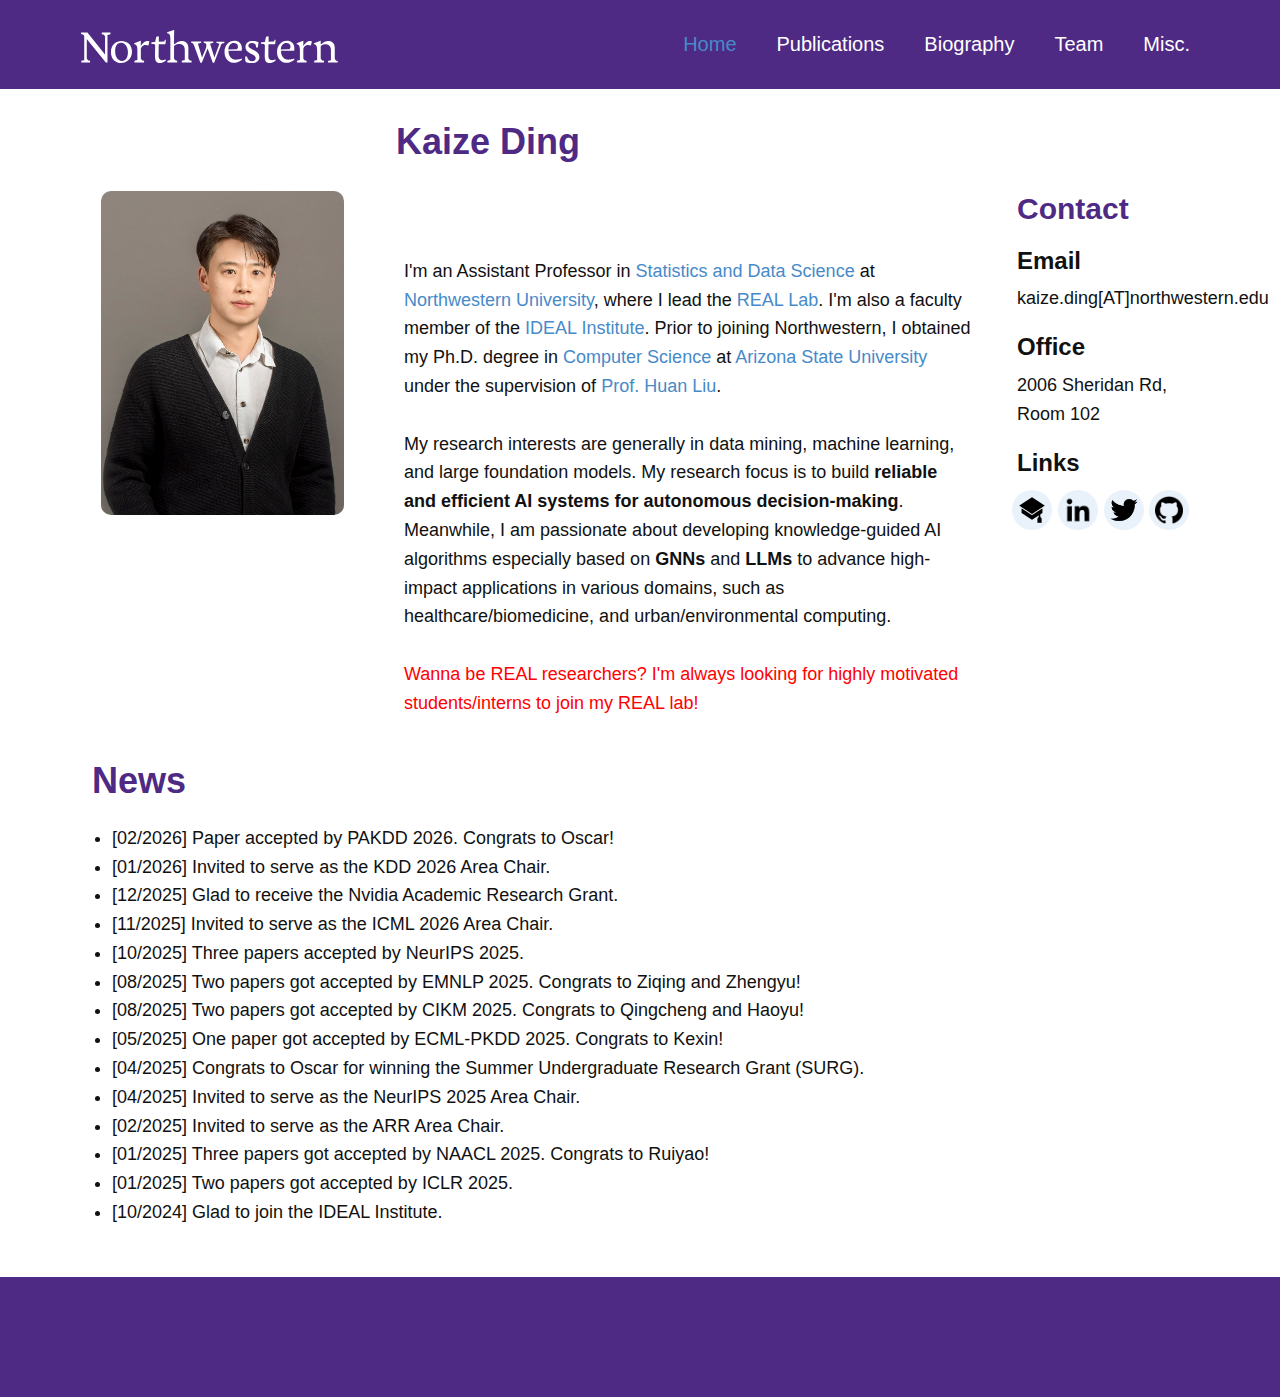
<file: index.html>
<!DOCTYPE html>
<html style="font-size: 16px;" lang="en"><head>
    <meta name="viewport" content="width=device-width, initial-scale=1.0">
    <meta charset="utf-8">
    <meta name="keywords" content="">
    <meta name="description" content="">
    <title>Home</title>
    <link rel="stylesheet" href="nicepage.css" media="screen">
<link rel="stylesheet" href="Home.css" media="screen">
    <script class="u-script" type="text/javascript" src="jquery.js" defer=""></script>
    <script class="u-script" type="text/javascript" src="nicepage.js" defer=""></script>
    <meta name="generator" content="Nicepage 5.10.10, nicepage.com">
    <link id="u-theme-google-font" rel="stylesheet" href="https://fonts.googleapis.com/css?family=Roboto:100,100i,300,300i,400,400i,500,500i,700,700i,900,900i|Open+Sans:300,300i,400,400i,500,500i,600,600i,700,700i,800,800i">
    
    
    
    <script type="application/ld+json">{
		"@context": "http://schema.org",
		"@type": "Organization",
		"name": "",
		"logo": "images/nu_white_logo.svg"
}</script>
    <meta name="theme-color" content="#478ac9">
    <meta property="og:title" content="Home">
    <meta property="og:type" content="website">
  <meta data-intl-tel-input-cdn-path="intlTelInput/"></head>
  <body data-home-page="Home.html" data-home-page-title="Home" class="u-body u-xl-mode" data-lang="en"><header class="u-clearfix u-custom-color-1 u-header u-header" id="sec-6aa5"><div class="u-clearfix u-sheet u-sheet-1">
        <nav class="u-menu u-menu-one-level u-offcanvas u-menu-1">
          <div class="menu-collapse" style="font-size: 1.25rem; letter-spacing: 0px; font-weight: 400;">
            <a class="u-button-style u-custom-left-right-menu-spacing u-custom-padding-bottom u-custom-top-bottom-menu-spacing u-nav-link u-text-active-palette-1-base u-text-hover-palette-2-base" href="#">
              <svg class="u-svg-link" viewBox="0 0 24 24"><use xmlns:xlink="http://www.w3.org/1999/xlink" xlink:href="#menu-hamburger"></use></svg>
              <svg class="u-svg-content" version="1.1" id="menu-hamburger" viewBox="0 0 16 16" x="0px" y="0px" xmlns:xlink="http://www.w3.org/1999/xlink" xmlns="http://www.w3.org/2000/svg"><g><rect y="1" width="16" height="2"></rect><rect y="7" width="16" height="2"></rect><rect y="13" width="16" height="2"></rect>
</g></svg>
            </a>
          </div>
          <div class="u-custom-menu u-nav-container">
            <ul class="u-nav u-unstyled u-nav-1"><li class="u-nav-item"><a class="u-button-style u-nav-link u-text-active-palette-1-base u-text-hover-palette-2-base" href="index.html" style="padding: 10px 20px;">Home</a>
</li><li class="u-nav-item"><a class="u-button-style u-nav-link u-text-active-palette-1-base u-text-hover-palette-2-base" href="Publications.html" style="padding: 10px 20px;">Publications</a>
</li><li class="u-nav-item"><a class="u-button-style u-nav-link u-text-active-palette-1-base u-text-hover-palette-2-base" href="Biography.html" style="padding: 10px 20px;">Biography</a>
</li><li class="u-nav-item"><a class="u-button-style u-nav-link u-text-active-palette-1-base u-text-hover-palette-2-base" href="Advising.html" style="padding: 10px 20px;">Team</a>
</li><li class="u-nav-item"><a class="u-button-style u-nav-link u-text-active-palette-1-base u-text-hover-palette-2-base" href="Misc.html" style="padding: 10px 20px;">Misc.</a>
</li></ul>
          </div>
          <div class="u-custom-menu u-nav-container-collapse">
            <div class="u-black u-container-style u-inner-container-layout u-opacity u-opacity-95 u-sidenav">
              <div class="u-inner-container-layout u-sidenav-overflow">
                <div class="u-menu-close"></div>
                <ul class="u-align-center u-nav u-popupmenu-items u-unstyled u-nav-2"><li class="u-nav-item"><a class="u-button-style u-nav-link" href="index.html">Home</a>
</li><li class="u-nav-item"><a class="u-button-style u-nav-link" href="Publications.html">Publications</a>
</li><li class="u-nav-item"><a class="u-button-style u-nav-link" href="Biography.html">Biography</a>
</li><li class="u-nav-item"><a class="u-button-style u-nav-link" href="Advising.html">Advising</a>
</li><li class="u-nav-item"><a class="u-button-style u-nav-link" href="Misc.html">Misc.</a>
</li></ul>
              </div>
            </div>
            <div class="u-black u-menu-overlay u-opacity u-opacity-70"></div>
          </div>
        </nav>
        <a href="https://www.northwestern.edu/" class="u-image u-logo u-image-1" data-image-width="300" data-image-height="38" title="Northwestern">
          <img src="images/nu_white_logo.svg" class="u-logo-image u-logo-image-1">
        </a>
      </div></header>
    <section class="u-clearfix u-section-1" id="sec-4684">
      <div class="u-clearfix u-sheet u-sheet-1">
        <div class="u-clearfix u-expanded-width u-gutter-0 u-layout-spacing-vertical u-layout-wrap u-layout-wrap-1">
          <div class="u-layout">
            <div class="u-layout-row">
              <div class="u-size-16-lg u-size-16-xl u-size-19-sm u-size-19-xs u-size-60-md">
                <div class="u-layout-row">
                  <div class="u-container-style u-layout-cell u-left-cell u-size-60 u-layout-cell-1" src="">
                    <div class="u-container-layout u-container-layout-1">
                      <img class="u-image u-image-round u-radius-10 u-image-1" src="images/kaize_2024.jpg" alt="" data-image-width="3024" data-image-height="4032">
                    </div>
                  </div>
                </div>
              </div>
              <div class="u-size-41-sm u-size-41-xs u-size-44-lg u-size-44-xl u-size-60-md">
                <div class="u-layout-col">
                  <div class="u-size-60">
                    <div class="u-layout-row">
                      <div class="u-align-left u-container-style u-layout-cell u-size-45 u-layout-cell-2">
                        <div class="u-container-layout u-container-layout-2">
                          <h3 class="u-text u-text-custom-color-1 u-text-1">Kaize Ding</h3>
                          <p class="u-text u-text-2"> I'm an Assistant Professor in <a href="https://statistics.northwestern.edu/index.html" class="u-active-none u-border-none u-btn u-button-link u-button-style u-hover-none u-none u-text-palette-1-base u-btn-1">Statistics and Data Science</a> at <a href="https://www.northwestern.edu/" class="u-active-none u-border-none u-btn u-button-link u-button-style u-hover-none u-none u-text-palette-1-base u-btn-2">Northwestern University</a>, where I lead the <a href="https://kaize0409.github.io/Advising.html" class="u-active-none u-border-none u-btn u-button-link u-button-style u-hover-none u-none u-text-palette-1-base u-btn-2">REAL Lab</a>. I'm also a faculty member of the <a href="https://www.ideal-institute.org/" class="u-active-none u-border-none u-btn u-button-link u-button-style u-hover-none u-none u-text-palette-1-base u-btn-6" target="_blank">IDEAL Institute</a>. Prior to joining Northwestern, I obtained my Ph.D. degree in <a href="http://cidse.engineering.asu.edu/" class="u-active-none u-border-none u-btn u-button-link u-button-style u-hover-none u-none u-text-palette-1-base u-btn-3" target="_blank">Computer Science</a> at <a href="http://www.asu.edu/" class="u-active-none u-border-none u-btn u-button-link u-button-style u-hover-none u-none u-text-palette-1-base u-btn-4">Arizona State University</a> under the supervision of <a href="http://www.public.asu.edu/~huanliu/" class="u-active-none u-border-none u-btn u-button-link u-button-style u-hover-none u-none u-text-palette-1-base u-btn-5">Prof. Huan Liu</a>. <br>
                            <br>My research interests are generally in data mining, machine learning, and large foundation models. My research focus is to build <strong>reliable and efficient AI systems for autonomous decision-making</strong>. Meanwhile, I am passionate about developing knowledge-guided AI algorithms especially based on <strong>GNNs</strong> and <strong>LLMs</strong> to advance high-impact applications in various domains, such as healthcare/biomedicine, and urban/environmental computing.<br>
                            <!--<br><ul class="u-custom-item u-text u-text-2">
			   <li> Reliable Machine Learning: Anomaly/OOD/Hallucination Detection, Machine Unlearning</li>	
			   <li> Data-Efficient Learning: Data Augmentation/Selection, Weakly-Supervised Learning, In-Context Learning</li>
			   <li> Graph Machine Learning: Graph Neural Networks, Graph Learning for Urban Computing and Healthcare</li>
	                  </ul><br>-->
			     <br><font color="red">Wanna be REAL researchers? I'm always looking for highly motivated students/interns to join my REAL lab!</font>
			  </p>
                        </div>
                      </div>
                      <div class="u-align-left u-container-style u-layout-cell u-right-cell u-size-15 u-layout-cell-3">
                        <div class="u-container-layout u-container-layout-3">
                          <h4 class="u-text u-text-custom-color-1 u-text-default u-text-3">Contact</h4>
                          <h5 class="u-text u-text-default u-text-4">Email</h5>
                          <p class="u-small-text u-text u-text-default u-text-variant u-text-5">kaize.ding[AT]northwestern.edu</p>
			  <h5 class="u-text u-text-default u-text-4">Office</h5>
                          <p class="u-small-text u-text u-text-default u-text-variant u-text-5">2006 Sheridan Rd, Room 102</p>
                          <h5 class="u-text u-text-default u-text-6">Links</h5><span class="u-file-icon u-icon u-icon-circle u-palette-1-light-3 u-icon-1" data-href="https://scholar.google.com/citations?user=PI3myr8AAAAJ" data-target="_blank"><img src="images/3465534-73bf183c.png" alt=""></span><span class="u-file-icon u-icon u-icon-circle u-palette-1-light-3 u-icon-2" data-href="https://twitter.com/kaize0409" data-target="_blank"><img src="images/3128212-c91374ef.png" alt=""></span><span class="u-file-icon u-icon u-icon-circle u-palette-1-light-3 u-icon-3" data-href="https://www.linkedin.com/in/kaize-ding-605a44109/" data-target="_blank"><img src="images/3128219-42abb4d8.png" alt=""></span><span class="u-file-icon u-icon u-icon-circle u-palette-1-light-3 u-icon-4" data-href="https://github.com/kaize0409" data-target="_blank"><img src="images/2111432-d1358bcd.png" alt=""></span>
                        </div>
                      </div>
                    </div>
                  </div>
                </div>
              </div>
            </div>
          </div>
        </div>
      </div>
    </section>
    <section class="u-align-left u-clearfix u-section-2" id="sec-e741">
      <div class="u-clearfix u-sheet u-sheet-1">
        <div class="u-list u-list-1">
          <div class="u-repeater u-repeater-1">
            <div class="u-container-style u-list-item u-repeater-item">
              <div class="u-container-layout u-similar-container u-container-layout-1">
                <h3 class="u-custom-item u-text u-text-custom-color-1 u-text-1">News</h3>
                <ul class="u-custom-item u-text u-text-2">
		   <li>[02/2026] Paper accepted by PAKDD 2026. Congrats to Oscar!</li>
		   <li>[01/2026] Invited to serve as the KDD 2026 Area Chair.</li>
		   <li>[12/2025] Glad to receive the Nvidia Academic Research Grant.</li>
		   <li>[11/2025] Invited to serve as the ICML 2026 Area Chair.</li>
		   <li>[10/2025] Three papers accepted by NeurIPS 2025.</li>
		   <li>[08/2025] Two papers got accepted by EMNLP 2025. Congrats to Ziqing and Zhengyu!</li>
		   <li>[08/2025] Two papers got accepted by CIKM 2025. Congrats to Qingcheng and Haoyu!</li>
		   <li>[05/2025] One paper got accepted by ECML-PKDD 2025. Congrats to Kexin!</li>
		   <!--<li>[05/2025] <font color="red"> A new postdoc postion on AI4Health is opening now! More details can be found <a href="Openings.html">here</a>.</font></li>-->
		   <li>[04/2025] Congrats to Oscar for winning the Summer Undergraduate Research Grant (SURG).</li>
		   <li>[04/2025] Invited to serve as the NeurIPS 2025 Area Chair.</li>
		   <li>[02/2025] Invited to serve as the ARR Area Chair.</li>
		   <li>[01/2025] Three papers got accepted by NAACL 2025. Congrats to Ruiyao!</li>
		   <li>[01/2025] Two papers got accepted by ICLR 2025.</li>
		   <li>[10/2024] Glad to join the IDEAL Institute.</li>
                </ul>
              </div>
            </div>
          </div>
        </div>
      </div>
    </section>
    
    
    <footer class="u-align-center u-clearfix u-custom-color-1 u-footer u-footer" id="sec-a980"><div class="u-clearfix u-sheet u-sheet-1">
      </div></footer>
  
</body></html>
</file>
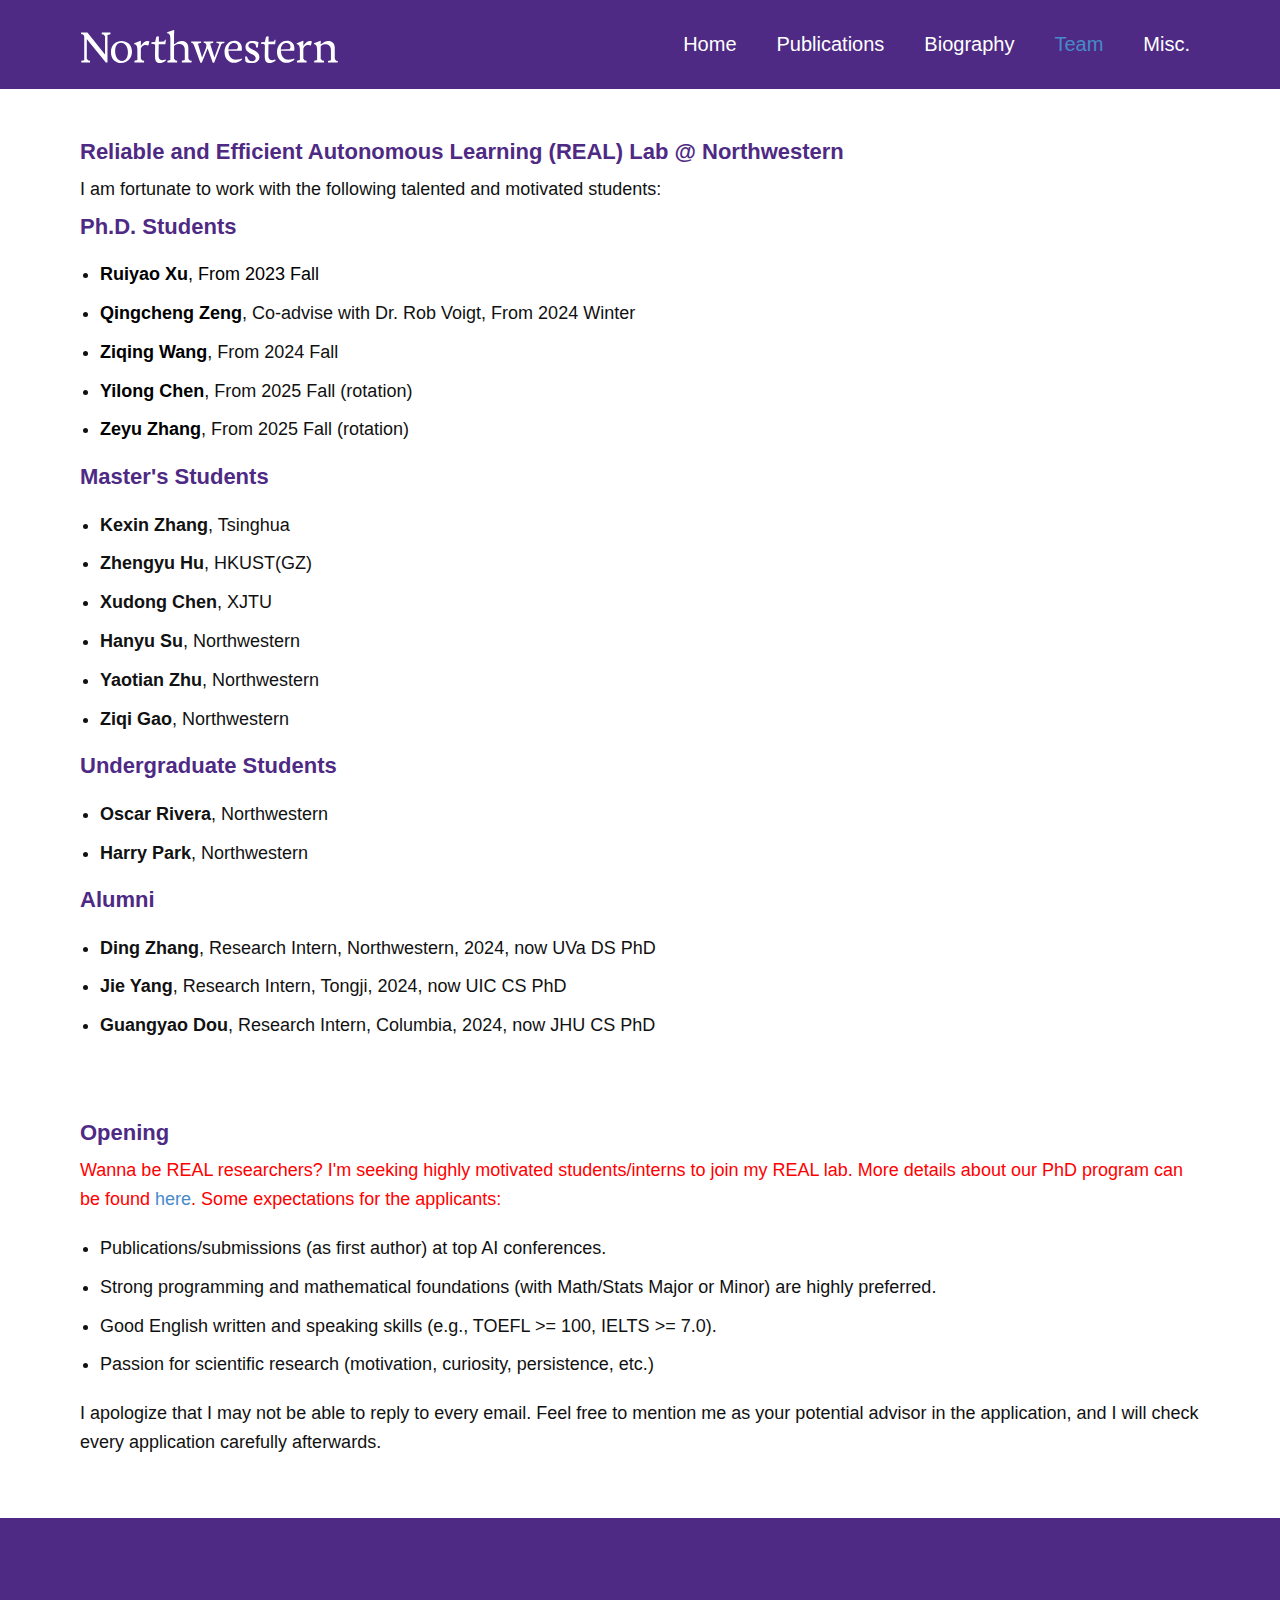
<file: Advising.html>
<!DOCTYPE html>
<html style="font-size: 16px;" lang="en"><head>
    <meta name="viewport" content="width=device-width, initial-scale=1.0">
    <meta charset="utf-8">
    <meta name="keywords" content="">
    <meta name="description" content="">
    <title>Advising</title>
    <link rel="stylesheet" href="nicepage.css" media="screen">
<link rel="stylesheet" href="Advising.css" media="screen">
    <script class="u-script" type="text/javascript" src="jquery.js" defer=""></script>
    <script class="u-script" type="text/javascript" src="nicepage.js" defer=""></script>
    <meta name="generator" content="Nicepage 5.10.10, nicepage.com">
    <link id="u-theme-google-font" rel="stylesheet" href="https://fonts.googleapis.com/css?family=Roboto:100,100i,300,300i,400,400i,500,500i,700,700i,900,900i|Open+Sans:300,300i,400,400i,500,500i,600,600i,700,700i,800,800i">
    
    
    
    <script type="application/ld+json">{
		"@context": "http://schema.org",
		"@type": "Organization",
		"name": "",
		"logo": "images/nu_white_logo.svg"
}</script>
    <meta name="theme-color" content="#478ac9">
    <meta property="og:title" content="Advising">
    <meta property="og:type" content="website">
  <meta data-intl-tel-input-cdn-path="intlTelInput/"></head>
  <body class="u-body u-xl-mode" data-lang="en"><header class="u-clearfix u-custom-color-1 u-header u-header" id="sec-6aa5"><div class="u-clearfix u-sheet u-sheet-1">
        <nav class="u-menu u-menu-one-level u-offcanvas u-menu-1">
          <div class="menu-collapse" style="font-size: 1.25rem; letter-spacing: 0px; font-weight: 400;">
            <a class="u-button-style u-custom-left-right-menu-spacing u-custom-padding-bottom u-custom-top-bottom-menu-spacing u-nav-link u-text-active-palette-1-base u-text-hover-palette-2-base" href="#">
              <svg class="u-svg-link" viewBox="0 0 24 24"><use xmlns:xlink="http://www.w3.org/1999/xlink" xlink:href="#menu-hamburger"></use></svg>
              <svg class="u-svg-content" version="1.1" id="menu-hamburger" viewBox="0 0 16 16" x="0px" y="0px" xmlns:xlink="http://www.w3.org/1999/xlink" xmlns="http://www.w3.org/2000/svg"><g><rect y="1" width="18" height="2"></rect><rect y="7" width="18" height="2"></rect><rect y="13" width="18" height="2"></rect>
</g></svg>
            </a>
          </div>
          <div class="u-custom-menu u-nav-container">
            <ul class="u-nav u-unstyled u-nav-1"><li class="u-nav-item"><a class="u-button-style u-nav-link u-text-active-palette-1-base u-text-hover-palette-2-base" href="index.html" style="padding: 10px 20px;">Home</a>
</li><li class="u-nav-item"><a class="u-button-style u-nav-link u-text-active-palette-1-base u-text-hover-palette-2-base" href="Publications.html" style="padding: 10px 20px;">Publications</a>
</li><li class="u-nav-item"><a class="u-button-style u-nav-link u-text-active-palette-1-base u-text-hover-palette-2-base" href="Biography.html" style="padding: 10px 20px;">Biography</a>
</li><li class="u-nav-item"><a class="u-button-style u-nav-link u-text-active-palette-1-base u-text-hover-palette-2-base" href="Advising.html" style="padding: 10px 20px;">Team</a>
</li><li class="u-nav-item"><a class="u-button-style u-nav-link u-text-active-palette-1-base u-text-hover-palette-2-base" href="Misc.html" style="padding: 10px 20px;">Misc.</a>
</li></ul>
          </div>
          <div class="u-custom-menu u-nav-container-collapse">
            <div class="u-black u-container-style u-inner-container-layout u-opacity u-opacity-95 u-sidenav">
              <div class="u-inner-container-layout u-sidenav-overflow">
                <div class="u-menu-close"></div>
                <ul class="u-align-center u-nav u-popupmenu-items u-unstyled u-nav-2"><li class="u-nav-item"><a class="u-button-style u-nav-link" href="index.html">Home</a>
</li><li class="u-nav-item"><a class="u-button-style u-nav-link" href="Publications.html">Publications</a>
</li><li class="u-nav-item"><a class="u-button-style u-nav-link" href="Biography.html">Biography</a>
</li><li class="u-nav-item"><a class="u-button-style u-nav-link" href="Advising.html">Advising</a>
</li><li class="u-nav-item"><a class="u-button-style u-nav-link" href="Misc.html">Misc.</a>
</li></ul>
              </div>
            </div>
            <div class="u-black u-menu-overlay u-opacity u-opacity-70"></div>
          </div>
        </nav>
        <a href="https://www.northwestern.edu/" class="u-image u-logo u-image-1" data-image-width="300" data-image-height="38" title="Northwestern">
          <img src="images/nu_white_logo.svg" class="u-logo-image u-logo-image-1">
        </a>
      </div></header>


    <section class="u-clearfix u-container-align-center u-section-1" id="sec-e0a6">
      <div class="u-clearfix u-sheet u-valign-middle-md u-valign-middle-sm u-valign-middle-xs u-sheet-1">
        <div class="u-expanded-width u-list u-list-1">
          <div class="u-repeater u-repeater-1">
            <div class="u-container-style u-list-item u-repeater-item">
              <div class="u-container-layout u-similar-container u-container-layout-1">
	        <h3 class="u-text u-text-custom-color-1 u-text-default u-text-1">Reliable and Efficient Autonomous Learning (REAL) Lab @ Northwestern</h3>
		<p class="u-text u-text-2"> I am fortunate to work with the following talented and motivated students: </p>
                <h3 class="u-text u-text-custom-color-1 u-text-default u-text-1">Ph.D. Students</h3>
                <ul class="u-spacing-10 u-text u-text-default u-text-10">
                  <li> <strong><a href="" style="color: black; text-decoration: none;" target="_blank">Ruiyao Xu</strong>, From 2023 Fall 
                  </li>
	          <li> <strong><a href="https://qcznlp.github.io/" style="color: black; text-decoration: none;" target="_blank">Qingcheng Zeng</a></strong>, Co-advise with Dr. Rob Voigt, From 2024 Winter 
                  </li>		
		  <li> <strong><a href="https://alexandrewang915.github.io/" style="color: black; text-decoration: none;" target="_blank">Ziqing Wang</a></strong>, From 2024 Fall 
                  </li>
			  <li> <strong><a href="" style="color: black; text-decoration: none;" target="_blank">Yilong Chen</a></strong>, From 2025 Fall (rotation)
                  </li>
		  	  <li> <strong><a href="" style="color: black; text-decoration: none;" target="_blank">Zeyu Zhang</a></strong>, From 2025 Fall (rotation)
                  </li>
                </ul>

		<h3 class="u-text u-text-custom-color-1 u-text-default u-text-1">Master's Students</h3>
                <ul class="u-spacing-10 u-text u-text-default u-text-11">
		  <li> <strong>Kexin Zhang</strong>, Tsinghua
                  </li>
		  <li> <strong>Zhengyu Hu</strong>, HKUST(GZ)
                  </li>
		  <li> <strong>Xudong Chen</strong>, XJTU
                  </li>
		  <li> <strong>Hanyu Su</strong>, Northwestern
                  </li>
		  <li> <strong>Yaotian Zhu</strong>, Northwestern
                  </li>
		  <li> <strong>Ziqi Gao</strong>, Northwestern
                  </li>	
                </ul>
		<h3 class="u-text u-text-custom-color-1 u-text-default u-text-1">Undergraduate Students</h3>
                <ul class="u-spacing-10 u-text u-text-default u-text-11">
		  <li> <strong>Oscar Rivera</strong>, Northwestern
                  </li>
		  <li> <strong>Harry Park</strong>, Northwestern
                  </li>
                </ul>
		<h3 class="u-text u-text-custom-color-1 u-text-default u-text-1">Alumni</h3>
		<ul class="u-spacing-10 u-text u-text-default u-text-11">
		  <li> <strong>Ding Zhang</strong>, Research Intern, Northwestern, 2024, now UVa DS PhD
                  </li>
		  <li> <strong>Jie Yang</strong>, Research Intern, Tongji, 2024, now UIC CS PhD
                  </li>		
		  <li> <strong>Guangyao Dou</strong>, Research Intern, Columbia, 2024, now JHU CS PhD
                  </li>
                </ul>
              </div>
    </section>

  <section class="u-clearfix u-container-align-center u-section-1">
      <div class="u-clearfix u-sheet u-valign-middle-md u-valign-middle-sm u-valign-middle-xs u-sheet-1">
        <div class="u-expanded-width u-list u-list-1">
          <div class="u-repeater u-repeater-1">
            <div class="u-container-style u-list-item u-repeater-item">
              <div class="u-container-layout u-similar-container u-container-layout-1">
         	<h3 class="u-text u-text-custom-color-1 u-text-default u-text-1">Opening</h3>
		      <p class="u-text u-text-2"><font color="red">Wanna be REAL researchers? I'm seeking highly motivated students/interns to join my REAL lab. More details about our PhD program can be found <a href="https://statistics.northwestern.edu/graduate/phd-program/index.html">here</a>. Some expectations for the applicants: </font></p>
		      <ul class="u-spacing-10 u-text u-text-default u-text-11">
	                  <li> Publications/submissions (as first author) at top AI conferences. </li>
			  <li> Strong programming and mathematical foundations (with Math/Stats Major or Minor) are highly preferred. </li>
			  <li> Good English written and speaking skills (e.g., TOEFL >= 100, IELTS >= 7.0). </li> 
			  <li> Passion for scientific research (motivation, curiosity, persistence, etc.) </li> 
	              </ul>
		      <p class="u-text u-text-2">I apologize that I may not be able to reply to every email. Feel free to mention me as your potential advisor in the application, and I will check every application carefully afterwards.</p>
		</div>
	</div>
        </div>
      </div>
      </div>
    </section>
    <br>
    <br>

		    
    
    
    <footer class="u-align-center u-clearfix u-custom-color-1 u-footer u-footer" id="sec-a980"><div class="u-clearfix u-sheet u-sheet-1">
        <!--<p class="u-small-text u-text u-text-variant u-text-1">Last Update May 2024</p>-->
      </div></footer>
  
</body></html>
</file>
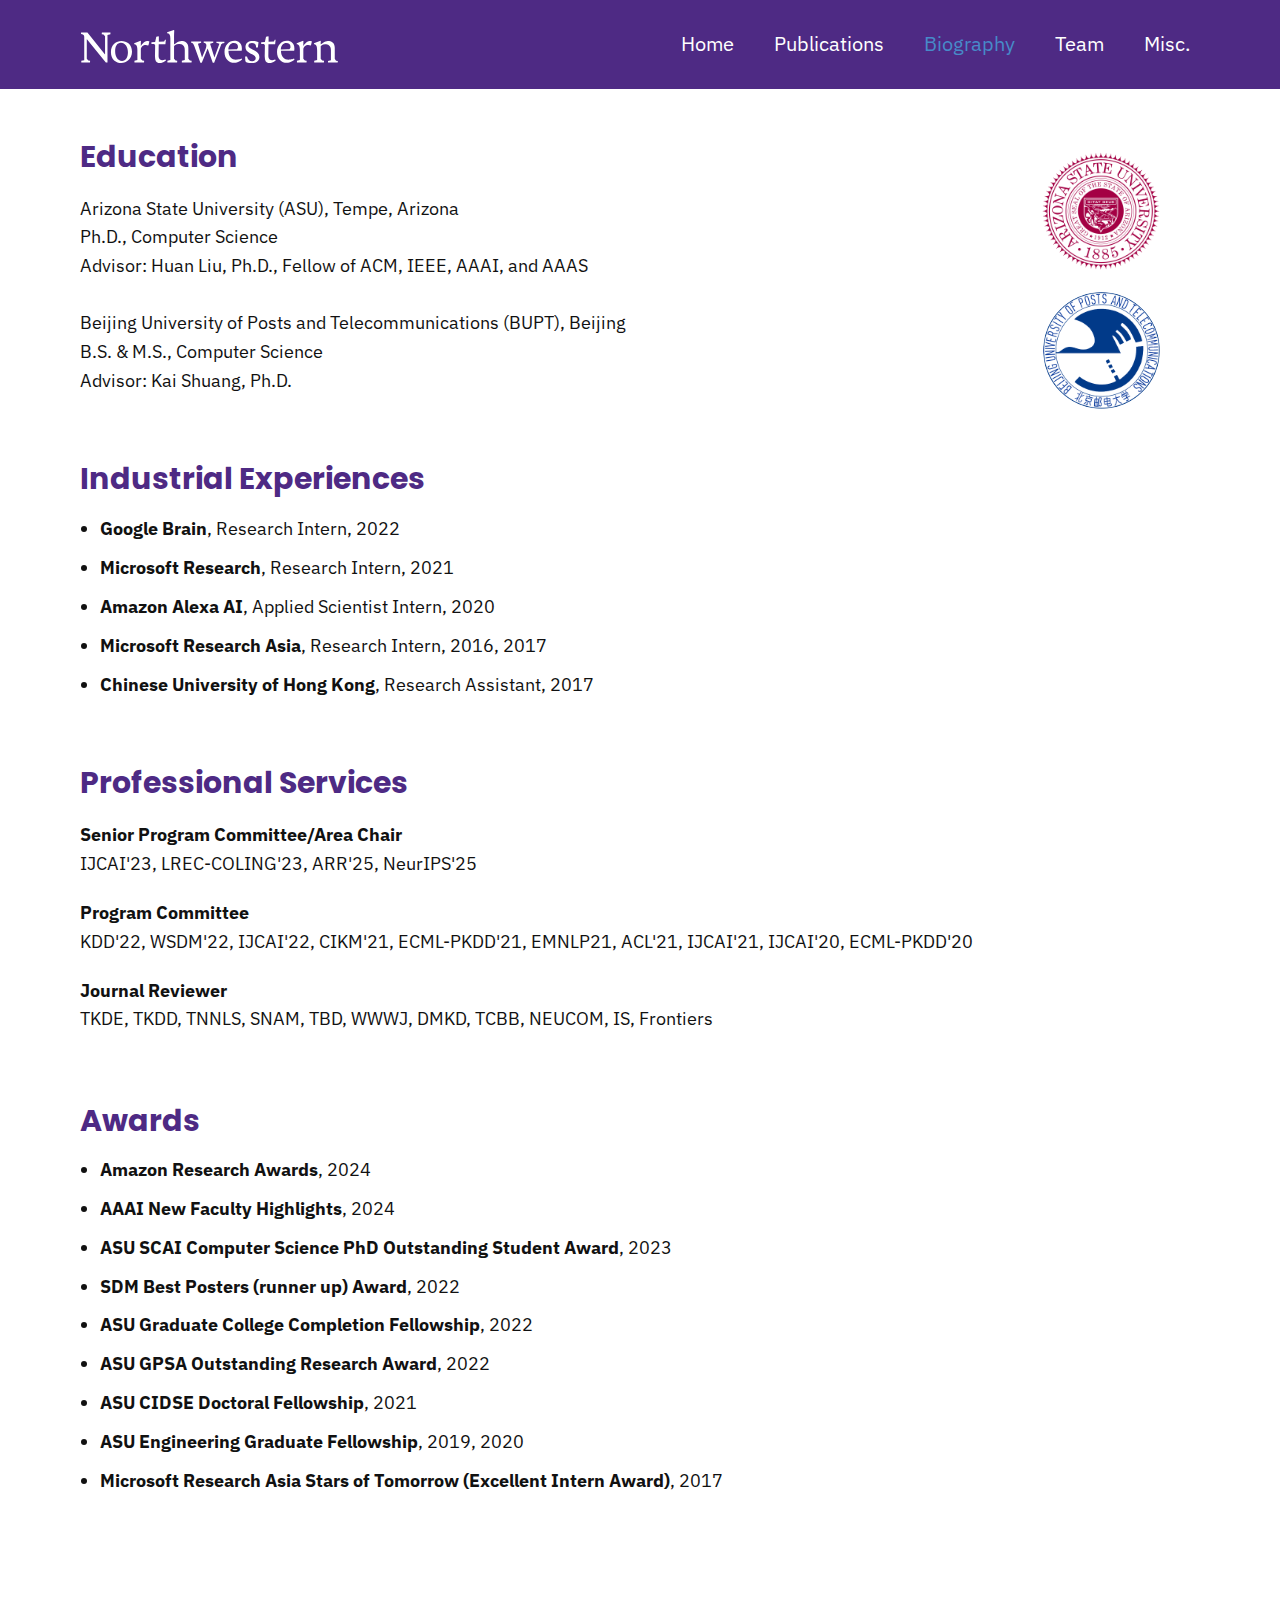
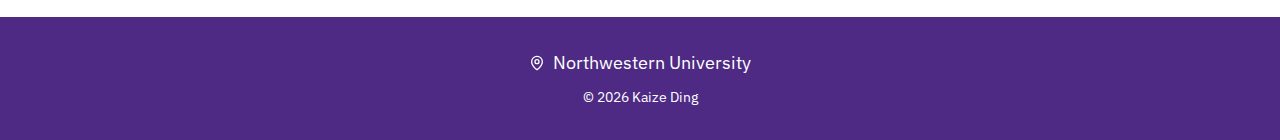
<file: Biography.html>
<!DOCTYPE html>
<html style="font-size: 16px;" lang="en"><head>
    <meta name="viewport" content="width=device-width, initial-scale=1.0">
    <meta charset="utf-8">
    <meta name="keywords" content="">
    <meta name="description" content="">
    <title>Biography</title>
    <link rel="stylesheet" href="nicepage.css" media="screen">
<link rel="stylesheet" href="Biography.css" media="screen">
    <script class="u-script" type="text/javascript" src="jquery.js" defer=""></script>
    <script class="u-script" type="text/javascript" src="nicepage.js" defer=""></script>
    <meta name="generator" content="Nicepage 5.10.10, nicepage.com">
    <link id="u-theme-google-font" rel="stylesheet" href="https://fonts.googleapis.com/css2?family=Poppins:ital,wght@0,300;0,400;0,500;0,600;0,700;0,800;0,900;1,300;1,400;1,500;1,600;1,700&family=IBM+Plex+Sans:ital,wght@0,300;0,400;0,500;0,600;0,700;1,300;1,400;1,500;1,600;1,700&display=swap">
    
    
    <script type="application/ld+json">{
		"@context": "http://schema.org",
		"@type": "Organization",
		"name": "",
		"logo": "images/nu_white_logo.svg"
}</script>
    <meta name="theme-color" content="#478ac9">
    <meta property="og:title" content="Biography">
    <meta property="og:type" content="website">
  <meta data-intl-tel-input-cdn-path="intlTelInput/"></head>
  <body class="u-body u-xl-mode" data-lang="en"><header class="u-clearfix u-custom-color-1 u-header u-header" id="sec-6aa5"><div class="u-clearfix u-sheet u-sheet-1">
        <nav class="u-menu u-menu-one-level u-offcanvas u-menu-1">
          <div class="menu-collapse" style="font-size: 1.25rem; letter-spacing: 0px; font-weight: 400;">
            <a class="u-button-style u-custom-left-right-menu-spacing u-custom-padding-bottom u-custom-top-bottom-menu-spacing u-nav-link u-text-active-palette-1-base u-text-hover-palette-2-base" href="#">
              <svg class="u-svg-link" viewBox="0 0 24 24"><use xmlns:xlink="http://www.w3.org/1999/xlink" xlink:href="#menu-hamburger"></use></svg>
              <svg class="u-svg-content" version="1.1" id="menu-hamburger" viewBox="0 0 16 16" x="0px" y="0px" xmlns:xlink="http://www.w3.org/1999/xlink" xmlns="http://www.w3.org/2000/svg"><g><rect y="1" width="16" height="2"></rect><rect y="7" width="16" height="2"></rect><rect y="13" width="16" height="2"></rect>
</g></svg>
            </a>
          </div>
          <div class="u-custom-menu u-nav-container">
            <ul class="u-nav u-unstyled u-nav-1"><li class="u-nav-item"><a class="u-button-style u-nav-link u-text-active-palette-1-base u-text-hover-palette-2-base" href="index.html" style="padding: 10px 20px;">Home</a>
</li><li class="u-nav-item"><a class="u-button-style u-nav-link u-text-active-palette-1-base u-text-hover-palette-2-base" href="Publications.html" style="padding: 10px 20px;">Publications</a>
</li><li class="u-nav-item"><a class="u-button-style u-nav-link u-text-active-palette-1-base u-text-hover-palette-2-base" href="Biography.html" style="padding: 10px 20px;">Biography</a>
</li><li class="u-nav-item"><a class="u-button-style u-nav-link u-text-active-palette-1-base u-text-hover-palette-2-base" href="Advising.html" style="padding: 10px 20px;">Team</a>
</li><li class="u-nav-item"><a class="u-button-style u-nav-link u-text-active-palette-1-base u-text-hover-palette-2-base" href="Misc.html" style="padding: 10px 20px;">Misc.</a>
</li></ul>
          </div>
          <div class="u-custom-menu u-nav-container-collapse">
            <div class="u-black u-container-style u-inner-container-layout u-opacity u-opacity-95 u-sidenav">
              <div class="u-inner-container-layout u-sidenav-overflow">
                <div class="u-menu-close"></div>
                <ul class="u-align-center u-nav u-popupmenu-items u-unstyled u-nav-2"><li class="u-nav-item"><a class="u-button-style u-nav-link" href="index.html">Home</a>
</li><li class="u-nav-item"><a class="u-button-style u-nav-link" href="Publications.html">Publications</a>
</li><li class="u-nav-item"><a class="u-button-style u-nav-link" href="Biography.html">Biography</a>
</li><li class="u-nav-item"><a class="u-button-style u-nav-link" href="Advising.html">Advising</a>
</li><li class="u-nav-item"><a class="u-button-style u-nav-link" href="Misc.html">Misc.</a>
</li></ul>
              </div>
            </div>
            <div class="u-black u-menu-overlay u-opacity u-opacity-70"></div>
          </div>
        </nav>
        <a href="https://www.northwestern.edu/" class="u-image u-logo u-image-1" data-image-width="300" data-image-height="38" title="Northwestern">
          <img src="images/nu_white_logo.svg" class="u-logo-image u-logo-image-1">
        </a>
      </div></header>
    <section class="u-clearfix u-section-1" id="sec-e0a6">
      <div class="u-clearfix u-sheet u-valign-middle-md u-valign-middle-sm u-valign-middle-xs u-sheet-1">
        <div class="u-expanded-width u-list u-list-1">
          <div class="u-repeater u-repeater-1">
            <div class="u-container-style u-list-item u-repeater-item">
              <div class="u-container-layout u-similar-container u-container-layout-1">
                <h3 class="u-text u-text-custom-color-1 u-text-default u-text-1">Education</h3>
                <img class="u-image u-image-circle u-image-contain u-preserve-proportions u-image-1" src="images/Arizona_State_University_seal.svg.png" alt="" data-image-width="1200" data-image-height="1200">
                <p class="u-spacing-10 u-text u-text-default u-text-2">Arizona State University (ASU), Tempe, Arizona<br> Ph.D., Computer Science&nbsp;<br>Advisor: Huan Liu, Ph.D., Fellow of ACM, IEEE, AAAI, and AAAS&nbsp;
                </p>
                <img class="u-image u-image-circle u-image-contain u-preserve-proportions u-image-2" src="images/BUPT_LOGO.png" alt="" data-image-width="316" data-image-height="316">
                <p class="u-spacing-10 u-text u-text-default u-text-3"> Beijing University of Posts and Telecommunications (BUPT), Beijing<br>B.S. &amp; M.S., Computer Science&nbsp;<br> Advisor: Kai Shuang, Ph.D.&nbsp;
                </p>
              </div>
            </div>
          </div>
        </div>
        <div class="u-expanded-width u-list u-list-2">
          <div class="u-repeater u-repeater-2">
            <div class="u-container-style u-list-item u-repeater-item">
              <div class="u-container-layout u-similar-container u-container-layout-2">
                <h3 class="u-text u-text-custom-color-1 u-text-default u-text-4">Industrial Experiences</h3>
                <ul class="u-spacing-10 u-text u-text-default u-text-5">
                  <li><b>Google Brain</b>, Research Intern, 2022
                  </li>
                  <li><b>Microsoft Research</b>, Research Intern, 2021
                  </li>
                  <li><b>Amazon Alexa AI</b>, Applied Scientist Intern, 2020
                  </li>
                  <li><b>Microsoft Research Asia</b>, Research Intern, 2016, 2017
                  </li>
                  <li><b>Chinese University of Hong Kong</b>, Research Assistant, 2017
                  </li>
                 
                </ul>
              </div>
            </div>
          </div>
        </div>
        <div class="u-expanded-width u-list u-list-3">
          <div class="u-repeater u-repeater-3">
            <div class="u-container-style u-list-item u-repeater-item">
              <div class="u-container-layout u-similar-container u-container-layout-3">
                <h3 class="u-text u-text-custom-color-1 u-text-default u-text-6">Professional Services</h3>
		<p class="u-spacing-10 u-text u-text-default "><b>Senior Program Committee/Area Chair</b>
                  <br>IJCAI'23, LREC-COLING'23, ARR'25, NeurIPS'25
                </p>
                <p class="u-spacing-10 u-text u-text-default u-text-7"><b>Program Committee</b>
                  <br>KDD'22, WSDM'22, IJCAI'22, CIKM'21, ECML-PKDD'21, EMNLP21, ACL'21, IJCAI'21, IJCAI'20, ECML-PKDD'20
                </p>
                <p class="u-spacing-10 u-text u-text-default u-text-8"><b>Journal Reviewer</b>
                  <br>TKDE, TKDD, TNNLS, SNAM, TBD, WWWJ, DMKD, TCBB, NEUCOM, IS, Frontiers
                </p>
                <h3 class="u-text u-text-custom-color-1 u-text-default u-text-9">Awards</h3>
                <ul class="u-spacing-10 u-text u-text-default u-text-10">
		  <li><b>Amazon Research Awards</b>, 2024
                  </li>	
		  <li><b>AAAI New Faculty Highlights</b>, 2024
                  </li>
		  <li><b>ASU SCAI Computer Science PhD Outstanding Student Award</b>, 2023
                  </li>
                  <li><b>SDM Best Posters (runner up) Award</b>, 2022
                  </li>
                  <li><b>ASU Graduate College Completion Fellowship</b>, 2022
                  </li>
                  <li><b>ASU GPSA Outstanding Research Award</b>, 2022
                  </li>
                  <li><b>ASU CIDSE Doctoral Fellowship</b>, 2021
                  </li>
                  <li><b>ASU Engineering Graduate Fellowship</b>, 2019, 2020
                  </li>
                  <li><b>Microsoft Research Asia Stars of Tomorrow (Excellent Intern Award)</b>, 2017
                  </li>
                </ul>
              </div>
            </div>
          </div>
        </div>
      </div>
    </section>
    
    
    <footer class="u-align-center u-clearfix u-footer u-footer" id="sec-a980" style="background-color: #4e2a84; color: #ffffff; padding: 2rem 0; margin-top: 5rem; text-align: center;">
      <div class="u-clearfix u-sheet u-sheet-1" style="min-height: auto;">
        <div style="display: flex; align-items: center; gap: 0.5rem; justify-content: center;">
          <svg xmlns="http://www.w3.org/2000/svg" width="16" height="16" viewBox="0 0 24 24" fill="none" stroke="currentColor" stroke-width="2" stroke-linecap="round" stroke-linejoin="round" style="vertical-align: middle;"><path d="M20 10c0 4.993-5.539 10.193-7.399 11.799a1 1 0 0 1-1.202 0C9.539 20.193 4 14.993 4 10a8 8 0 0 1 16 0"/><circle cx="12" cy="10" r="3"/></svg>
          <span style="font-size: 1.1rem;">Northwestern University</span>
        </div>
        <p style="margin: 0.5rem 0 0; font-size: 0.9rem;">&copy; 2026 Kaize Ding</p>
      </div>
    </footer>
  
</body></html>
</file>
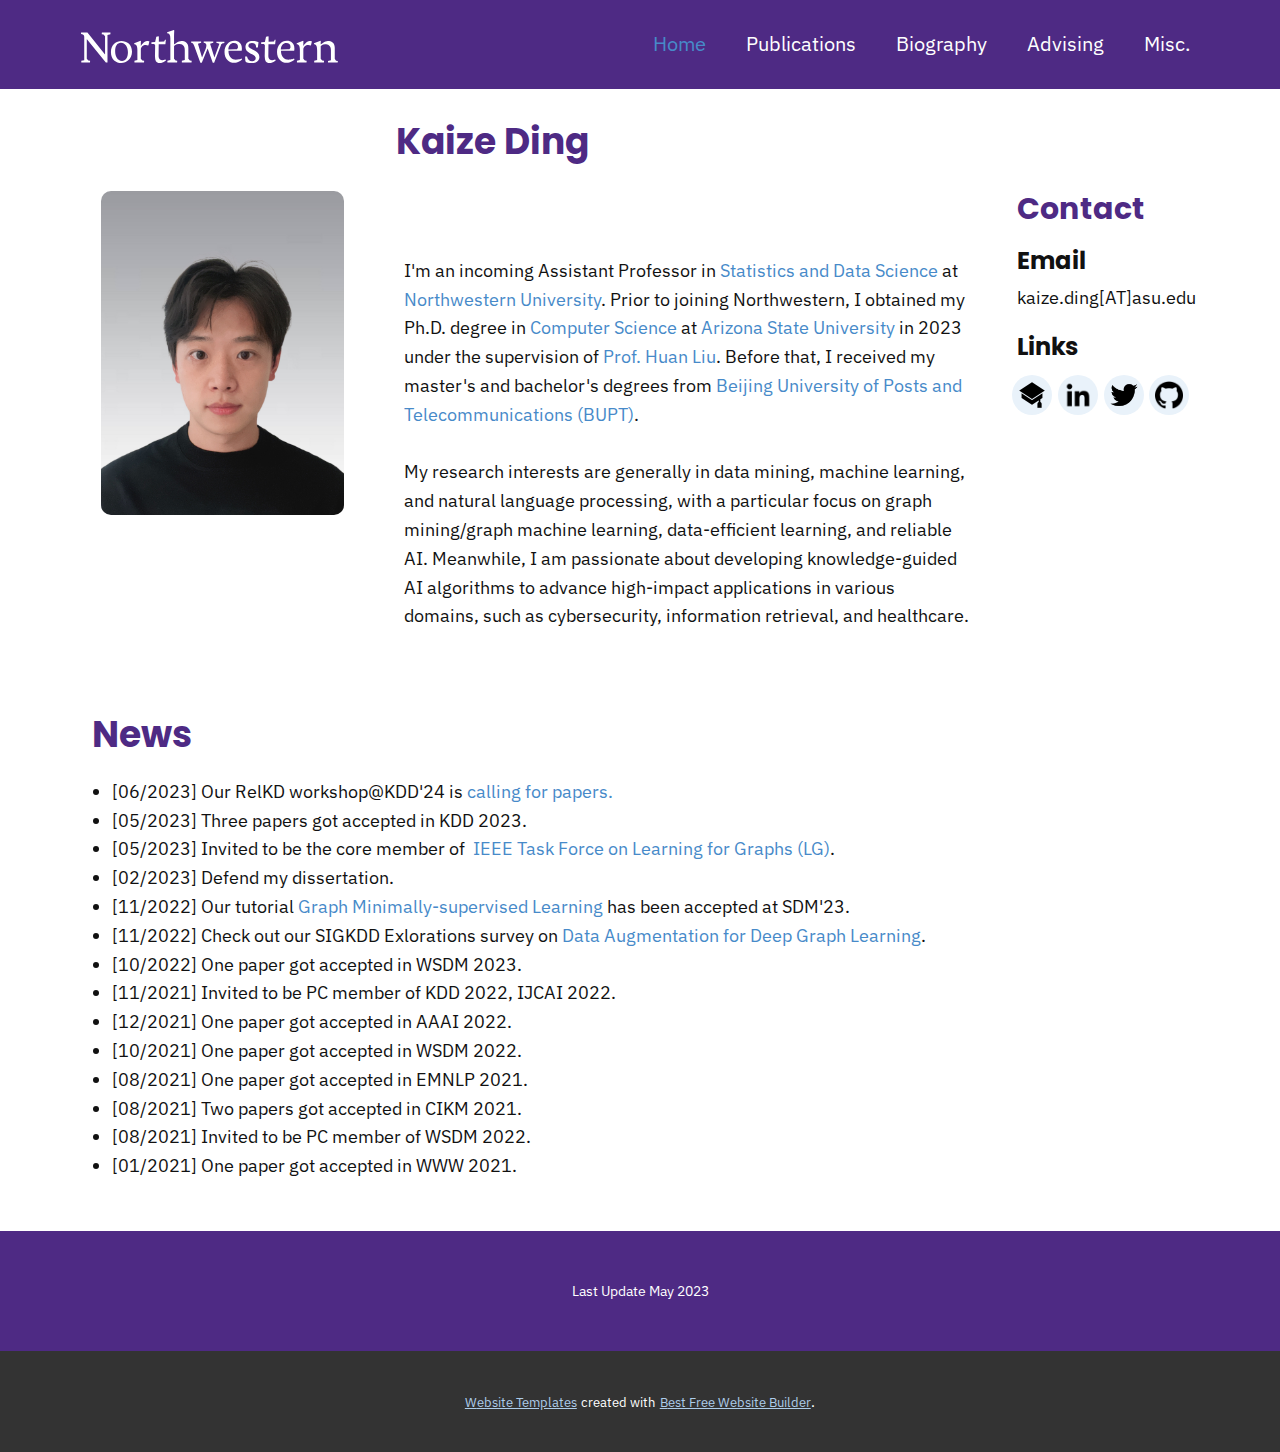
<file: Home.html>
<!DOCTYPE html>
<html style="font-size: 16px;" lang="en"><head>
    <meta name="viewport" content="width=device-width, initial-scale=1.0">
    <meta charset="utf-8">
    <meta name="keywords" content="">
    <meta name="description" content="">
    <title>Home</title>
    <link rel="stylesheet" href="nicepage.css" media="screen">
<link rel="stylesheet" href="Home.css" media="screen">
    <script class="u-script" type="text/javascript" src="jquery.js" defer=""></script>
    <script class="u-script" type="text/javascript" src="nicepage.js" defer=""></script>
    <meta name="generator" content="Nicepage 5.10.10, nicepage.com">
    <link id="u-theme-google-font" rel="stylesheet" href="https://fonts.googleapis.com/css2?family=Poppins:ital,wght@0,300;0,400;0,500;0,600;0,700;0,800;0,900;1,300;1,400;1,500;1,600;1,700&family=IBM+Plex+Sans:ital,wght@0,300;0,400;0,500;0,600;0,700;1,300;1,400;1,500;1,600;1,700&display=swap">
    
    
    
    <script type="application/ld+json">{
		"@context": "http://schema.org",
		"@type": "Organization",
		"name": "",
		"logo": "images/nu_white_logo.svg"
}</script>
    <meta name="theme-color" content="#478ac9">
    <meta property="og:title" content="Home">
    <meta property="og:type" content="website">
  <meta data-intl-tel-input-cdn-path="intlTelInput/"></head>
  <body class="u-body u-xl-mode" data-lang="en"><header class="u-clearfix u-custom-color-1 u-header u-header" id="sec-6aa5"><div class="u-clearfix u-sheet u-sheet-1">
        <nav class="u-menu u-menu-one-level u-offcanvas u-menu-1">
          <div class="menu-collapse" style="font-size: 1.25rem; letter-spacing: 0px; font-weight: 400;">
            <a class="u-button-style u-custom-left-right-menu-spacing u-custom-padding-bottom u-custom-top-bottom-menu-spacing u-nav-link u-text-active-palette-1-base u-text-hover-palette-2-base" href="#">
              <svg class="u-svg-link" viewBox="0 0 24 24"><use xmlns:xlink="http://www.w3.org/1999/xlink" xlink:href="#menu-hamburger"></use></svg>
              <svg class="u-svg-content" version="1.1" id="menu-hamburger" viewBox="0 0 16 16" x="0px" y="0px" xmlns:xlink="http://www.w3.org/1999/xlink" xmlns="http://www.w3.org/2000/svg"><g><rect y="1" width="16" height="2"></rect><rect y="7" width="16" height="2"></rect><rect y="13" width="16" height="2"></rect>
</g></svg>
            </a>
          </div>
          <div class="u-custom-menu u-nav-container">
            <ul class="u-nav u-unstyled u-nav-1"><li class="u-nav-item"><a class="u-button-style u-nav-link u-text-active-palette-1-base u-text-hover-palette-2-base" href="index.html" style="padding: 10px 20px;">Home</a>
</li><li class="u-nav-item"><a class="u-button-style u-nav-link u-text-active-palette-1-base u-text-hover-palette-2-base" href="Publications.html" style="padding: 10px 20px;">Publications</a>
</li><li class="u-nav-item"><a class="u-button-style u-nav-link u-text-active-palette-1-base u-text-hover-palette-2-base" href="Biography.html" style="padding: 10px 20px;">Biography</a>
</li><li class="u-nav-item"><a class="u-button-style u-nav-link u-text-active-palette-1-base u-text-hover-palette-2-base" href="Advisings.html" style="padding: 10px 20px;">Advising</a>
</li><li class="u-nav-item"><a class="u-button-style u-nav-link u-text-active-palette-1-base u-text-hover-palette-2-base" href="Misc.html" style="padding: 10px 20px;">Misc.</a>
</li></ul>
          </div>
          <div class="u-custom-menu u-nav-container-collapse">
            <div class="u-black u-container-style u-inner-container-layout u-opacity u-opacity-95 u-sidenav">
              <div class="u-inner-container-layout u-sidenav-overflow">
                <div class="u-menu-close"></div>
                <ul class="u-align-center u-nav u-popupmenu-items u-unstyled u-nav-2"><li class="u-nav-item"><a class="u-button-style u-nav-link" href="index.html">Home</a>
</li><li class="u-nav-item"><a class="u-button-style u-nav-link" href="Publications.html">Publications</a>
</li><li class="u-nav-item"><a class="u-button-style u-nav-link" href="Biography.html">Biography</a>
</li><li class="u-nav-item"><a class="u-button-style u-nav-link" href="Advising.html">Advising</a>
</li><li class="u-nav-item"><a class="u-button-style u-nav-link" href="Misc.html">Misc.</a>
</li></ul>
              </div>
            </div>
            <div class="u-black u-menu-overlay u-opacity u-opacity-70"></div>
          </div>
        </nav>
        <a href="https://www.northwestern.edu/" class="u-image u-logo u-image-1" data-image-width="300" data-image-height="38" title="Northwestern">
          <img src="images/nu_white_logo.svg" class="u-logo-image u-logo-image-1">
        </a>
      </div></header>
    <section class="u-clearfix u-section-1" id="sec-4684">
      <div class="u-clearfix u-sheet u-sheet-1">
        <div class="u-clearfix u-expanded-width u-gutter-0 u-layout-spacing-vertical u-layout-wrap u-layout-wrap-1">
          <div class="u-layout">
            <div class="u-layout-row">
              <div class="u-size-16-lg u-size-16-xl u-size-19-sm u-size-19-xs u-size-60-md">
                <div class="u-layout-row">
                  <div class="u-container-style u-layout-cell u-left-cell u-size-60 u-layout-cell-1" src="">
                    <div class="u-container-layout u-container-layout-1">
                      <img class="u-image u-image-round u-radius-10 u-image-1" src="images/IMG_4206.jpg" alt="" data-image-width="3024" data-image-height="4032">
                    </div>
                  </div>
                </div>
              </div>
              <div class="u-size-41-sm u-size-41-xs u-size-44-lg u-size-44-xl u-size-60-md">
                <div class="u-layout-col">
                  <div class="u-size-60">
                    <div class="u-layout-row">
                      <div class="u-align-left u-container-style u-layout-cell u-size-45 u-layout-cell-2">
                        <div class="u-container-layout u-container-layout-2">
                          <h3 class="u-text u-text-custom-color-1 u-text-1">Kaize Ding</h3>
                          <p class="u-text u-text-2"> I'm an incoming Assistant Professor in <a href="https://statistics.northwestern.edu/index.html" class="u-active-none u-border-none u-btn u-button-link u-button-style u-hover-none u-none u-text-palette-1-base u-btn-1">Statistics and Data Science</a> at <a href="https://www.northwestern.edu/" class="u-active-none u-border-none u-btn u-button-link u-button-style u-hover-none u-none u-text-palette-1-base u-btn-2">Northwestern University</a>. Prior to joining Northwestern, I obtained my Ph.D. degree in <a href="http://cidse.engineering.asu.edu/" class="u-active-none u-border-none u-btn u-button-link u-button-style u-hover-none u-none u-text-palette-1-base u-btn-3" target="_blank">Computer Science</a> at <a href="http://www.asu.edu/" class="u-active-none u-border-none u-btn u-button-link u-button-style u-hover-none u-none u-text-palette-1-base u-btn-4">Arizona State University</a> in 2023 under the supervision of <a href="http://www.public.asu.edu/~huanliu/" class="u-active-none u-border-none u-btn u-button-link u-button-style u-hover-none u-none u-text-palette-1-base u-btn-5">Prof. Huan Liu</a>. Before that, I received my master's and bachelor's degrees from <a href="https://english.bupt.edu.cn/" class="u-active-none u-border-none u-btn u-button-link u-button-style u-hover-none u-none u-text-palette-1-base u-btn-6" target="_blank">Beijing University of Posts and Telecommunications (BUPT)</a>.<br>
                            <br>My research interests are generally in data mining, machine learning, and natural language processing, with a particular focus on graph mining/graph machine learning, data-efficient learning, and reliable AI. Meanwhile, I am passionate about developing knowledge-guided AI algorithms to advance high-impact applications in various domains, such as cybersecurity, information retrieval, and healthcare.<br>
                          </p>
                        </div>
                      </div>
                      <div class="u-align-left u-container-style u-layout-cell u-right-cell u-size-15 u-layout-cell-3">
                        <div class="u-container-layout u-container-layout-3">
                          <h4 class="u-text u-text-custom-color-1 u-text-default u-text-3">Contact</h4>
                          <h5 class="u-text u-text-default u-text-4">Email</h5>
                          <p class="u-small-text u-text u-text-default u-text-variant u-text-5">kaize.ding[AT]asu.edu</p>
                          <h5 class="u-text u-text-default u-text-6">Links</h5><span class="u-file-icon u-icon u-icon-circle u-palette-1-light-3 u-icon-1" data-href="https://scholar.google.com/citations?user=PI3myr8AAAAJ" data-target="_blank"><img src="images/3465534-73bf183c.png" alt=""></span><span class="u-file-icon u-icon u-icon-circle u-palette-1-light-3 u-icon-2" data-href="https://twitter.com/kaize0409" data-target="_blank"><img src="images/3128212-c91374ef.png" alt=""></span><span class="u-file-icon u-icon u-icon-circle u-palette-1-light-3 u-icon-3" data-href="https://www.linkedin.com/in/kaize-ding-605a44109/" data-target="_blank"><img src="images/3128219-42abb4d8.png" alt=""></span><span class="u-file-icon u-icon u-icon-circle u-palette-1-light-3 u-icon-4" data-href="https://github.com/kaize0409" data-target="_blank"><img src="images/2111432-d1358bcd.png" alt=""></span>
                        </div>
                      </div>
                    </div>
                  </div>
                </div>
              </div>
            </div>
          </div>
        </div>
      </div>
    </section>
    <section class="u-align-left u-clearfix u-section-2" id="sec-e741">
      <div class="u-clearfix u-sheet u-sheet-1">
        <div class="u-list u-list-1">
          <div class="u-repeater u-repeater-1">
            <div class="u-container-style u-list-item u-repeater-item">
              <div class="u-container-layout u-similar-container u-container-layout-1">
                <h3 class="u-custom-item u-text u-text-custom-color-1 u-text-1">News</h3>
                <ul class="u-custom-item u-text u-text-2">
		  <li>[06/2023] Our RelKD workshop@KDD'24 is <a href="https://chuxuzhang.github.io/RelKD/#cfp" class="u-active-none u-border-none u-btn u-button-style u-hover-none u-none u-text-palette-1-base u-btn-3" target="_blank">calling for papers.</a></li>
                  <li>[05/2023] Three papers got accepted in KDD 2023.</li>
                  <li>[05/2023] Invited to be the core member of &nbsp;<a href="https://www.learning4graphs.org/home-page" class="u-active-none u-border-none u-btn u-button-link u-button-style u-hover-none u-none u-text-palette-1-base u-btn-1" target="_blank">IEEE Task Force on Learning for Graphs (LG)</a>.
                  </li>
                  <li>[02/2023] Defend my dissertation.</li>
                  <li>[11/2022] Our tutorial <a href="https://sites.google.com/asu.edu/sdm23tutorial-degl/" class="u-active-none u-border-none u-btn u-button-link u-button-style u-hover-none u-none u-text-palette-1-base u-btn-1" target="_blank">Graph Minimally-supervised Learning</a>&nbsp;has been accepted at SDM'23.
                  </li>
                  <li>[11/2022] Check out our SIGKDD Exlorations survey on <a href="https://arxiv.org/abs/2202.08235" class="u-active-none u-border-none u-btn u-button-style u-hover-none u-none u-text-palette-1-base u-btn-3" target="_blank">Data Augmentation for Deep Graph Learning</a>.
                  </li>
                  <li>[10/2022] One paper got accepted in WSDM 2023.</li>
                  <li>[11/2021] Invited to be PC member of KDD 2022, IJCAI 2022.</li>
                  <li>[12/2021] One paper got accepted in AAAI 2022.</li>
                  <li>[10/2021] One paper got accepted in WSDM 2022.</li>
                  <li>[08/2021] One paper got accepted in EMNLP 2021.</li>
                  <li>[08/2021] Two papers got accepted in CIKM 2021.</li>
                  <li>[08/2021] Invited to be PC member of WSDM 2022.</li>
                  <li>[01/2021] One paper got accepted in WWW 2021.</li>
                </ul>
              </div>
            </div>
          </div>
        </div>
      </div>
    </section>
    
    
    <footer class="u-align-center u-clearfix u-custom-color-1 u-footer u-footer" id="sec-a980"><div class="u-clearfix u-sheet u-sheet-1">
        <p class="u-small-text u-text u-text-variant u-text-1">Last Update May 2023</p>
      </div></footer>
    <section class="u-backlink u-clearfix u-grey-80">
      <a class="u-link" href="https://nicepage.com/website-templates" target="_blank">
        <span>Website Templates</span>
      </a>
      <p class="u-text">
        <span>created with</span>
      </p>
      <a class="u-link" href="https://nicepage.review" target="_blank">
        <span>Best Free Website Builder</span>
      </a>. 
    </section>
  
</body></html>
</file>
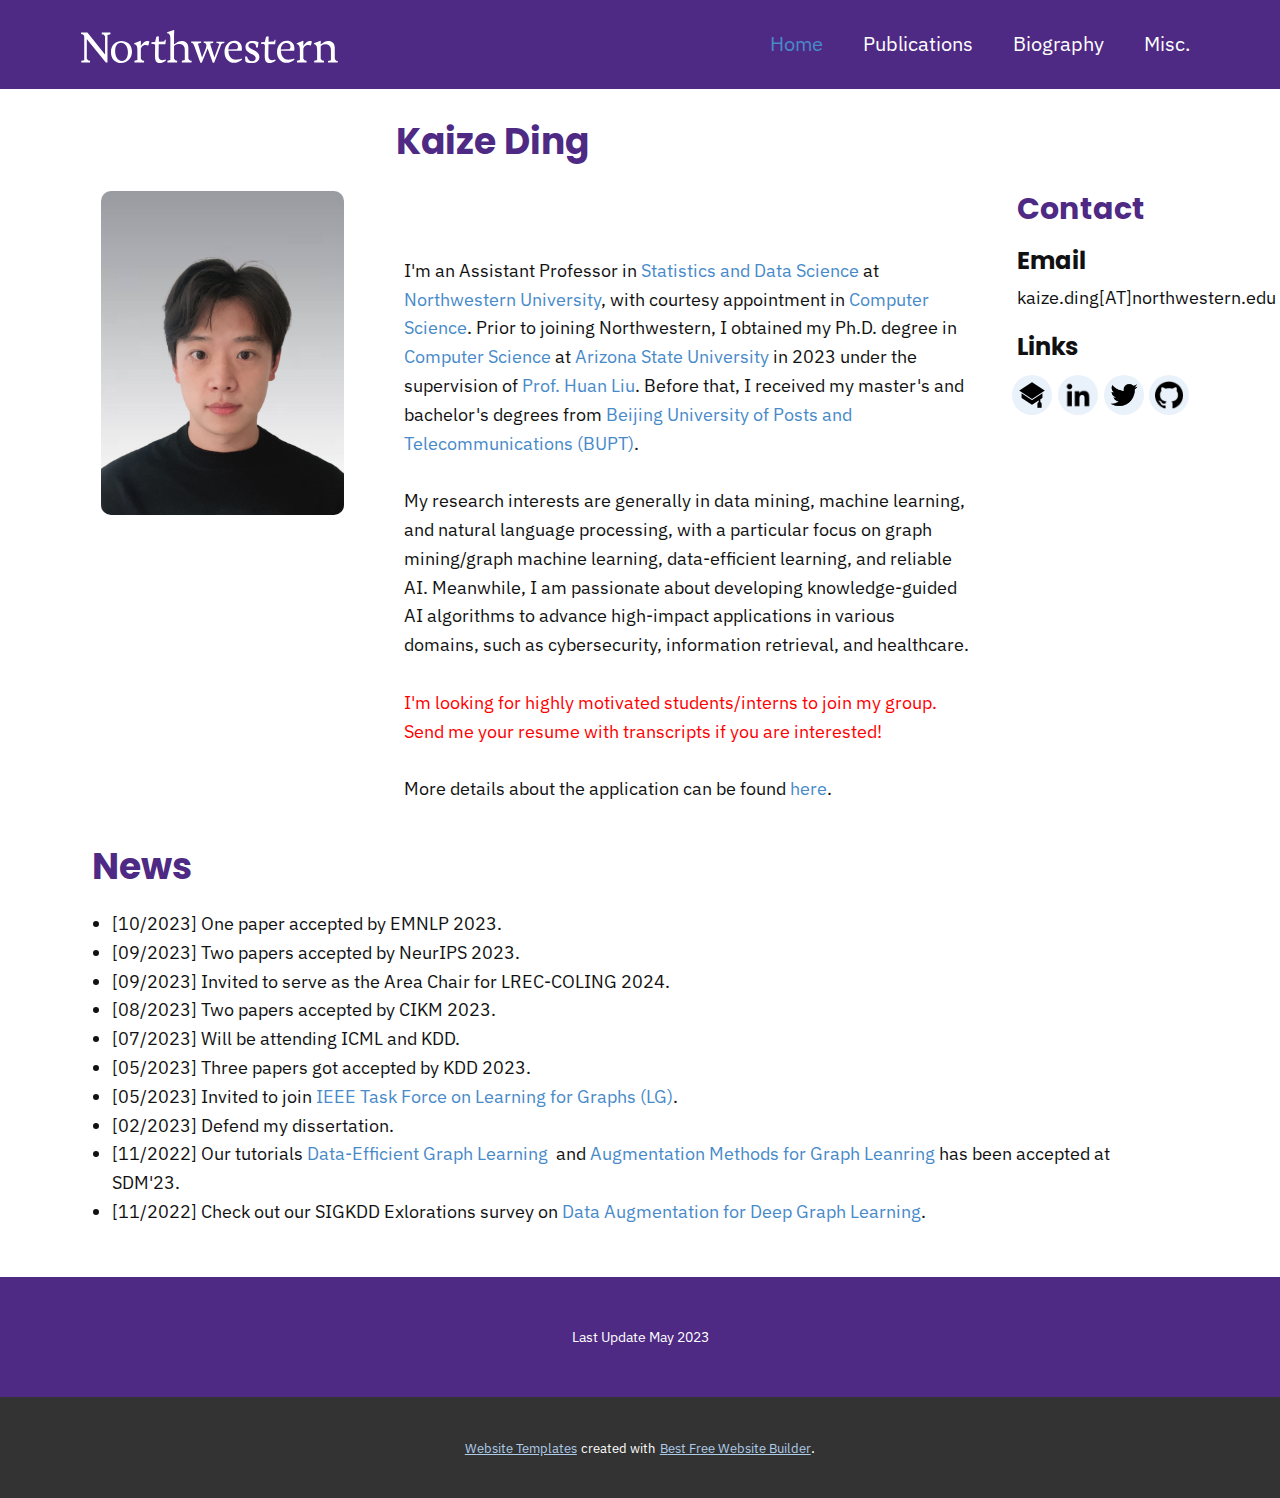
<file: index2024.html>
<!DOCTYPE html>
<html style="font-size: 16px;" lang="en"><head>
    <meta name="viewport" content="width=device-width, initial-scale=1.0">
    <meta charset="utf-8">
    <meta name="keywords" content="">
    <meta name="description" content="">
    <title>Home</title>
    <link rel="stylesheet" href="nicepage.css" media="screen">
<link rel="stylesheet" href="Home.css" media="screen">
    <script class="u-script" type="text/javascript" src="jquery.js" defer=""></script>
    <script class="u-script" type="text/javascript" src="nicepage.js" defer=""></script>
    <meta name="generator" content="Nicepage 5.10.10, nicepage.com">
    <link id="u-theme-google-font" rel="stylesheet" href="https://fonts.googleapis.com/css2?family=Poppins:ital,wght@0,300;0,400;0,500;0,600;0,700;0,800;0,900;1,300;1,400;1,500;1,600;1,700&family=IBM+Plex+Sans:ital,wght@0,300;0,400;0,500;0,600;0,700;1,300;1,400;1,500;1,600;1,700&display=swap">
    
    
    
    <script type="application/ld+json">{
		"@context": "http://schema.org",
		"@type": "Organization",
		"name": "",
		"logo": "images/nu_white_logo.svg"
}</script>
    <meta name="theme-color" content="#478ac9">
    <meta property="og:title" content="Home">
    <meta property="og:type" content="website">
  <meta data-intl-tel-input-cdn-path="intlTelInput/"></head>
  <body data-home-page="Home.html" data-home-page-title="Home" class="u-body u-xl-mode" data-lang="en"><header class="u-clearfix u-custom-color-1 u-header u-header" id="sec-6aa5"><div class="u-clearfix u-sheet u-sheet-1">
        <nav class="u-menu u-menu-one-level u-offcanvas u-menu-1">
          <div class="menu-collapse" style="font-size: 1.25rem; letter-spacing: 0px; font-weight: 400;">
            <a class="u-button-style u-custom-left-right-menu-spacing u-custom-padding-bottom u-custom-top-bottom-menu-spacing u-nav-link u-text-active-palette-1-base u-text-hover-palette-2-base" href="#">
              <svg class="u-svg-link" viewBox="0 0 24 24"><use xmlns:xlink="http://www.w3.org/1999/xlink" xlink:href="#menu-hamburger"></use></svg>
              <svg class="u-svg-content" version="1.1" id="menu-hamburger" viewBox="0 0 16 16" x="0px" y="0px" xmlns:xlink="http://www.w3.org/1999/xlink" xmlns="http://www.w3.org/2000/svg"><g><rect y="1" width="16" height="2"></rect><rect y="7" width="16" height="2"></rect><rect y="13" width="16" height="2"></rect>
</g></svg>
            </a>
          </div>
          <div class="u-custom-menu u-nav-container">
            <ul class="u-nav u-unstyled u-nav-1"><li class="u-nav-item"><a class="u-button-style u-nav-link u-text-active-palette-1-base u-text-hover-palette-2-base" href="Home.html" style="padding: 10px 20px;">Home</a>
</li><li class="u-nav-item"><a class="u-button-style u-nav-link u-text-active-palette-1-base u-text-hover-palette-2-base" href="Publications.html" style="padding: 10px 20px;">Publications</a>
</li><li class="u-nav-item"><a class="u-button-style u-nav-link u-text-active-palette-1-base u-text-hover-palette-2-base" href="Biography.html" style="padding: 10px 20px;">Biography</a>
</li><li class="u-nav-item"><a class="u-button-style u-nav-link u-text-active-palette-1-base u-text-hover-palette-2-base" href="Misc.html" style="padding: 10px 20px;">Misc.</a>
</li></ul>
          </div>
          <div class="u-custom-menu u-nav-container-collapse">
            <div class="u-black u-container-style u-inner-container-layout u-opacity u-opacity-95 u-sidenav">
              <div class="u-inner-container-layout u-sidenav-overflow">
                <div class="u-menu-close"></div>
                <ul class="u-align-center u-nav u-popupmenu-items u-unstyled u-nav-2"><li class="u-nav-item"><a class="u-button-style u-nav-link" href="Home.html">Home</a>
</li><li class="u-nav-item"><a class="u-button-style u-nav-link" href="Publications.html">Publications</a>
</li><li class="u-nav-item"><a class="u-button-style u-nav-link" href="Biography.html">Biography</a>
</li><li class="u-nav-item"><a class="u-button-style u-nav-link" href="Misc.html">Misc.</a>
</li></ul>
              </div>
            </div>
            <div class="u-black u-menu-overlay u-opacity u-opacity-70"></div>
          </div>
        </nav>
        <a href="https://www.northwestern.edu/" class="u-image u-logo u-image-1" data-image-width="300" data-image-height="38" title="Northwestern">
          <img src="images/nu_white_logo.svg" class="u-logo-image u-logo-image-1">
        </a>
      </div></header>
    <section class="u-clearfix u-section-1" id="sec-4684">
      <div class="u-clearfix u-sheet u-sheet-1">
        <div class="u-clearfix u-expanded-width u-gutter-0 u-layout-spacing-vertical u-layout-wrap u-layout-wrap-1">
          <div class="u-layout">
            <div class="u-layout-row">
              <div class="u-size-16-lg u-size-16-xl u-size-19-sm u-size-19-xs u-size-60-md">
                <div class="u-layout-row">
                  <div class="u-container-style u-layout-cell u-left-cell u-size-60 u-layout-cell-1" src="">
                    <div class="u-container-layout u-container-layout-1">
                      <img class="u-image u-image-round u-radius-10 u-image-1" src="images/IMG_4206.jpg" alt="" data-image-width="3024" data-image-height="4032">
                    </div>
                  </div>
                </div>
              </div>
              <div class="u-size-41-sm u-size-41-xs u-size-44-lg u-size-44-xl u-size-60-md">
                <div class="u-layout-col">
                  <div class="u-size-60">
                    <div class="u-layout-row">
                      <div class="u-align-left u-container-style u-layout-cell u-size-45 u-layout-cell-2">
                        <div class="u-container-layout u-container-layout-2">
                          <h3 class="u-text u-text-custom-color-1 u-text-1">Kaize Ding</h3>
                          <p class="u-text u-text-2"> I'm an Assistant Professor in <a href="https://statistics.northwestern.edu/index.html" class="u-active-none u-border-none u-btn u-button-link u-button-style u-hover-none u-none u-text-palette-1-base u-btn-1">Statistics and Data Science</a> at <a href="https://www.northwestern.edu/" class="u-active-none u-border-none u-btn u-button-link u-button-style u-hover-none u-none u-text-palette-1-base u-btn-2">Northwestern University</a>, with courtesy appointment in <a href="https://www.mccormick.northwestern.edu/computer-science" class="u-active-none u-border-none u-btn u-button-link u-button-style u-hover-none u-none u-text-palette-1-base u-btn-1">Computer Science</a>. Prior to joining Northwestern, I obtained my Ph.D. degree in <a href="http://cidse.engineering.asu.edu/" class="u-active-none u-border-none u-btn u-button-link u-button-style u-hover-none u-none u-text-palette-1-base u-btn-3" target="_blank">Computer Science</a> at <a href="http://www.asu.edu/" class="u-active-none u-border-none u-btn u-button-link u-button-style u-hover-none u-none u-text-palette-1-base u-btn-4">Arizona State University</a> in 2023 under the supervision of <a href="http://www.public.asu.edu/~huanliu/" class="u-active-none u-border-none u-btn u-button-link u-button-style u-hover-none u-none u-text-palette-1-base u-btn-5">Prof. Huan Liu</a>. Before that, I received my master's and bachelor's degrees from <a href="https://english.bupt.edu.cn/" class="u-active-none u-border-none u-btn u-button-link u-button-style u-hover-none u-none u-text-palette-1-base u-btn-6" target="_blank">Beijing University of Posts and Telecommunications (BUPT)</a>.<br>
                            <br>My research interests are generally in data mining, machine learning, and natural language processing, with a particular focus on graph mining/graph machine learning, data-efficient learning, and reliable AI. Meanwhile, I am passionate about developing knowledge-guided AI algorithms to advance high-impact applications in various domains, such as cybersecurity, information retrieval, and healthcare.<br>
                            <br><font color="red">I'm looking for highly motivated students/interns to join my group. Send me your resume with transcripts if you are interested! </font><br>
			    <br>More details about the application can be found <a href="https://statistics.northwestern.edu/graduate/phd-program/index.html">here</a>. <br>
			  </p>
                        </div>
                      </div>
                      <div class="u-align-left u-container-style u-layout-cell u-right-cell u-size-15 u-layout-cell-3">
                        <div class="u-container-layout u-container-layout-3">
                          <h4 class="u-text u-text-custom-color-1 u-text-default u-text-3">Contact</h4>
                          <h5 class="u-text u-text-default u-text-4">Email</h5>
                          <p class="u-small-text u-text u-text-default u-text-variant u-text-5">kaize.ding[AT]northwestern.edu</p>
                          <h5 class="u-text u-text-default u-text-6">Links</h5><span class="u-file-icon u-icon u-icon-circle u-palette-1-light-3 u-icon-1" data-href="https://scholar.google.com/citations?user=PI3myr8AAAAJ" data-target="_blank"><img src="images/3465534-73bf183c.png" alt=""></span><span class="u-file-icon u-icon u-icon-circle u-palette-1-light-3 u-icon-2" data-href="https://twitter.com/kaize0409" data-target="_blank"><img src="images/3128212-c91374ef.png" alt=""></span><span class="u-file-icon u-icon u-icon-circle u-palette-1-light-3 u-icon-3" data-href="https://www.linkedin.com/in/kaize-ding-605a44109/" data-target="_blank"><img src="images/3128219-42abb4d8.png" alt=""></span><span class="u-file-icon u-icon u-icon-circle u-palette-1-light-3 u-icon-4" data-href="https://github.com/kaize0409" data-target="_blank"><img src="images/2111432-d1358bcd.png" alt=""></span>
                        </div>
                      </div>
                    </div>
                  </div>
                </div>
              </div>
            </div>
          </div>
        </div>
      </div>
    </section>
    <section class="u-align-left u-clearfix u-section-2" id="sec-e741">
      <div class="u-clearfix u-sheet u-sheet-1">
        <div class="u-list u-list-1">
          <div class="u-repeater u-repeater-1">
            <div class="u-container-style u-list-item u-repeater-item">
              <div class="u-container-layout u-similar-container u-container-layout-1">
                <h3 class="u-custom-item u-text u-text-custom-color-1 u-text-1">News</h3>
                <ul class="u-custom-item u-text u-text-2">
		  <li>[10/2023] One paper accepted by EMNLP 2023.</li>
		  <li>[09/2023] Two papers accepted by NeurIPS 2023.</li>
		  <li>[09/2023] Invited to serve as the Area Chair for LREC-COLING 2024.</li>
		  <li>[08/2023] Two papers accepted by CIKM 2023.</li>
		  <li>[07/2023] Will be attending ICML and KDD.</li>
                  <li>[05/2023] Three papers got accepted by KDD 2023.</li>
                  <li>[05/2023] Invited to join&nbsp;<a href="https://www.learning4graphs.org/home-page" class="u-active-none u-border-none u-btn u-button-link u-button-style u-hover-none u-none u-text-palette-1-base u-btn-1" target="_blank">IEEE Task Force on Learning for Graphs (LG)</a>.
                  </li>
                  <li>[02/2023] Defend my dissertation.</li>
                  <li>[​11/2022] Our tutorials&nbsp;<a href="https://sites.google.com/asu.edu/sdm23tutorial-degl/" class="u-active-none u-border-none u-btn u-button-style u-hover-none u-none u-text-palette-1-base u-btn-2" target="_blank">Data-Efficient Graph Learning</a>&nbsp; and <a href="https://github.com/zhao-tong/SDM2023_Graph_Data_Augmentation_Tutorial" class="u-active-none u-border-none u-btn u-button-style u-hover-none u-none u-text-palette-1-base u-btn-2" target="_blank">Augmentation Methods for Graph Leanring</a> has been accepted at SDM'23.
                  </li>
                  <li>[11/2022]&nbsp;Check out our SIGKDD Exlorations survey on&nbsp;<a href="https://arxiv.org/abs/2202.08235" class="u-active-none u-border-none u-btn u-button-style u-hover-none u-none u-text-palette-1-base u-btn-3" target="_blank">Data Augmentation for Deep Graph Learning</a>.
                  </li>
                </ul>
              </div>
            </div>
          </div>
        </div>
      </div>
    </section>
    
    
    <footer class="u-align-center u-clearfix u-custom-color-1 u-footer u-footer" id="sec-a980"><div class="u-clearfix u-sheet u-sheet-1">
        <p class="u-small-text u-text u-text-variant u-text-1">Last Update May 2023</p>
      </div></footer>
    <section class="u-backlink u-clearfix u-grey-80">
      <a class="u-link" href="https://nicepage.com/website-templates" target="_blank">
        <span>Website Templates</span>
      </a>
      <p class="u-text">
        <span>created with</span>
      </p>
      <a class="u-link" href="https://nicepage.review" target="_blank">
        <span>Best Free Website Builder</span>
      </a>. 
    </section>
  
</body></html>
</file>
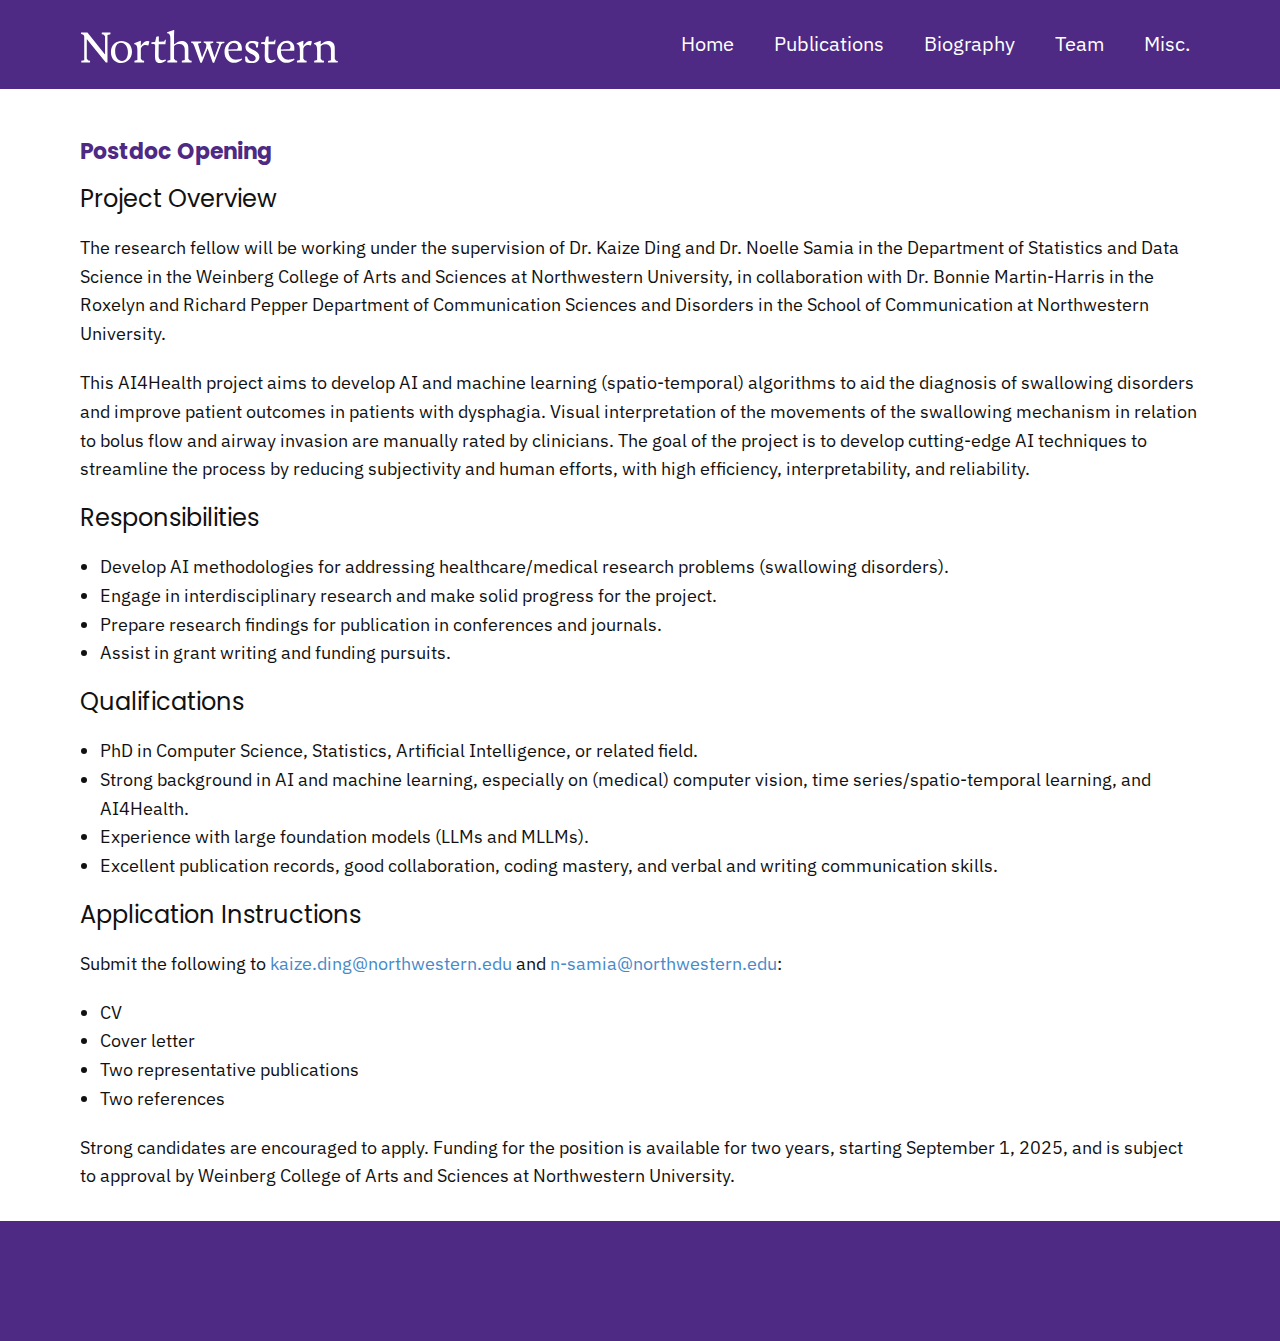
<file: Openings.html>
<!DOCTYPE html>
<html style="font-size: 16px;" lang="en"><head>
    <meta name="viewport" content="width=device-width, initial-scale=1.0">
    <meta charset="utf-8">
    <meta name="keywords" content="">
    <meta name="description" content="">
    <title>Advising</title>
    <link rel="stylesheet" href="nicepage.css" media="screen">
<link rel="stylesheet" href="Advising.css" media="screen">
    <script class="u-script" type="text/javascript" src="jquery.js" defer=""></script>
    <script class="u-script" type="text/javascript" src="nicepage.js" defer=""></script>
    <meta name="generator" content="Nicepage 5.10.10, nicepage.com">
    <link id="u-theme-google-font" rel="stylesheet" href="https://fonts.googleapis.com/css2?family=Poppins:ital,wght@0,300;0,400;0,500;0,600;0,700;0,800;0,900;1,300;1,400;1,500;1,600;1,700&family=IBM+Plex+Sans:ital,wght@0,300;0,400;0,500;0,600;0,700;1,300;1,400;1,500;1,600;1,700&display=swap">
    
    
    
    <script type="application/ld+json">{
		"@context": "http://schema.org",
		"@type": "Organization",
		"name": "",
		"logo": "images/nu_white_logo.svg"
}</script>
    <meta name="theme-color" content="#478ac9">
    <meta property="og:title" content="Advising">
    <meta property="og:type" content="website">
  <meta data-intl-tel-input-cdn-path="intlTelInput/"></head>
  <body class="u-body u-xl-mode" data-lang="en"><header class="u-clearfix u-custom-color-1 u-header u-header" id="sec-6aa5"><div class="u-clearfix u-sheet u-sheet-1">
        <nav class="u-menu u-menu-one-level u-offcanvas u-menu-1">
          <div class="menu-collapse" style="font-size: 1.25rem; letter-spacing: 0px; font-weight: 400;">
            <a class="u-button-style u-custom-left-right-menu-spacing u-custom-padding-bottom u-custom-top-bottom-menu-spacing u-nav-link u-text-active-palette-1-base u-text-hover-palette-2-base" href="#">
              <svg class="u-svg-link" viewBox="0 0 24 24"><use xmlns:xlink="http://www.w3.org/1999/xlink" xlink:href="#menu-hamburger"></use></svg>
              <svg class="u-svg-content" version="1.1" id="menu-hamburger" viewBox="0 0 16 16" x="0px" y="0px" xmlns:xlink="http://www.w3.org/1999/xlink" xmlns="http://www.w3.org/2000/svg"><g><rect y="1" width="18" height="2"></rect><rect y="7" width="18" height="2"></rect><rect y="13" width="18" height="2"></rect>
</g></svg>
            </a>
          </div>
          <div class="u-custom-menu u-nav-container">
            <ul class="u-nav u-unstyled u-nav-1"><li class="u-nav-item"><a class="u-button-style u-nav-link u-text-active-palette-1-base u-text-hover-palette-2-base" href="index.html" style="padding: 10px 20px;">Home</a>
</li><li class="u-nav-item"><a class="u-button-style u-nav-link u-text-active-palette-1-base u-text-hover-palette-2-base" href="Publications.html" style="padding: 10px 20px;">Publications</a>
</li><li class="u-nav-item"><a class="u-button-style u-nav-link u-text-active-palette-1-base u-text-hover-palette-2-base" href="Biography.html" style="padding: 10px 20px;">Biography</a>
</li><li class="u-nav-item"><a class="u-button-style u-nav-link u-text-active-palette-1-base u-text-hover-palette-2-base" href="Advising.html" style="padding: 10px 20px;">Team</a>
</li><li class="u-nav-item"><a class="u-button-style u-nav-link u-text-active-palette-1-base u-text-hover-palette-2-base" href="Misc.html" style="padding: 10px 20px;">Misc.</a>
</li></ul>
          </div>
          <div class="u-custom-menu u-nav-container-collapse">
            <div class="u-black u-container-style u-inner-container-layout u-opacity u-opacity-95 u-sidenav">
              <div class="u-inner-container-layout u-sidenav-overflow">
                <div class="u-menu-close"></div>
                <ul class="u-align-center u-nav u-popupmenu-items u-unstyled u-nav-2"><li class="u-nav-item"><a class="u-button-style u-nav-link" href="index.html">Home</a>
</li><li class="u-nav-item"><a class="u-button-style u-nav-link" href="Publications.html">Publications</a>
</li><li class="u-nav-item"><a class="u-button-style u-nav-link" href="Biography.html">Biography</a>
</li><li class="u-nav-item"><a class="u-button-style u-nav-link" href="Advising.html">Advising</a>
</li><li class="u-nav-item"><a class="u-button-style u-nav-link" href="Misc.html">Misc.</a>
</li></ul>
              </div>
            </div>
            <div class="u-black u-menu-overlay u-opacity u-opacity-70"></div>
          </div>
        </nav>
        <a href="https://www.northwestern.edu/" class="u-image u-logo u-image-1" data-image-width="300" data-image-height="38" title="Northwestern">
          <img src="images/nu_white_logo.svg" class="u-logo-image u-logo-image-1">
        </a>
      </div></header>


  <section class="u-clearfix u-container-align-center u-section-1">
      <div class="u-clearfix u-sheet u-valign-middle-md u-valign-middle-sm u-valign-middle-xs u-sheet-1">
        <div class="u-expanded-width u-list u-list-1">
          <div class="u-repeater u-repeater-1">
            <div class="u-container-style u-list-item u-repeater-item">
              <div class="u-container-layout u-similar-container u-container-layout-1">
         	<h3 class="u-text u-text-custom-color-1 u-text-default u-text-1">Postdoc Opening</h3>
		      

		      <h4>Project Overview</h4>
			    <p>
			        The research fellow will be working under the supervision of Dr. Kaize Ding and Dr. Noelle Samia in the Department of Statistics and Data Science in the Weinberg College of Arts and Sciences at Northwestern University, in collaboration with Dr. Bonnie Martin-Harris in the Roxelyn and Richard Pepper Department of Communication Sciences and Disorders in the School of Communication at Northwestern University.
			    </p>
			    <p>
			        This AI4Health project aims to develop AI and machine learning (spatio-temporal) algorithms to aid the diagnosis of swallowing disorders and improve patient outcomes in patients with dysphagia. Visual interpretation of the movements of the swallowing mechanism in relation to bolus flow and airway invasion are manually rated by clinicians. The goal of the project is to develop cutting-edge AI techniques to streamline the process by reducing subjectivity and human efforts, with high efficiency, interpretability, and reliability.
			    </p>
			
			    <h4>Responsibilities</h4>
			    <ul>
			        <li>Develop AI methodologies for addressing healthcare/medical research problems (swallowing disorders).</li>
			        <li>Engage in interdisciplinary research and make solid progress for the project.</li>
			        <li>Prepare research findings for publication in conferences and journals.</li>
			        <li>Assist in grant writing and funding pursuits.</li>
			    </ul>
			
			    <h4>Qualifications</h4>
			    <ul>
			        <li>PhD in Computer Science, Statistics, Artificial Intelligence, or related field.</li>
			        <li>Strong background in AI and machine learning, especially on (medical) computer vision, time series/spatio-temporal learning, and AI4Health.</li>
			        <li>Experience with large foundation models (LLMs and MLLMs).</li>
			        <li>Excellent publication records, good collaboration, coding mastery, and verbal and writing communication skills.</li>
			    </ul>
			
			    <h4>Application Instructions</h4>
			    <p>Submit the following to <a href="mailto:kaize.ding@northwestern.edu">kaize.ding@northwestern.edu</a> and <a href="mailto:n-samia@northwestern.edu">n-samia@northwestern.edu</a>:</p>
			    <ul>
			        <li>CV</li>
			        <li>Cover letter</li>
			        <li>Two representative publications</li>
			        <li>Two references</li>
			    </ul>
			
			    <p>
			        Strong candidates are encouraged to apply. Funding for the position is available for two years, starting September 1, 2025, and is subject to approval by Weinberg College of Arts and Sciences at Northwestern University.
			    </p>
		     <!-- <hr>
		      <h3 class="u-text u-text-custom-color-1 u-text-default u-text-1">PhD/Intern Opening</h3>
			<h4>Qualifications</h4>
		      <ul class="u-spacing-10 u-text u-text-default u-text-11">
	                  <li> Publications/submissions (as first author) at top AI conferences. </li>
			  <li> Strong programming and mathematical foundations (with Math/Stats Major or Minor) are highly preferred. </li>
			  <li> Good English written and speaking skills (e.g., TOEFL >= 100, IELTS >= 7.0). </li> 
			  <li> Passion for scientific research (motivation, curiosity, persistence, etc.) </li> 
	              </ul>
		      <p class="u-text u-text-2">I apologize that I may not be able to reply to every email. Feel free to mention me as your potential advisor in the application, and I will check every application carefully afterwards.</p> -->
	      </div>
	</div>
        </div>
      </div>
      </div>
    </section>

   
    
    
    <footer class="u-align-center u-clearfix u-custom-color-1 u-footer u-footer" id="sec-a980"><div class="u-clearfix u-sheet u-sheet-1">
        <!--<p class="u-small-text u-text u-text-variant u-text-1">Last Update May 2024</p>-->
      </div></footer>
  
</body></html>
</file>
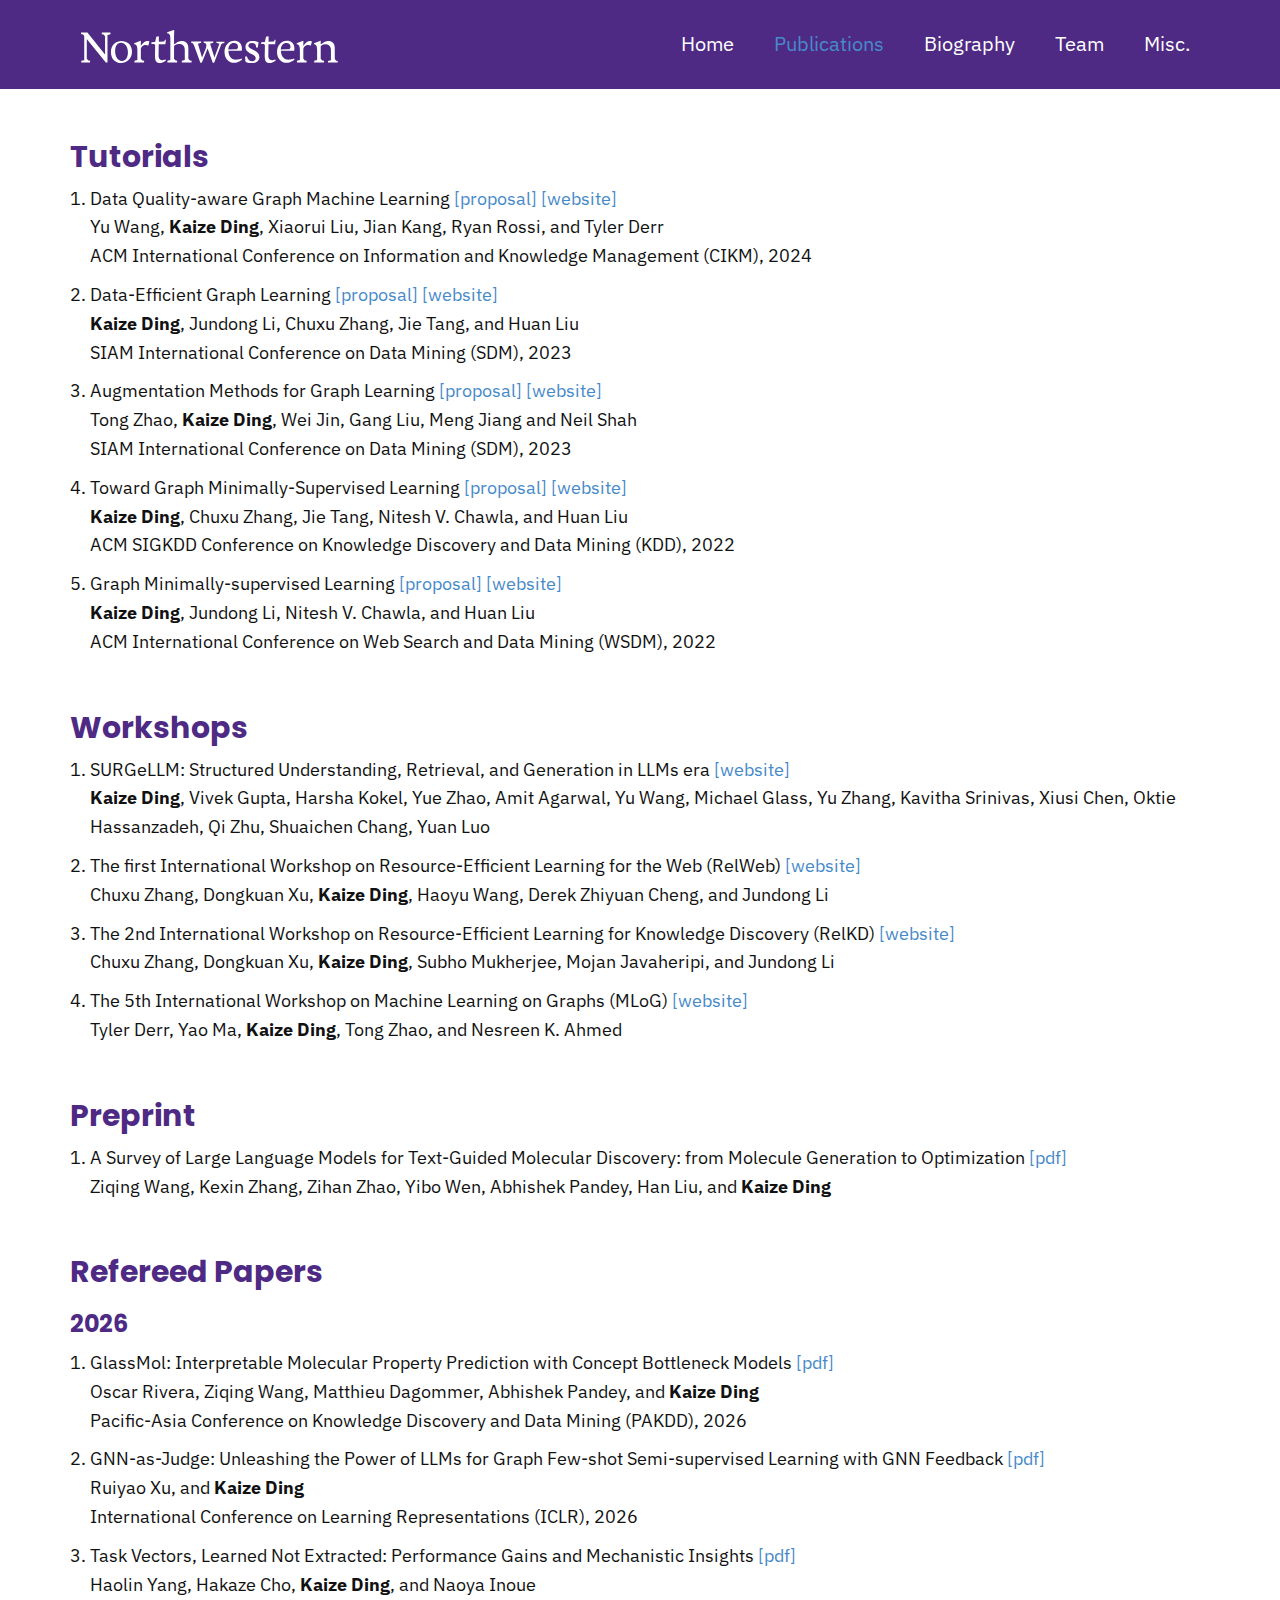
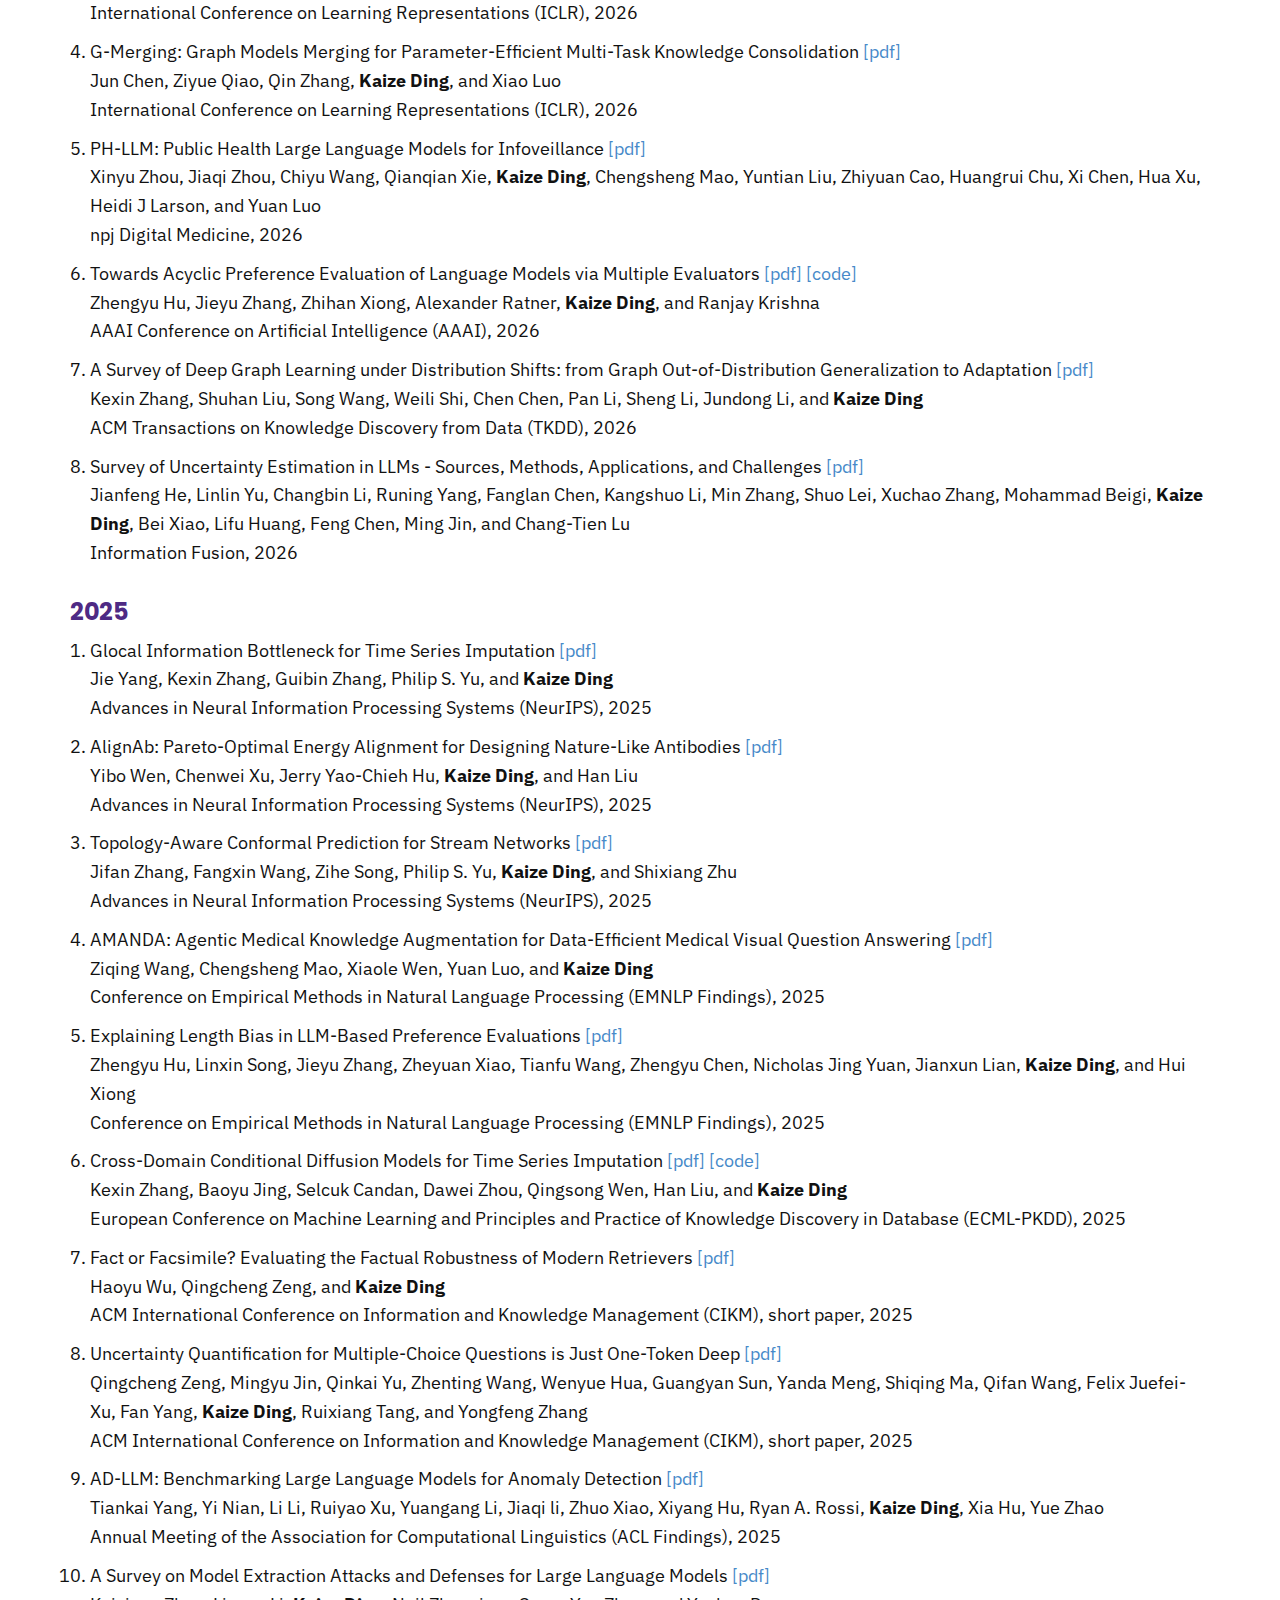
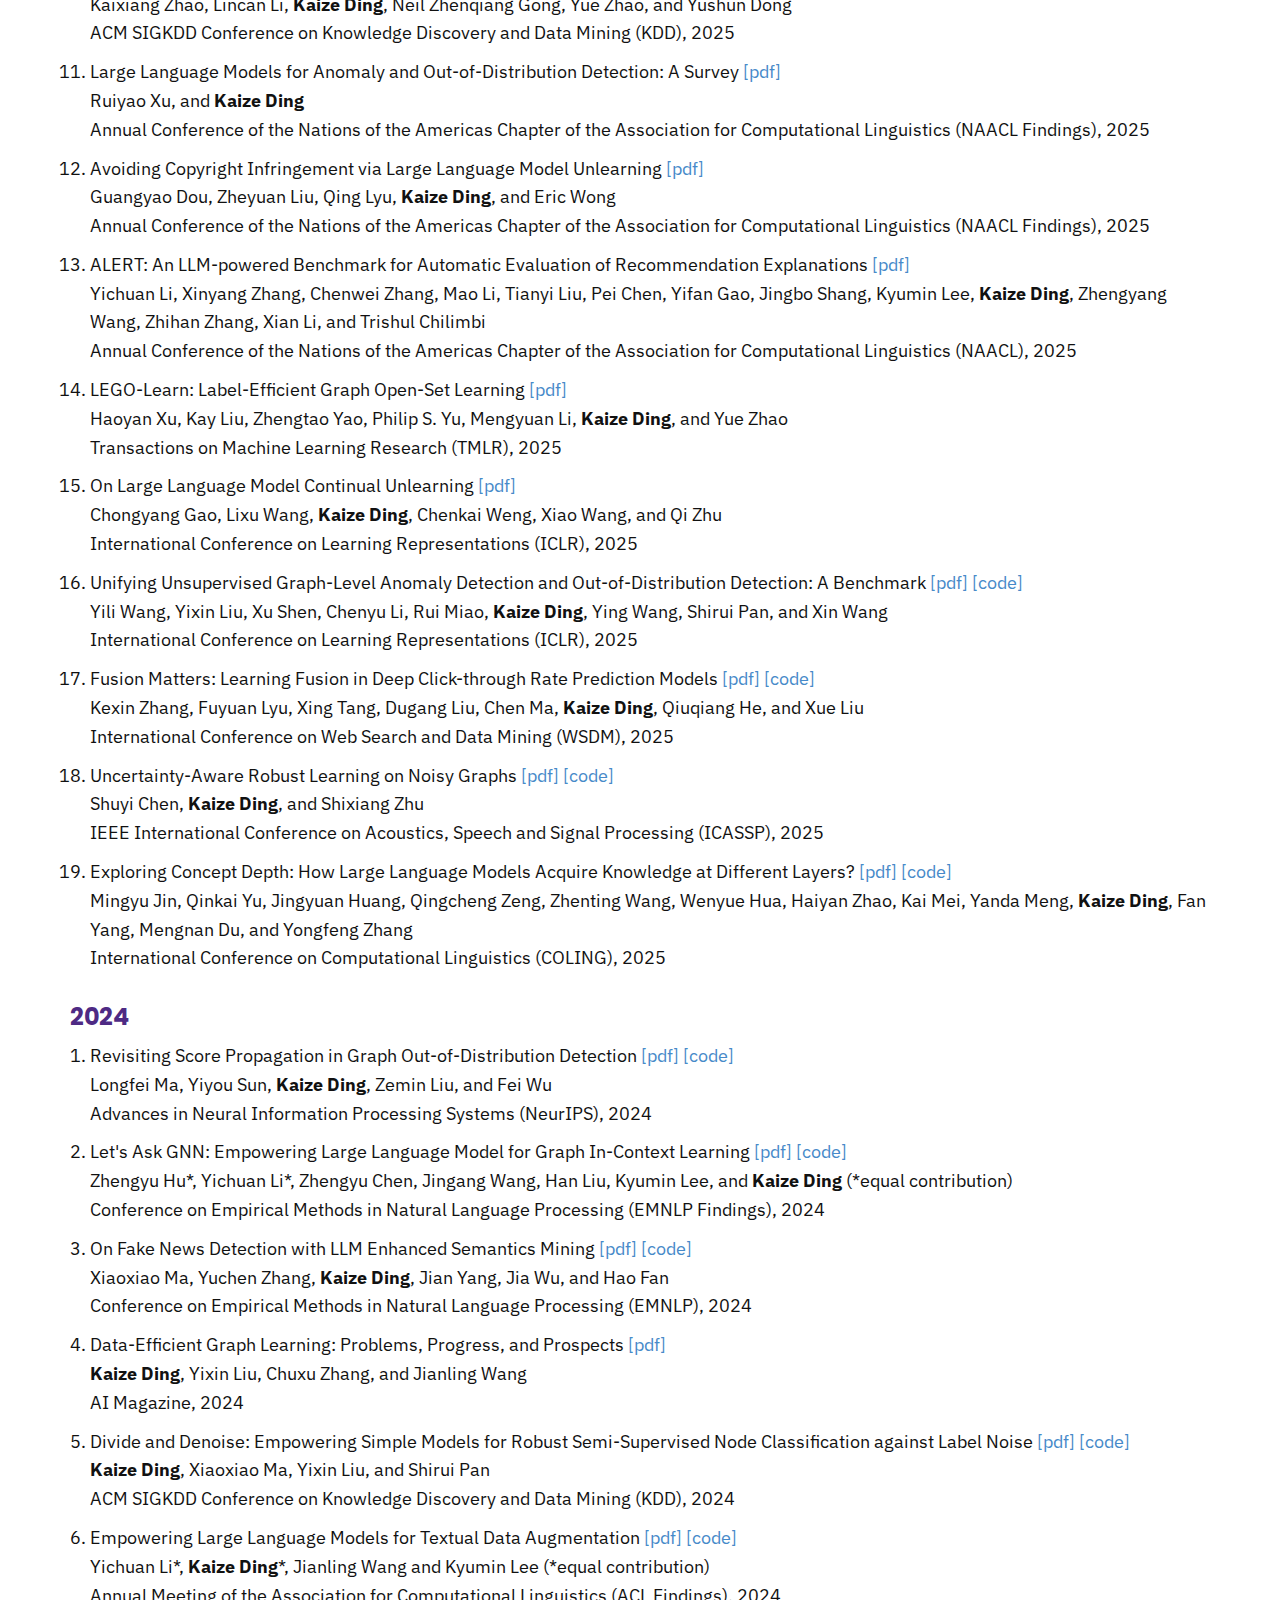
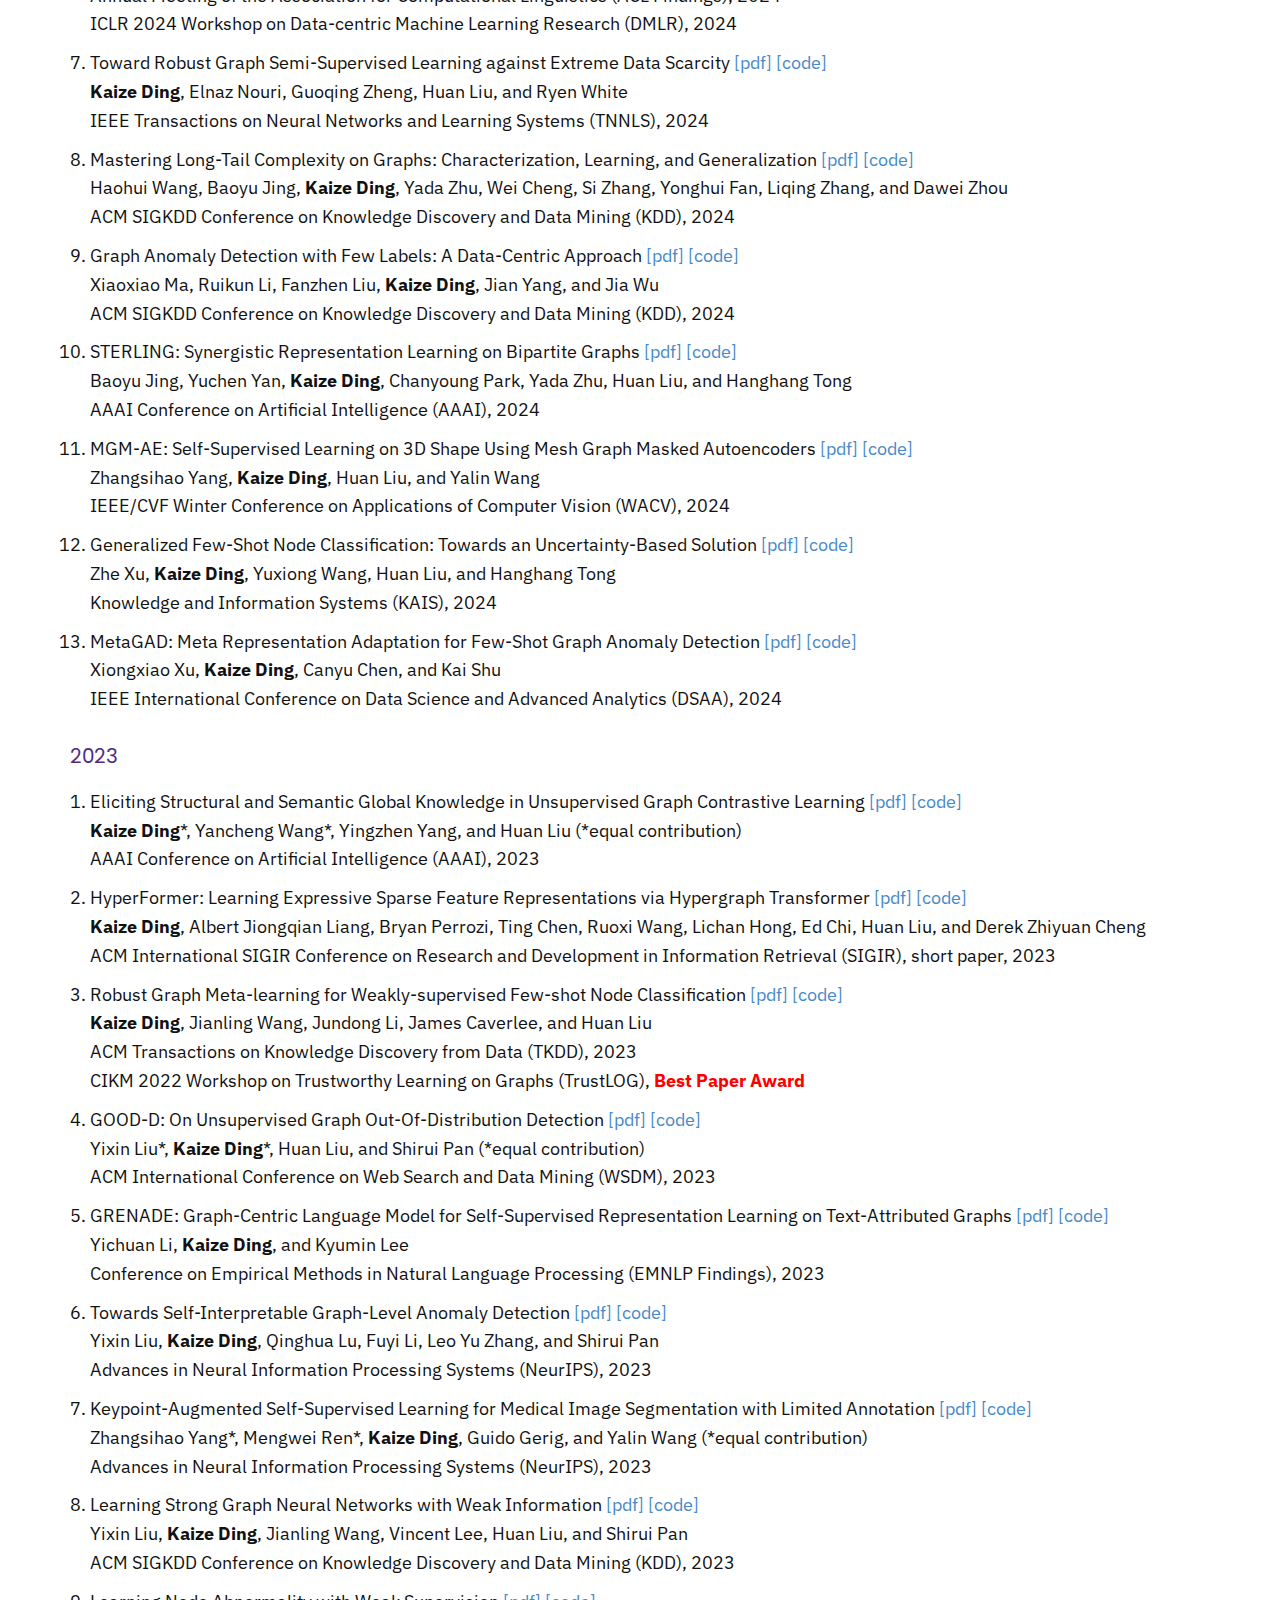
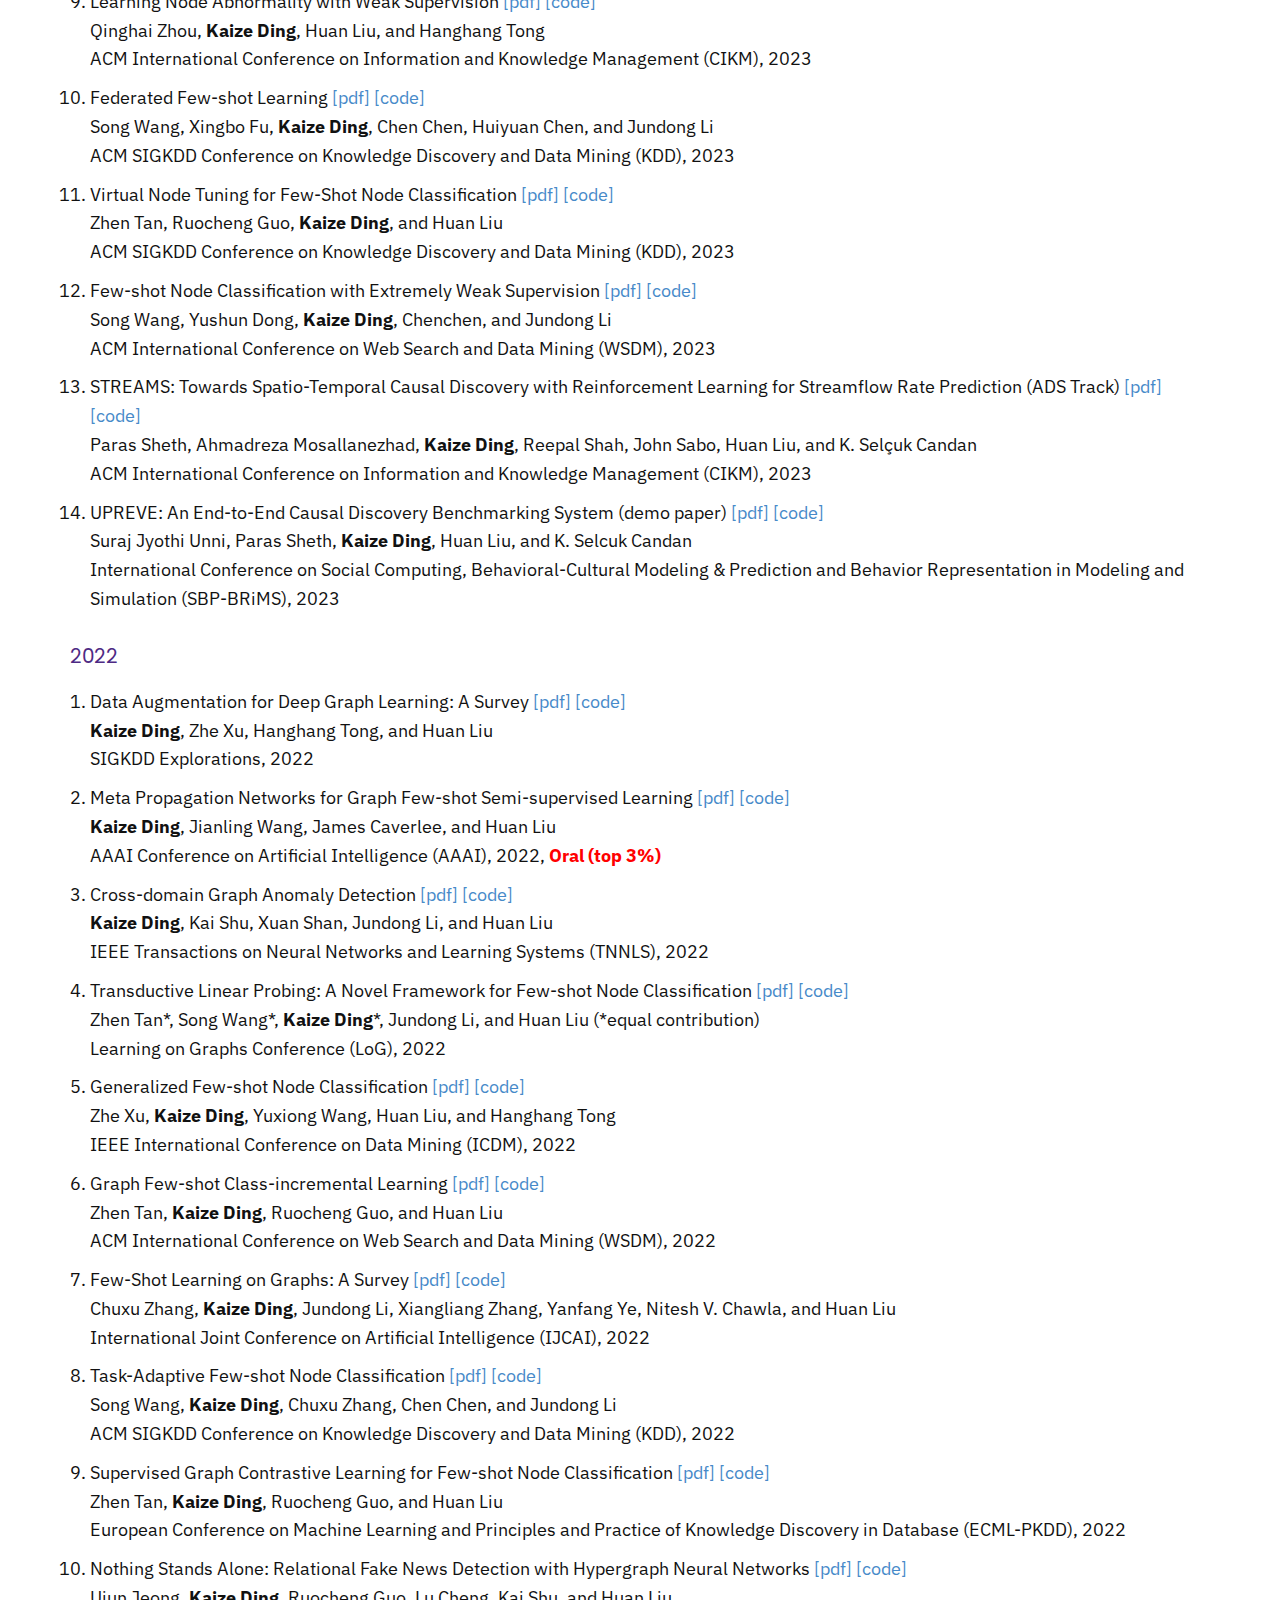
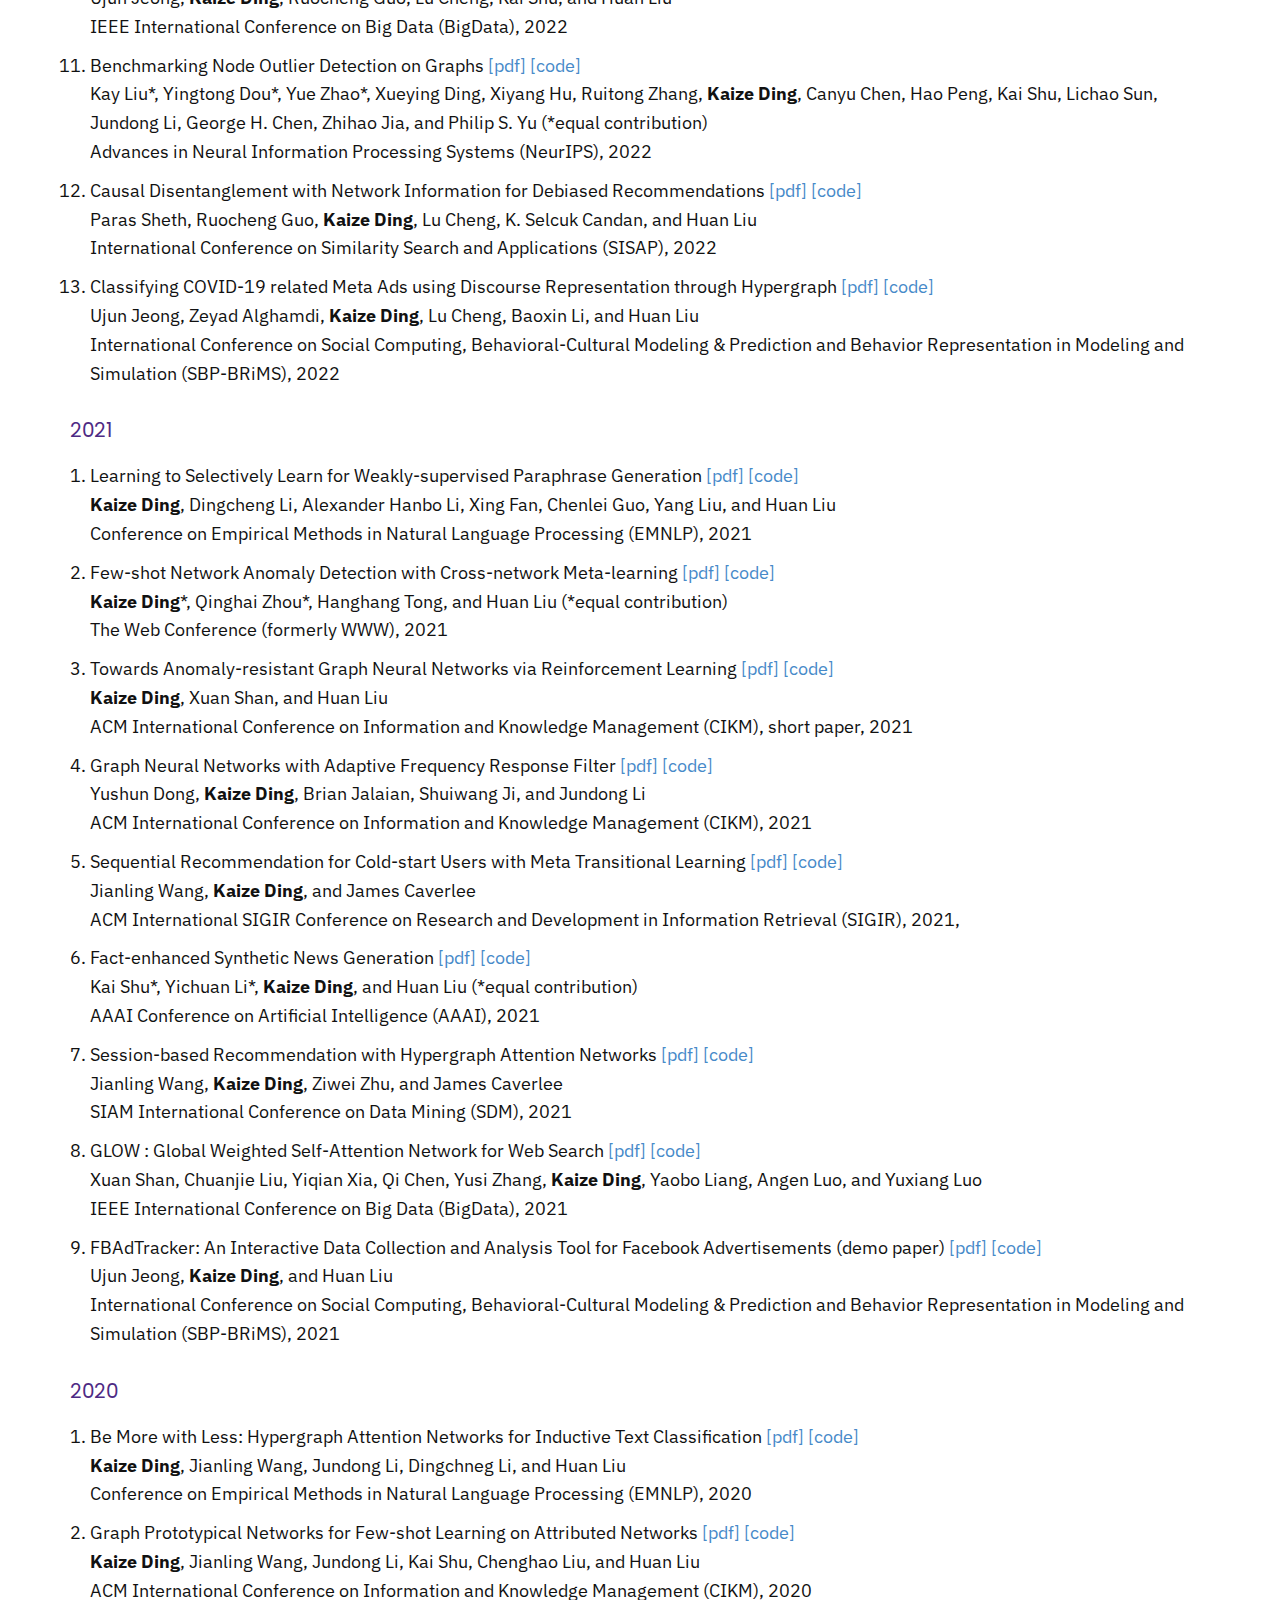
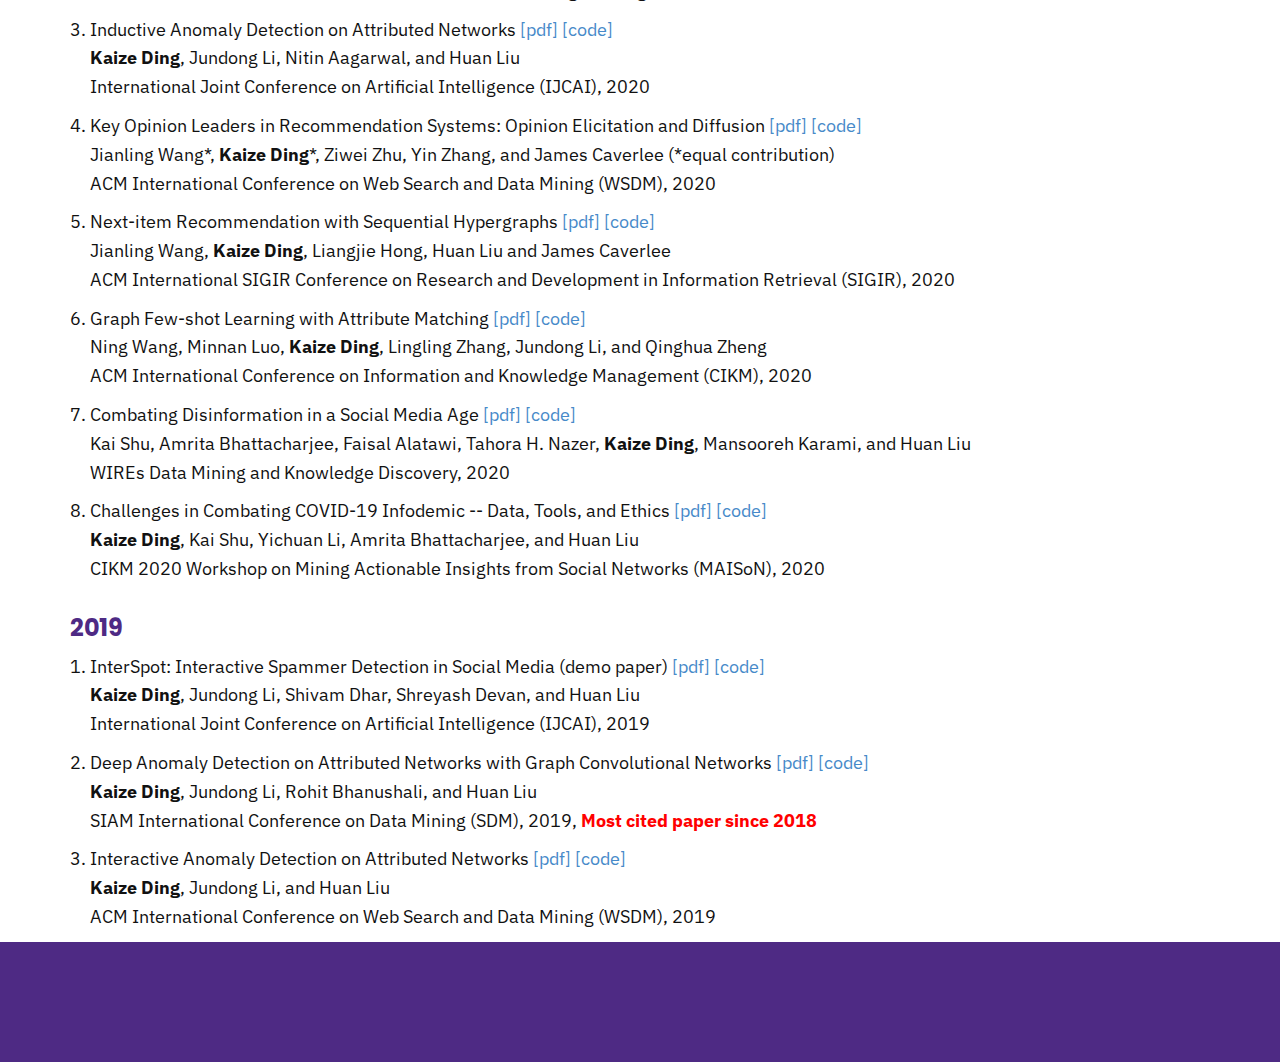
<file: Publications.html>
<!DOCTYPE html>

<html lang="en" style="font-size: 16px;"><head>
<meta content="width=device-width, initial-scale=1.0" name="viewport"/>
<meta charset="utf-8"/>
<meta content="" name="keywords"/>
<meta content="" name="description"/>
<title>Publications</title>
<link href="nicepage.css" media="screen" rel="stylesheet"/>
<link href="Publications.css" media="screen" rel="stylesheet"/>
<script class="u-script" defer="" src="jquery.js" type="text/javascript"></script>
<script class="u-script" defer="" src="nicepage.js" type="text/javascript"></script>
<meta content="Nicepage 5.10.10, nicepage.com" name="generator"/>
<link href="https://fonts.googleapis.com/css2?family=Poppins:ital,wght@0,300;0,400;0,500;0,600;0,700;0,800;0,900;1,300;1,400;1,500;1,600;1,700&amp;family=IBM+Plex+Sans:ital,wght@0,300;0,400;0,500;0,600;0,700;1,300;1,400;1,500;1,600;1,700&amp;display=swap" id="u-theme-google-font" rel="stylesheet"/>
<script type="application/ld+json">{
		"@context": "http://schema.org",
		"@type": "Organization",
		"name": "",
		"logo": "images/nu_white_logo.svg"
}</script>
<meta content="#478ac9" name="theme-color"/>
<meta content="Publications" property="og:title"/>
<meta content="website" property="og:type"/>
<meta data-intl-tel-input-cdn-path="intlTelInput/"/></head>
<body class="u-body u-xl-mode" data-lang="en"><header class="u-clearfix u-custom-color-1 u-header u-header" id="sec-6aa5"><div class="u-clearfix u-sheet u-sheet-1">
<nav class="u-menu u-menu-one-level u-offcanvas u-menu-1">
<div class="menu-collapse" style="font-size: 1.25rem; letter-spacing: 0px; font-weight: 400;">
<a class="u-button-style u-custom-left-right-menu-spacing u-custom-padding-bottom u-custom-top-bottom-menu-spacing u-nav-link u-text-active-palette-1-base u-text-hover-palette-2-base" href="#">
<svg class="u-svg-link" viewbox="0 0 24 24"><use xlink:href="#menu-hamburger" xmlns:xlink="http://www.w3.org/1999/xlink"></use></svg>
<svg class="u-svg-content" id="menu-hamburger" version="1.1" viewbox="0 0 16 16" x="0px" xmlns="http://www.w3.org/2000/svg" xmlns:xlink="http://www.w3.org/1999/xlink" y="0px"><g><rect height="2" width="18" y="1"></rect><rect height="2" width="18" y="7"></rect><rect height="2" width="18" y="13"></rect>
</g></svg>
</a>
</div>
<div class="u-custom-menu u-nav-container">
<ul class="u-nav u-unstyled u-nav-1"><li class="u-nav-item"><a class="u-button-style u-nav-link u-text-active-palette-1-base u-text-hover-palette-2-base" href="index.html" style="padding: 10px 20px;">Home</a>
</li><li class="u-nav-item"><a class="u-button-style u-nav-link u-text-active-palette-1-base u-text-hover-palette-2-base" href="Publications.html" style="padding: 10px 20px;">Publications</a>
</li><li class="u-nav-item"><a class="u-button-style u-nav-link u-text-active-palette-1-base u-text-hover-palette-2-base" href="Biography.html" style="padding: 10px 20px;">Biography</a>
</li><li class="u-nav-item"><a class="u-button-style u-nav-link u-text-active-palette-1-base u-text-hover-palette-2-base" href="Advising.html" style="padding: 10px 20px;">Team</a>
</li><li class="u-nav-item"><a class="u-button-style u-nav-link u-text-active-palette-1-base u-text-hover-palette-2-base" href="Misc.html" style="padding: 10px 20px;">Misc.</a>
</li></ul>
</div>
<div class="u-custom-menu u-nav-container-collapse">
<div class="u-black u-container-style u-inner-container-layout u-opacity u-opacity-95 u-sidenav">
<div class="u-inner-container-layout u-sidenav-overflow">
<div class="u-menu-close"></div>
<ul class="u-align-center u-nav u-popupmenu-items u-unstyled u-nav-2"><li class="u-nav-item"><a class="u-button-style u-nav-link" href="index.html">Home</a>
</li><li class="u-nav-item"><a class="u-button-style u-nav-link" href="Publications.html">Publications</a>
</li><li class="u-nav-item"><a class="u-button-style u-nav-link" href="Biography.html">Biography</a>
</li><li class="u-nav-item"><a class="u-button-style u-nav-link" href="Advising.html">Advising</a>
</li><li class="u-nav-item"><a class="u-button-style u-nav-link" href="Misc.html">Misc.</a>
</li></ul>
</div>
</div>
<div class="u-black u-menu-overlay u-opacity u-opacity-70"></div>
</div>
</nav>
<a class="u-image u-logo u-image-1" data-image-height="38" data-image-width="300" href="https://www.northwestern.edu/" title="Northwestern">
<img class="u-logo-image u-logo-image-1" src="images/nu_white_logo.svg"/>
</a>
</div></header>
<section class="u-clearfix u-section-2" id="sec-11ad">
<div class="u-clearfix u-sheet u-sheet-1">
<h3 class="u-text u-text-custom-color-1 u-text-default u-text-1">Tutorials</h3>
<ol class="u-spacing-10 u-text u-text-default u-text-11">
<li>Data Quality-aware Graph Machine Learning <a class="u-active-none u-border-none u-btn u-button-style u-hover-none u-none u-text-palette-1-base u-btn-1" href="">[proposal]</a> <a class="u-active-none u-border-none u-btn u-button-style u-hover-none u-none u-text-palette-1-base u-btn-2" href="">[website]</a>
<br/>Yu Wang, <strong>Kaize Ding</strong>, Xiaorui Liu, Jian Kang, Ryan Rossi, and Tyler Derr<br/>ACM International Conference on Information and Knowledge Management (CIKM), 2024
          </li>
<li>Data-Efficient Graph Learning <a class="u-active-none u-border-none u-btn u-button-style u-hover-none u-none u-text-palette-1-base u-btn-1" href="https://www.public.asu.edu/~kding9/pdf/WSDM2022_tutorial_gmsl.pdf">[proposal]</a> <a class="u-active-none u-border-none u-btn u-button-style u-hover-none u-none u-text-palette-1-base u-btn-2" href="https://sites.google.com/asu.edu/sdm23tutorial-degl/">[website]</a>
<br/><strong>Kaize Ding</strong>, Jundong Li, Chuxu Zhang, Jie Tang, and Huan Liu<br/>SIAM International Conference on Data Mining (SDM), 2023
          </li>
<li>Augmentation Methods for Graph Learning <a class="u-active-none u-border-none u-btn u-button-style u-hover-none u-none u-text-palette-1-base u-btn-3" href="https://github.com/zhao-tong/SDM2023_Graph_Data_Augmentation_Tutorial/blob/main/assets/SDM23_Tutorial_Graph_Data_Augmentation.pdf">[proposal]</a> <a class="u-active-none u-border-none u-btn u-button-style u-hover-none u-none u-text-palette-1-base u-btn-4" href="https://github.com/zhao-tong/SDM2023_Graph_Data_Augmentation_Tutorial">[website]</a>
<br/>Tong Zhao, <strong>Kaize Ding</strong>, Wei Jin, Gang Liu, Meng Jiang and Neil Shah<br/>SIAM International Conference on Data Mining (SDM), 2023
          </li>
<li>Toward Graph Minimally-Supervised Learning <a class="u-active-none u-border-none u-btn u-button-style u-hover-none u-none u-text-palette-1-base u-btn-5" href="https://dl.acm.org/doi/pdf/10.1145/3534678.3542602">[proposal]</a> <a class="u-active-none u-border-none u-btn u-button-style u-hover-none u-none u-text-palette-1-base u-btn-6" href="https://sites.google.com/asu.edu/kdd2022-tutorial-gmsl/">[website]</a>
<br/><strong>Kaize Ding</strong>, Chuxu Zhang, Jie Tang, Nitesh V. Chawla, and Huan Liu<br/>ACM SIGKDD Conference on Knowledge Discovery and Data Mining (KDD), 2022
          </li>
<li>Graph Minimally-supervised Learning <a class="u-active-none u-border-none u-btn u-button-style u-hover-none u-none u-text-palette-1-base u-btn-7" href="https://dl.acm.org/doi/pdf/10.1145/3488560.3501390">[proposal]</a> <a class="u-active-none u-border-none u-btn u-button-style u-hover-none u-none u-text-palette-1-base u-btn-8" href="https://sites.google.com/view/wsdm2022-tutorial-gmsl">[website]</a>
<br/><strong>Kaize Ding</strong>, Jundong Li, Nitesh V. Chawla, and Huan Liu<br/>ACM International Conference on Web Search and Data Mining (WSDM), 2022
          </li>
</ol>
<h3 class="u-text u-text-custom-color-1 u-text-default u-text-1">Workshops</h3>
<ol class="u-spacing-10 u-text u-text-default u-text-11">
<li>SURGeLLM: Structured Understanding, Retrieval, and Generation in LLMs era <a class="u-active-none u-border-none u-btn u-button-style u-hover-none u-none u-text-palette-1-base u-btn-9" href="https://surgellm-acl.github.io/">[website]</a>
<br/><strong>Kaize Ding</strong>, Vivek Gupta, Harsha Kokel, Yue Zhao, Amit Agarwal, Yu Wang, Michael Glass, Yu Zhang, Kavitha Srinivas, Xiusi Chen, Oktie Hassanzadeh, Qi Zhu, Shuaichen Chang, Yuan Luo
          </li>
<li>The first International Workshop on Resource-Efficient Learning for the Web (RelWeb) <a class="u-active-none u-border-none u-btn u-button-style u-hover-none u-none u-text-palette-1-base u-btn-9" href="https://chuxuzhang.github.io/RelWeb-WWW2025/">[website]</a>
<br/>Chuxu Zhang, Dongkuan Xu, <strong>Kaize Ding</strong>, Haoyu Wang, Derek Zhiyuan Cheng, and Jundong Li
          </li>
<li>The 2nd International Workshop on Resource-Efficient Learning for Knowledge Discovery (RelKD) <a class="u-active-none u-border-none u-btn u-button-style u-hover-none u-none u-text-palette-1-base u-btn-9" href="https://chuxuzhang.github.io/RelKD/">[website]</a>
<br/>Chuxu Zhang, Dongkuan Xu, <strong>Kaize Ding</strong>, Subho Mukherjee, Mojan Javaheripi, and Jundong Li
          </li>
<li>The 5th International Workshop on Machine Learning on Graphs (MLoG) <a class="u-active-none u-border-none u-btn u-button-style u-hover-none u-none u-text-palette-1-base u-btn-9" href="https://mlog-workshop.github.io/wsdm24">[website]</a>
<br/>Tyler Derr, Yao Ma, <strong>Kaize Ding</strong>, Tong Zhao, and Nesreen K. Ahmed
          </li>
</ol>
<h3 class="u-text u-text-custom-color-1 u-text-default u-text-1">Preprint</h3>
<ol class="u-spacing-10 u-text u-text-default u-text-11">
<li>A Survey of Large Language Models for Text-Guided Molecular Discovery: from Molecule Generation to Optimization <a class="u-active-none u-border-none u-btn u-button-style u-hover-none u-none u-text-palette-1-base u-btn-9" href="https://www.arxiv.org/pdf/2505.16094">[pdf]</a>
<br/>Ziqing Wang, Kexin Zhang, Zihan Zhao, Yibo Wen, Abhishek Pandey, Han Liu, and <strong>Kaize Ding</strong>
</li>
</ol>
<h3 class="u-text u-text-custom-color-1 u-text-default u-text-1">Refereed Papers</h3>

<h5 class="u-text u-text-custom-color-1 u-text-default u-text-10">2026</h5>
<ol class="u-spacing-10 u-text u-text-default u-text-11">
<li> GlassMol: Interpretable Molecular Property Prediction with Concept Bottleneck Models <a class="u-active-none u-border-none u-btn u-button-style u-hover-none u-none u-text-palette-1-base u-btn-55" href="">[pdf]</a>
<br/>Oscar Rivera, Ziqing Wang, Matthieu Dagommer, Abhishek Pandey, and <strong>Kaize Ding</strong> <br/>Pacific-Asia Conference on Knowledge Discovery and Data Mining (PAKDD), 2026
                  </li>
<li> GNN-as-Judge: Unleashing the Power of LLMs for Graph Few-shot Semi-supervised Learning with GNN Feedback <a class="u-active-none u-border-none u-btn u-button-style u-hover-none u-none u-text-palette-1-base u-btn-55" href="">[pdf]</a>
<br/>Ruiyao Xu, and <strong>Kaize Ding</strong> <br/>International Conference on Learning Representations (ICLR), 2026
                  </li>
<li> Task Vectors, Learned Not Extracted: Performance Gains and Mechanistic Insights <a class="u-active-none u-border-none u-btn u-button-style u-hover-none u-none u-text-palette-1-base u-btn-55" href="">[pdf]</a>
<br/>Haolin Yang, Hakaze Cho, <strong>Kaize Ding</strong>, and Naoya Inoue  <br/>International Conference on Learning Representations (ICLR), 2026
                  </li>
<li> G-Merging: Graph Models Merging for Parameter-Efficient Multi-Task Knowledge Consolidation <a class="u-active-none u-border-none u-btn u-button-style u-hover-none u-none u-text-palette-1-base u-btn-55" href="">[pdf]</a>
<br/>Jun Chen, Ziyue Qiao, Qin Zhang, <strong>Kaize Ding</strong>, and Xiao Luo   <br/>International Conference on Learning Representations (ICLR), 2026
                  </li>
<li> PH-LLM: Public Health Large Language Models for Infoveillance <a class="u-active-none u-border-none u-btn u-button-style u-hover-none u-none u-text-palette-1-base u-btn-9" href="">[pdf]</a>
<br/>Xinyu Zhou, Jiaqi Zhou, Chiyu Wang, Qianqian Xie, <strong>Kaize Ding</strong>, Chengsheng Mao, Yuntian Liu, Zhiyuan Cao, Huangrui Chu, Xi Chen, Hua Xu, Heidi J Larson, and Yuan Luo<br/> npj Digital Medicine, 2026
                  </li>
<li> Towards Acyclic Preference Evaluation of Language Models via Multiple Evaluators <a class="u-active-none u-border-none u-btn u-button-style u-hover-none u-none u-text-palette-1-base u-btn-1" href="">[pdf]</a> <a class="u-active-none u-border-none u-btn u-button-style u-hover-none u-none u-text-palette-1-base u-btn-2">[code]</a>
<br/> Zhengyu Hu, Jieyu Zhang, Zhihan Xiong, Alexander Ratner, <strong>Kaize Ding</strong>, and Ranjay Krishna <br/>AAAI Conference on Artificial Intelligence (AAAI), 2026
         </li>
<li> A Survey of Deep Graph Learning under Distribution Shifts: from Graph Out-of-Distribution Generalization to Adaptation <a class="u-active-none u-border-none u-btn u-button-style u-hover-none u-none u-text-palette-1-base u-btn-9" href="https://arxiv.org/pdf/2410.19265">[pdf]</a>
<br/>Kexin Zhang, Shuhan Liu, Song Wang, Weili Shi, Chen Chen, Pan Li, Sheng Li, Jundong Li, and <strong>Kaize Ding</strong><br/> ACM Transactions on Knowledge Discovery from Data (TKDD), 2026
                  </li>
<li> Survey of Uncertainty Estimation in LLMs - Sources, Methods, Applications, and Challenges <a class="u-active-none u-border-none u-btn u-button-style u-hover-none u-none u-text-palette-1-base u-btn-9" href="">[pdf]</a>
<br/>Jianfeng He, Linlin Yu, Changbin Li, Runing Yang, Fanglan Chen, Kangshuo Li, Min Zhang, Shuo Lei, Xuchao Zhang, Mohammad Beigi, <strong>Kaize Ding</strong>, Bei Xiao, Lifu Huang, Feng Chen, Ming Jin, and Chang-Tien Lu <br/> Information Fusion, 2026
                  </li>
</ol>

<h5 class="u-text u-text-custom-color-1 u-text-default u-text-10">2025</h5>
<ol class="u-spacing-10 u-text u-text-default u-text-11">
<li> Glocal Information Bottleneck for Time Series Imputation <a class="u-active-none u-border-none u-btn u-button-style u-hover-none u-none u-text-palette-1-base u-btn-55" href="">[pdf]</a>
<br/>Jie Yang, Kexin Zhang, Guibin Zhang, Philip S. Yu, and <strong>Kaize Ding</strong> <br/>Advances in Neural Information Processing Systems (NeurIPS), 2025 
                  </li>
<li> AlignAb: Pareto-Optimal Energy Alignment for Designing Nature-Like Antibodies <a class="u-active-none u-border-none u-btn u-button-style u-hover-none u-none u-text-palette-1-base u-btn-55" href="">[pdf]</a>
<br/>Yibo Wen, Chenwei Xu, Jerry Yao-Chieh Hu, <strong>Kaize Ding</strong>, and Han Liu <br/>Advances in Neural Information Processing Systems (NeurIPS), 2025 
                  </li>
<li> Topology-Aware Conformal Prediction for Stream Networks <a class="u-active-none u-border-none u-btn u-button-style u-hover-none u-none u-text-palette-1-base u-btn-55" href="">[pdf]</a>
<br/>Jifan Zhang, Fangxin Wang, Zihe Song, Philip S. Yu, <strong>Kaize Ding</strong>, and Shixiang Zhu <br/>Advances in Neural Information Processing Systems (NeurIPS), 2025 
                  </li>
<li> AMANDA: Agentic Medical Knowledge Augmentation for Data-Efficient Medical Visual Question Answering <a class="u-active-none u-border-none u-btn u-button-style u-hover-none u-none u-text-palette-1-base u-btn-55" href="">[pdf]</a>
<br/>Ziqing Wang, Chengsheng Mao, Xiaole Wen, Yuan Luo, and <strong>Kaize Ding</strong> <br/>Conference on Empirical Methods in Natural Language Processing (EMNLP Findings), 2025
                  </li>
<li> Explaining Length Bias in LLM-Based Preference Evaluations <a class="u-active-none u-border-none u-btn u-button-style u-hover-none u-none u-text-palette-1-base u-btn-55" href="">[pdf]</a>
<br/>Zhengyu Hu, Linxin Song, Jieyu Zhang, Zheyuan Xiao, Tianfu Wang, Zhengyu Chen, Nicholas Jing Yuan, Jianxun Lian, <strong>Kaize Ding</strong>, and Hui Xiong  <br/>Conference on Empirical Methods in Natural Language Processing (EMNLP Findings), 2025
                  </li>
<li>Cross-Domain Conditional Diffusion Models for Time Series Imputation <a class="u-active-none u-border-none u-btn u-button-style u-hover-none u-none u-text-palette-1-base u-btn-27" href="">[pdf]</a> <a class="u-active-none u-border-none u-btn u-button-style u-hover-none u-none u-text-palette-1-base u-btn-28" href="">[code]</a>
<br/> Kexin Zhang, Baoyu Jing, Selcuk Candan, Dawei Zhou, Qingsong Wen, Han Liu, and <strong>Kaize Ding</strong> <br/>European Conference on Machine Learning and Principles and Practice of Knowledge Discovery in Database (ECML-PKDD), 2025
                  </li>
<li>Fact or Facsimile? Evaluating the Factual Robustness of Modern Retrievers <a class="u-active-none u-border-none u-btn u-button-style u-hover-none u-none u-text-palette-1-base u-btn-27" href="">[pdf]</a>
<br/>Haoyu Wu, Qingcheng Zeng, and <strong>Kaize Ding</strong><br/>ACM International Conference on Information and Knowledge Management (CIKM), short paper, 2025
                  </li>
<li>Uncertainty Quantification for Multiple-Choice Questions is Just One-Token Deep <a class="u-active-none u-border-none u-btn u-button-style u-hover-none u-none u-text-palette-1-base u-btn-27" href="">[pdf]</a>
<br/>Qingcheng Zeng, Mingyu Jin, Qinkai Yu, Zhenting Wang, Wenyue Hua, Guangyan Sun, Yanda Meng, Shiqing Ma, Qifan Wang, Felix Juefei-Xu, Fan Yang, <strong>Kaize Ding</strong>, Ruixiang Tang, and Yongfeng Zhang	<br/>ACM International Conference on Information and Knowledge Management (CIKM), short paper, 2025
                  </li>
<li> AD-LLM: Benchmarking Large Language Models for Anomaly Detection <a class="u-active-none u-border-none u-btn u-button-style u-hover-none u-none u-text-palette-1-base u-btn-55" href="">[pdf]</a>
<br/>Tiankai Yang, Yi Nian, Li Li, Ruiyao Xu, Yuangang Li, Jiaqi li, Zhuo Xiao, Xiyang Hu, Ryan A. Rossi, <strong>Kaize Ding</strong>, Xia Hu, Yue Zhao <br/>Annual Meeting of the Association for Computational Linguistics (ACL Findings), 2025
                  </li>
<li> A Survey on Model Extraction Attacks and Defenses for Large Language Models <a class="u-active-none u-border-none u-btn u-button-style u-hover-none u-none u-text-palette-1-base u-btn-55" href="">[pdf]</a>
<br/>Kaixiang Zhao, Lincan Li, <strong>Kaize Ding</strong>, Neil Zhenqiang Gong, Yue Zhao, and Yushun Dong <br/>ACM SIGKDD Conference on Knowledge Discovery and Data Mining (KDD), 2025
                  </li>
<li> Large Language Models for Anomaly and Out-of-Distribution Detection: A Survey <a class="u-active-none u-border-none u-btn u-button-style u-hover-none u-none u-text-palette-1-base u-btn-55" href="">[pdf]</a>
<br/>Ruiyao Xu, and <strong>Kaize Ding</strong> <br/>Annual Conference of the Nations of the Americas Chapter of the Association for Computational Linguistics (NAACL Findings), 2025
                  </li>
<li> Avoiding Copyright Infringement via Large Language Model Unlearning <a class="u-active-none u-border-none u-btn u-button-style u-hover-none u-none u-text-palette-1-base u-btn-55" href="">[pdf]</a>
<br/>Guangyao Dou, Zheyuan Liu, Qing Lyu, <strong>Kaize Ding</strong>, and Eric Wong <br/>Annual Conference of the Nations of the Americas Chapter of the Association for Computational Linguistics (NAACL Findings), 2025
                  </li>
<li> ALERT: An LLM-powered Benchmark for Automatic Evaluation of Recommendation Explanations <a class="u-active-none u-border-none u-btn u-button-style u-hover-none u-none u-text-palette-1-base u-btn-55" href="">[pdf]</a>
<br/>Yichuan Li, Xinyang Zhang, Chenwei Zhang, Mao Li, Tianyi Liu, Pei Chen, Yifan Gao, Jingbo Shang, Kyumin Lee, <strong>Kaize Ding</strong>, Zhengyang Wang, Zhihan Zhang, Xian Li, and Trishul Chilimbi <br/>Annual Conference of the Nations of the Americas Chapter of the Association for Computational Linguistics (NAACL), 2025
                  </li>
<li> LEGO-Learn: Label-Efficient Graph Open-Set Learning <a class="u-active-none u-border-none u-btn u-button-style u-hover-none u-none u-text-palette-1-base u-btn-55" href="">[pdf]</a>
<br/>Haoyan Xu, Kay Liu, Zhengtao Yao, Philip S. Yu, Mengyuan Li, <strong>Kaize Ding</strong>, and Yue Zhao <br/>Transactions on Machine Learning Research (TMLR), 2025
                  </li>
<li> On Large Language Model Continual Unlearning <a class="u-active-none u-border-none u-btn u-button-style u-hover-none u-none u-text-palette-1-base u-btn-55" href="">[pdf]</a>
<br/>Chongyang Gao, Lixu Wang, <strong>Kaize Ding</strong>, Chenkai Weng, Xiao Wang, and Qi Zhu <br/>International Conference on Learning Representations (ICLR), 2025
                  </li>
<li> Unifying Unsupervised Graph-Level Anomaly Detection and Out-of-Distribution Detection: A Benchmark <a class="u-active-none u-border-none u-btn u-button-style u-hover-none u-none u-text-palette-1-base u-btn-55" href="">[pdf]</a> <a class="u-active-none u-border-none u-btn u-button-style u-hover-none u-none u-text-palette-1-base u-btn-56" href="">[code]</a>
<br/>Yili Wang, Yixin Liu, Xu Shen, Chenyu Li, Rui Miao, <strong>Kaize Ding</strong>, Ying Wang, Shirui Pan, and Xin Wang <br/>International Conference on Learning Representations (ICLR), 2025
                  </li>
<li> Fusion Matters: Learning Fusion in Deep Click-through Rate Prediction Models <a class="u-active-none u-border-none u-btn u-button-style u-hover-none u-none u-text-palette-1-base u-btn-55" href="">[pdf]</a> <a class="u-active-none u-border-none u-btn u-button-style u-hover-none u-none u-text-palette-1-base u-btn-56" href="">[code]</a>
<br/>Kexin Zhang, Fuyuan Lyu, Xing Tang, Dugang Liu, Chen Ma, <strong>Kaize Ding</strong>, Qiuqiang He, and Xue Liu <br/>International Conference on Web Search and Data Mining (WSDM), 2025
                  </li>
<li> Uncertainty-Aware Robust Learning on Noisy Graphs <a class="u-active-none u-border-none u-btn u-button-style u-hover-none u-none u-text-palette-1-base u-btn-55" href="">[pdf]</a> <a class="u-active-none u-border-none u-btn u-button-style u-hover-none u-none u-text-palette-1-base u-btn-56" href="">[code]</a>
<br/>Shuyi Chen, <strong>Kaize Ding</strong>, and Shixiang Zhu <br/>  IEEE International Conference on Acoustics, Speech and Signal Processing (ICASSP), 2025 
		  </li>
<li> Exploring Concept Depth: How Large Language Models Acquire Knowledge at Different Layers? <a class="u-active-none u-border-none u-btn u-button-style u-hover-none u-none u-text-palette-1-base u-btn-55" href="https://luckfort.github.io/explore_CD/">[pdf]</a> <a class="u-active-none u-border-none u-btn u-button-style u-hover-none u-none u-text-palette-1-base u-btn-56" href="">[code]</a>
<br/>Mingyu Jin, Qinkai Yu, Jingyuan Huang, Qingcheng Zeng, Zhenting Wang, Wenyue Hua, Haiyan Zhao, Kai Mei, Yanda Meng, <strong>Kaize Ding</strong>, Fan Yang, Mengnan Du, and Yongfeng Zhang <br/> International Conference on Computational Linguistics (COLING), 2025 
		  </li>
</ol>

<h5 class="u-text u-text-custom-color-1 u-text-default u-text-10">2024</h5>
<ol class="u-spacing-10 u-text u-text-default u-text-11">
<li> Revisiting Score Propagation in Graph Out-of-Distribution Detection <a class="u-active-none u-border-none u-btn u-button-style u-hover-none u-none u-text-palette-1-base u-btn-55" href="">[pdf]</a> <a class="u-active-none u-border-none u-btn u-button-style u-hover-none u-none u-text-palette-1-base u-btn-56" href="">[code]</a>
<br/>Longfei Ma, Yiyou Sun, <strong>Kaize Ding</strong>, Zemin Liu, and Fei Wu <br/>Advances in Neural Information Processing Systems (NeurIPS), 2024 
                  </li>
<li> Let's Ask GNN: Empowering Large Language Model for Graph In-Context Learning <a class="u-active-none u-border-none u-btn u-button-style u-hover-none u-none u-text-palette-1-base u-btn-55" href="">[pdf]</a> <a class="u-active-none u-border-none u-btn u-button-style u-hover-none u-none u-text-palette-1-base u-btn-56" href="">[code]</a>
<br/>Zhengyu Hu*, Yichuan Li*, Zhengyu Chen, Jingang Wang, Han Liu, Kyumin Lee, and <strong>Kaize Ding</strong> (*equal contribution)<br/>Conference on Empirical Methods in Natural Language Processing (EMNLP Findings), 2024 
                  </li>
<li> On Fake News Detection with LLM Enhanced Semantics Mining <a class="u-active-none u-border-none u-btn u-button-style u-hover-none u-none u-text-palette-1-base u-btn-55" href="">[pdf]</a> <a class="u-active-none u-border-none u-btn u-button-style u-hover-none u-none u-text-palette-1-base u-btn-56" href="">[code]</a>
<br/>Xiaoxiao Ma, Yuchen Zhang, <strong>Kaize Ding</strong>, Jian Yang, Jia Wu, and Hao Fan <br/>Conference on Empirical Methods in Natural Language Processing (EMNLP), 2024
                  </li>
<li>Data-Efficient Graph Learning: Problems, Progress, and Prospects <a class="u-active-none u-border-none u-btn u-button-style u-hover-none u-none u-text-palette-1-base u-btn-13" href="https://onlinelibrary.wiley.com/doi/10.1002/aaai.12200">[pdf]</a>
<br/><strong>Kaize Ding</strong>, Yixin Liu, Chuxu Zhang, and Jianling Wang<br/>AI Magazine, 2024
                  </li>
<li>Divide and Denoise: Empowering Simple Models for Robust Semi-Supervised Node Classification against Label Noise <a class="u-active-none u-border-none u-btn u-button-style u-hover-none u-none u-text-palette-1-base u-btn-13" href="">[pdf]</a> <a class="u-active-none u-border-none u-btn u-button-style u-hover-none u-none u-text-palette-1-base u-btn-14">[code]</a>
<br/><strong>Kaize Ding</strong>, Xiaoxiao Ma, Yixin Liu, and Shirui Pan<br/>ACM SIGKDD Conference on Knowledge Discovery and Data Mining (KDD), 2024
                  </li>
<li> Empowering Large Language Models for Textual Data Augmentation <a class="u-active-none u-border-none u-btn u-button-style u-hover-none u-none u-text-palette-1-base u-btn-55" href="">[pdf]</a> <a class="u-active-none u-border-none u-btn u-button-style u-hover-none u-none u-text-palette-1-base u-btn-56" href="">[code]</a>
<br/>Yichuan Li*, <strong>Kaize Ding</strong>*, Jianling Wang and Kyumin Lee (*equal contribution)<br/>Annual Meeting of the Association for Computational Linguistics (ACL Findings), 2024 <br/> ICLR 2024 Workshop on Data-centric Machine Learning Research (DMLR), 2024
                  </li>
<li>Toward Robust Graph Semi-Supervised Learning against Extreme Data Scarcity <a class="u-active-none u-border-none u-btn u-button-style u-hover-none u-none u-text-palette-1-base u-btn-13" href="https://arxiv.org/pdf/2208.12422.pdf">[pdf]</a> <a class="u-active-none u-border-none u-btn u-button-style u-hover-none u-none u-text-palette-1-base u-btn-14">[code]</a>
<br/><strong>Kaize Ding</strong>, Elnaz Nouri, Guoqing Zheng, Huan Liu, and Ryen White<br/>IEEE Transactions on Neural Networks and Learning Systems (TNNLS), 2024
                  </li>
<li>Mastering Long-Tail Complexity on Graphs: Characterization, Learning, and Generalization <a class="u-active-none u-border-none u-btn u-button-style u-hover-none u-none u-text-palette-1-base u-btn-13" href="">[pdf]</a> <a class="u-active-none u-border-none u-btn u-button-style u-hover-none u-none u-text-palette-1-base u-btn-14">[code]</a>
<br/>Haohui Wang, Baoyu Jing, <strong>Kaize Ding</strong>, Yada Zhu, Wei Cheng, Si Zhang, Yonghui Fan, Liqing Zhang, and Dawei Zhou<br/>ACM SIGKDD Conference on Knowledge Discovery and Data Mining (KDD), 2024
                  </li>
<li>Graph Anomaly Detection with Few Labels: A Data-Centric Approach <a class="u-active-none u-border-none u-btn u-button-style u-hover-none u-none u-text-palette-1-base u-btn-13" href="">[pdf]</a> <a class="u-active-none u-border-none u-btn u-button-style u-hover-none u-none u-text-palette-1-base u-btn-14">[code]</a>
<br/>Xiaoxiao Ma, Ruikun Li, Fanzhen Liu, <strong>Kaize Ding</strong>, Jian Yang, and Jia Wu<br/>ACM SIGKDD Conference on Knowledge Discovery and Data Mining (KDD), 2024
                  </li>
<li> STERLING: Synergistic Representation Learning on Bipartite Graphs <a class="u-active-none u-border-none u-btn u-button-style u-hover-none u-none u-text-palette-1-base u-btn-1" href="https://arxiv.org/pdf/2302.05428.pdf">[pdf]</a> <a class="u-active-none u-border-none u-btn u-button-style u-hover-none u-none u-text-palette-1-base u-btn-2">[code]</a>
<br/> Baoyu Jing, Yuchen Yan, <strong>Kaize Ding</strong>, Chanyoung Park, Yada Zhu, Huan Liu, and Hanghang Tong<br/>AAAI Conference on Artificial Intelligence (AAAI), 2024
                  </li>
<li> MGM-AE: Self-Supervised Learning on 3D Shape Using Mesh Graph Masked Autoencoders <a class="u-active-none u-border-none u-btn u-button-style u-hover-none u-none u-text-palette-1-base u-btn-71" href="">[pdf]</a> <a class="u-active-none u-border-none u-btn u-button-style u-hover-none u-none u-text-palette-1-base u-btn-72" href="">[code]</a>
<br/>Zhangsihao Yang, <strong>Kaize Ding</strong>, Huan Liu, and Yalin Wang<br/>IEEE/CVF Winter Conference on Applications of Computer Vision (WACV), 2024
                  </li>
<li>Generalized Few-Shot Node Classification: Towards an Uncertainty-Based Solution <a class="u-active-none u-border-none u-btn u-button-style u-hover-none u-none u-text-palette-1-base u-btn-41" href="">[pdf]</a> <a class="u-active-none u-border-none u-btn u-button-style u-hover-none u-none u-text-palette-1-base u-btn-42">[code]</a>
<br/>Zhe Xu, <strong>Kaize Ding</strong>, Yuxiong Wang, Huan Liu, and Hanghang Tong<br/>Knowledge and Information Systems (KAIS), 2024
                  </li>
<li>MetaGAD: Meta Representation Adaptation for Few-Shot Graph Anomaly Detection <a class="u-active-none u-border-none u-btn u-button-style u-hover-none u-none u-text-palette-1-base u-btn-41" href="">[pdf]</a> <a class="u-active-none u-border-none u-btn u-button-style u-hover-none u-none u-text-palette-1-base u-btn-42">[code]</a>
<br/>Xiongxiao Xu, <strong>Kaize Ding</strong>, Canyu Chen, and Kai Shu<br/>IEEE International Conference on Data Science and Advanced Analytics (DSAA), 2024
                  </li>
</ol>

<h5 class="u-text u-text-custom-color-1 u-text-default u-text-2">2023</h5>
<ol class="u-spacing-10 u-text u-text-default u-text-3">
<li> Eliciting Structural and Semantic Global Knowledge in Unsupervised Graph Contrastive Learning <a class="u-active-none u-border-none u-btn u-button-style u-hover-none u-none u-text-palette-1-base u-btn-1" href="https://arxiv.org/pdf/2202.08480.pdf">[pdf]</a> <a class="u-active-none u-border-none u-btn u-button-style u-hover-none u-none u-text-palette-1-base u-btn-2">[code]</a>
<br/><strong>Kaize Ding</strong>*, Yancheng Wang*, Yingzhen Yang, and Huan Liu (*equal contribution)<br/>AAAI Conference on Artificial Intelligence (AAAI), 2023
                  </li>
<li>HyperFormer: Learning Expressive Sparse Feature Representations via Hypergraph Transformer <a class="u-active-none u-border-none u-btn u-button-style u-hover-none u-none u-text-palette-1-base u-btn-3" href="https://arxiv.org/pdf/">[pdf]</a> <a class="u-active-none u-border-none u-btn u-button-style u-hover-none u-none u-text-palette-1-base u-btn-4" href="">[code]</a>
<br/><strong>Kaize Ding</strong>, Albert Jiongqian Liang, Bryan Perrozi, Ting Chen, Ruoxi Wang, Lichan Hong, Ed Chi, Huan Liu, and Derek Zhiyuan Cheng<br/>ACM International SIGIR Conference on Research and Development in Information Retrieval (SIGIR), short paper, 2023
                  </li>
<li>Robust Graph Meta-learning for Weakly-supervised Few-shot Node Classification <a class="u-active-none u-border-none u-btn u-button-style u-hover-none u-none u-text-palette-1-base u-btn-15" href="https://arxiv.org/pdf/2106.06873.pdf">[pdf]</a> <a class="u-active-none u-border-none u-btn u-button-style u-hover-none u-none u-text-palette-1-base u-btn-16">[code]</a>
<br/><strong>Kaize Ding</strong>, Jianling Wang, Jundong Li, James Caverlee, and Huan Liu<br/> ACM Transactions on Knowledge Discovery from Data (TKDD), 2023<br/> CIKM 2022 Workshop on Trustworthy Learning on Graphs (TrustLOG), <font color="red"><strong>Best Paper Award</strong></font>
</li>
<li>GOOD-D: On Unsupervised Graph Out-Of-Distribution Detection <a class="u-active-none u-border-none u-btn u-button-style u-hover-none u-none u-text-palette-1-base u-btn-5" href="https://www.public.asu.edu/~kding9/pdf/">[pdf]</a> <a class="u-active-none u-border-none u-btn u-button-style u-hover-none u-none u-text-palette-1-base u-btn-6" href="">[code]</a>
<br/>Yixin Liu*, <strong>Kaize Ding</strong>*, Huan Liu, and Shirui Pan (*equal contribution)<br/>ACM International Conference on Web Search and Data Mining (WSDM), 2023
                  </li>
<li> GRENADE: Graph-Centric Language Model for Self-Supervised Representation Learning on Text-Attributed Graphs <a class="u-active-none u-border-none u-btn u-button-style u-hover-none u-none u-text-palette-1-base u-btn-55" href="">[pdf]</a> <a class="u-active-none u-border-none u-btn u-button-style u-hover-none u-none u-text-palette-1-base u-btn-56" href="">[code]</a>
<br/>Yichuan Li, <strong>Kaize Ding</strong>, and Kyumin Lee<br/>Conference on Empirical Methods in Natural Language Processing (EMNLP Findings), 2023
                  </li>
<li>Towards Self-Interpretable Graph-Level Anomaly Detection <a class="u-active-none u-border-none u-btn u-button-style u-hover-none u-none u-text-palette-1-base u-btn-31" href="">[pdf]</a> <a class="u-active-none u-border-none u-btn u-button-style u-hover-none u-none u-text-palette-1-base u-btn-32">[code]</a>
<br/>Yixin Liu, <strong>Kaize Ding</strong>, Qinghua Lu, Fuyi Li, Leo Yu Zhang, and Shirui Pan<br/>Advances in Neural Information Processing Systems (NeurIPS), 2023
                  </li>
<li>Keypoint-Augmented Self-Supervised Learning for Medical Image Segmentation with Limited Annotation <a class="u-active-none u-border-none u-btn u-button-style u-hover-none u-none u-text-palette-1-base u-btn-31" href="">[pdf]</a> <a class="u-active-none u-border-none u-btn u-button-style u-hover-none u-none u-text-palette-1-base u-btn-32">[code]</a>
<br/>Zhangsihao Yang*, Mengwei Ren*, <strong>Kaize Ding</strong>, Guido Gerig, and Yalin Wang (*equal contribution)<br/>Advances in Neural Information Processing Systems (NeurIPS), 2023
                  </li>
<li>Learning Strong Graph Neural Networks with Weak Information <a class="u-active-none u-border-none u-btn u-button-style u-hover-none u-none u-text-palette-1-base u-btn-25" href="">[pdf]</a> <a class="u-active-none u-border-none u-btn u-button-style u-hover-none u-none u-text-palette-1-base u-btn-26" href="">[code]</a>
<br/>Yixin Liu, <strong>Kaize Ding</strong>, Jianling Wang, Vincent Lee, Huan Liu, and Shirui Pan<br/>ACM SIGKDD Conference on Knowledge Discovery and Data Mining (KDD), 2023<br/>
</li>
<li>Learning Node Abnormality with Weak Supervision <a class="u-active-none u-border-none u-btn u-button-style u-hover-none u-none u-text-palette-1-base u-btn-41" href="">[pdf]</a> <a class="u-active-none u-border-none u-btn u-button-style u-hover-none u-none u-text-palette-1-base u-btn-42">[code]</a>
<br/>Qinghai Zhou, <strong>Kaize Ding</strong>, Huan Liu, and Hanghang Tong<br/>ACM International Conference on Information and Knowledge Management (CIKM), 2023
                  </li>
<li>Federated Few-shot Learning <a class="u-active-none u-border-none u-btn u-button-style u-hover-none u-none u-text-palette-1-base u-btn-25" href="">[pdf]</a> <a class="u-active-none u-border-none u-btn u-button-style u-hover-none u-none u-text-palette-1-base u-btn-26" href="">[code]</a>
<br/>Song Wang, Xingbo Fu, <strong>Kaize Ding</strong>, Chen Chen, Huiyuan Chen, and Jundong Li<br/>ACM SIGKDD Conference on Knowledge Discovery and Data Mining (KDD), 2023<br/>
</li>
<li>Virtual Node Tuning for Few-Shot Node Classification <a class="u-active-none u-border-none u-btn u-button-style u-hover-none u-none u-text-palette-1-base u-btn-25" href="">[pdf]</a> <a class="u-active-none u-border-none u-btn u-button-style u-hover-none u-none u-text-palette-1-base u-btn-26" href="">[code]</a>
<br/>Zhen Tan, Ruocheng Guo, <strong>Kaize Ding</strong>, and Huan Liu<br/>ACM SIGKDD Conference on Knowledge Discovery and Data Mining (KDD), 2023<br/>
</li>
<li>Few-shot Node Classification with Extremely Weak Supervision <a class="u-active-none u-border-none u-btn u-button-style u-hover-none u-none u-text-palette-1-base u-btn-7" href="">[pdf]</a> <a class="u-active-none u-border-none u-btn u-button-style u-hover-none u-none u-text-palette-1-base u-btn-8" href="">[code]</a>
<br/>Song Wang, Yushun Dong, <strong>Kaize Ding</strong>, Chenchen, and Jundong Li<br/>ACM International Conference on Web Search and Data Mining (WSDM), 2023
                  </li>
<li>STREAMS: Towards Spatio-Temporal Causal Discovery with Reinforcement Learning for Streamflow Rate Prediction (ADS Track) <a class="u-active-none u-border-none u-btn u-button-style u-hover-none u-none u-text-palette-1-base u-btn-41" href="">[pdf]</a> <a class="u-active-none u-border-none u-btn u-button-style u-hover-none u-none u-text-palette-1-base u-btn-42">[code]</a>
<br/>Paras Sheth, Ahmadreza Mosallanezhad, <strong>Kaize Ding</strong>, Reepal Shah, John Sabo, Huan Liu, and K. Selçuk Candan<br/>ACM International Conference on Information and Knowledge Management (CIKM), 2023
                  </li>
<li>UPREVE: An End-to-End Causal Discovery Benchmarking System (demo paper) <a class="u-active-none u-border-none u-btn u-button-style u-hover-none u-none u-text-palette-1-base u-btn-7" href="">[pdf]</a> <a class="u-active-none u-border-none u-btn u-button-style u-hover-none u-none u-text-palette-1-base u-btn-8" href="">[code]</a>
<br/>Suraj Jyothi Unni, Paras Sheth, <strong>Kaize Ding</strong>, Huan Liu, and K. Selcuk Candan<br/>International Conference on Social Computing, Behavioral-Cultural Modeling &amp; Prediction and Behavior Representation in Modeling and Simulation (SBP-BRiMS), 2023
                  </li>
</ol>

<h5 class="u-text u-text-custom-color-1 u-text-default u-text-4">2022</h5>
<ol class="u-spacing-10 u-text u-text-default u-text-5">
<li> Data Augmentation for Deep Graph Learning: A Survey <a class="u-active-none u-border-none u-btn u-button-style u-hover-none u-none u-text-palette-1-base u-btn-9" href="https://arxiv.org/abs/2202.08235">[pdf]</a> <a class="u-active-none u-border-none u-btn u-button-style u-hover-none u-none u-text-palette-1-base u-btn-10">[code]</a>
<br/><strong>Kaize Ding</strong>, Zhe Xu, Hanghang Tong, and Huan Liu<br/>SIGKDD Explorations, 2022
                  </li>
<li>Meta Propagation Networks for Graph Few-shot Semi-supervised Learning <a class="u-active-none u-border-none u-btn u-button-style u-hover-none u-none u-text-palette-1-base u-btn-11" href="https://arxiv.org/pdf/2112.09810.pdf">[pdf]</a> <a class="u-active-none u-border-none u-btn u-button-style u-hover-none u-none u-text-palette-1-base u-btn-12" href="">[code]</a>
<br/><strong>Kaize Ding</strong>, Jianling Wang, James Caverlee, and Huan Liu<br/>AAAI Conference on Artificial Intelligence (AAAI), 2022,  <font color="red"><strong>Oral (top 3%)</strong></font>
</li>
<li>Cross-domain Graph Anomaly Detection <a class="u-active-none u-border-none u-btn u-button-style u-hover-none u-none u-text-palette-1-base u-btn-13" href="https://www.public.asu.edu/~kding9/pdf/TNNLS_Commander.pdf">[pdf]</a> <a class="u-active-none u-border-none u-btn u-button-style u-hover-none u-none u-text-palette-1-base u-btn-14">[code]</a>
<br/><strong>Kaize Ding</strong>, Kai Shu, Xuan Shan, Jundong Li, and Huan Liu<br/>IEEE Transactions on Neural Networks and Learning Systems (TNNLS), 2022
                  </li>
<li>Transductive Linear Probing: A Novel Framework for Few-shot Node Classification <a class="u-active-none u-border-none u-btn u-button-style u-hover-none u-none u-text-palette-1-base u-btn-17" href="https://arxiv.org/pdf/2212.05606.pdf">[pdf]</a> <a class="u-active-none u-border-none u-btn u-button-style u-hover-none u-none u-text-palette-1-base u-btn-18">[code]</a>
<br/>Zhen Tan*, Song Wang*, <strong>Kaize Ding</strong>*, Jundong Li, and Huan Liu (*equal contribution)<br/>Learning on Graphs Conference (LoG), 2022
                  </li>
<li>Generalized Few-shot Node Classification <a class="u-active-none u-border-none u-btn u-button-style u-hover-none u-none u-text-palette-1-base u-btn-19" href="https://www.public.asu.edu/~kding9/pdf/Zhe_FewShotClassification_ICDM22.pdf">[pdf]</a> <a class="u-active-none u-border-none u-btn u-button-style u-hover-none u-none u-text-palette-1-base u-btn-20">[code]</a>
<br/>Zhe Xu, <strong>Kaize Ding</strong>, Yuxiong Wang, Huan Liu, and Hanghang Tong<br/>IEEE International Conference on Data Mining (ICDM), 2022
                  </li>
<li>Graph Few-shot Class-incremental Learning <a class="u-active-none u-border-none u-btn u-button-style u-hover-none u-none u-text-palette-1-base u-btn-21" href="https://arxiv.org/pdf/2112.12819.pdf">[pdf]</a> <a class="u-active-none u-border-none u-btn u-button-style u-hover-none u-none u-text-palette-1-base u-btn-22" href="">[code]</a>
<br/>Zhen Tan, <strong>Kaize Ding</strong>, Ruocheng Guo, and Huan Liu<br/>ACM International Conference on Web Search and Data Mining (WSDM), 2022
                  </li>
<li>Few-Shot Learning on Graphs: A Survey <a class="u-active-none u-border-none u-btn u-button-style u-hover-none u-none u-text-palette-1-base u-btn-23" href="https://arxiv.org/pdf/2203.09308.pdf">[pdf]</a> <a class="u-active-none u-border-none u-btn u-button-style u-hover-none u-none u-text-palette-1-base u-btn-24" href="">[code]</a>
<br/>Chuxu Zhang, <strong>Kaize Ding</strong>, Jundong Li, Xiangliang Zhang, Yanfang Ye, Nitesh V. Chawla, and Huan Liu<br/>International Joint Conference on Artificial Intelligence (IJCAI), 2022
                  </li>
<li>Task-Adaptive Few-shot Node Classification <a class="u-active-none u-border-none u-btn u-button-style u-hover-none u-none u-text-palette-1-base u-btn-25" href="">[pdf]</a> <a class="u-active-none u-border-none u-btn u-button-style u-hover-none u-none u-text-palette-1-base u-btn-26" href="">[code]</a>
<br/>Song Wang, <strong>Kaize Ding</strong>, Chuxu Zhang, Chen Chen, and Jundong Li<br/>ACM SIGKDD Conference on Knowledge Discovery and Data Mining (KDD), 2022<br/>
</li>
<li>Supervised Graph Contrastive Learning for Few-shot Node Classification <a class="u-active-none u-border-none u-btn u-button-style u-hover-none u-none u-text-palette-1-base u-btn-27" href="">[pdf]</a> <a class="u-active-none u-border-none u-btn u-button-style u-hover-none u-none u-text-palette-1-base u-btn-28" href="">[code]</a>
<br/>Zhen Tan, <strong>Kaize Ding</strong>, Ruocheng Guo, and Huan Liu<br/>European Conference on Machine Learning and Principles and Practice of Knowledge Discovery in Database (ECML-PKDD), 2022
                  </li>
<li>Nothing Stands Alone: Relational Fake News Detection with Hypergraph Neural Networks <a class="u-active-none u-border-none u-btn u-button-style u-hover-none u-none u-text-palette-1-base u-btn-29" href="">[pdf]</a> <a class="u-active-none u-border-none u-btn u-button-style u-hover-none u-none u-text-palette-1-base u-btn-30" href="">[code]</a>
<br/>Ujun Jeong, <strong>Kaize Ding</strong>, Ruocheng Guo, Lu Cheng, Kai Shu, and Huan Liu<br/>IEEE International Conference on Big Data (BigData), 2022
                  </li>
<li>Benchmarking Node Outlier Detection on Graphs <a class="u-active-none u-border-none u-btn u-button-style u-hover-none u-none u-text-palette-1-base u-btn-31" href="https://openreview.net/forum?id=YXvGXEmtZ5N">[pdf]</a> <a class="u-active-none u-border-none u-btn u-button-style u-hover-none u-none u-text-palette-1-base u-btn-32">[code]</a>
<br/>Kay Liu*, Yingtong Dou*, Yue Zhao*, Xueying Ding, Xiyang Hu, Ruitong Zhang, <strong>Kaize Ding</strong>, Canyu Chen, Hao Peng, Kai Shu, Lichao Sun, Jundong Li, George H. Chen, Zhihao Jia, and Philip S. Yu (*equal contribution)<br/>Advances in Neural Information Processing Systems (NeurIPS), 2022
                  </li>
<li>Causal Disentanglement with Network Information for Debiased Recommendations <a class="u-active-none u-border-none u-btn u-button-style u-hover-none u-none u-text-palette-1-base u-btn-33" href="">[pdf]</a> <a class="u-active-none u-border-none u-btn u-button-style u-hover-none u-none u-text-palette-1-base u-btn-34" href="">[code]</a>
<br/>Paras Sheth, Ruocheng Guo, <strong>Kaize Ding</strong>, Lu Cheng, K. Selcuk Candan, and Huan Liu<br/>International Conference on Similarity Search and Applications (SISAP), 2022
                  </li>
<li>Classifying COVID-19 related Meta Ads using Discourse Representation through Hypergraph <a class="u-active-none u-border-none u-btn u-button-style u-hover-none u-none u-text-palette-1-base u-btn-35" href="">[pdf]</a> <a class="u-active-none u-border-none u-btn u-button-style u-hover-none u-none u-text-palette-1-base u-btn-36" href="">[code]</a>
<br/>Ujun Jeong, Zeyad Alghamdi, <strong>Kaize Ding</strong>, Lu Cheng, Baoxin Li, and Huan Liu<br/>International Conference on Social Computing, Behavioral-Cultural Modeling &amp; Prediction and Behavior Representation in Modeling and Simulation (SBP-BRiMS), 2022<br/>
</li>
</ol>

<h5 class="u-text u-text-custom-color-1 u-text-default u-text-6">2021</h5>
<ol class="u-spacing-10 u-text u-text-default u-text-7">
<li> Learning to Selectively Learn for Weakly-supervised Paraphrase Generation <a class="u-active-none u-border-none u-btn u-button-style u-hover-none u-none u-text-palette-1-base u-btn-37" href="https://arxiv.org/pdf/2109.12457.pdf">[pdf]</a> <a class="u-active-none u-border-none u-btn u-button-style u-hover-none u-none u-text-palette-1-base u-btn-38" href="">[code]</a>
<br/><strong>Kaize Ding</strong>, Dingcheng Li, Alexander Hanbo Li, Xing Fan, Chenlei Guo, Yang Liu, and Huan Liu<br/>Conference on Empirical Methods in Natural Language Processing (EMNLP), 2021
                  </li>
<li>Few-shot Network Anomaly Detection with Cross-network Meta-learning <a class="u-active-none u-border-none u-btn u-button-style u-hover-none u-none u-text-palette-1-base u-btn-39" href="https://arxiv.org/pdf/2102.11165.pdf">[pdf]</a> <a class="u-active-none u-border-none u-btn u-button-style u-hover-none u-none u-text-palette-1-base u-btn-40" href="https://github.com/kaize0409/Meta-GDN">[code]</a>
<br/><strong>Kaize Ding</strong>*, Qinghai Zhou*, Hanghang Tong, and Huan Liu (*equal contribution)<br/>The Web Conference (formerly WWW), 2021
                  </li>
<li>Towards Anomaly-resistant Graph Neural Networks via Reinforcement Learning <a class="u-active-none u-border-none u-btn u-button-style u-hover-none u-none u-text-palette-1-base u-btn-41" href="https://www.public.asu.edu/~kding9/pdf/CIKM2021_RARE-GNN.pdf">[pdf]</a> <a class="u-active-none u-border-none u-btn u-button-style u-hover-none u-none u-text-palette-1-base u-btn-42">[code]</a>
<br/><strong>Kaize Ding</strong>, Xuan Shan, and Huan Liu<br/>ACM International Conference on Information and Knowledge Management (CIKM), short paper, 2021
                  </li>
<li>Graph Neural Networks with Adaptive Frequency Response Filter <a class="u-active-none u-border-none u-btn u-button-style u-hover-none u-none u-text-palette-1-base u-btn-43" href="https://arxiv.org/pdf/2104.12840.pdf">[pdf]</a> <a class="u-active-none u-border-none u-btn u-button-style u-hover-none u-none u-text-palette-1-base u-btn-44">[code]</a>
<br/>Yushun Dong, <strong>Kaize Ding</strong>, Brian Jalaian, Shuiwang Ji, and Jundong Li<br/>ACM International Conference on Information and Knowledge Management (CIKM), 2021
                  </li>
<li>Sequential Recommendation for Cold-start Users with Meta Transitional Learning <a class="u-active-none u-border-none u-btn u-button-style u-hover-none u-none u-text-palette-1-base u-btn-45" href="https://arxiv.org/pdf/2107.06427.pdf">[pdf]</a> <a class="u-active-none u-border-none u-btn u-button-style u-hover-none u-none u-text-palette-1-base u-btn-46" href="">[code]</a>
<br/>Jianling Wang, <strong>Kaize Ding</strong>, and James Caverlee<br/>ACM International SIGIR Conference on Research and Development in Information Retrieval (SIGIR), 2021, 
                  </li>
<li>Fact-enhanced Synthetic News Generation <a class="u-active-none u-border-none u-btn u-button-style u-hover-none u-none u-text-palette-1-base u-btn-47" href="https://arxiv.org/pdf/2012.04778.pdf">[pdf]</a> <a class="u-active-none u-border-none u-btn u-button-style u-hover-none u-none u-text-palette-1-base u-btn-48" href="">[code]</a>
<br/>Kai Shu*, Yichuan Li*, <strong>Kaize Ding</strong>, and Huan Liu (*equal contribution)<br/>AAAI Conference on Artificial Intelligence (AAAI), 2021
                  </li>
<li>Session-based Recommendation with Hypergraph Attention Networks <a class="u-active-none u-border-none u-btn u-button-style u-hover-none u-none u-text-palette-1-base u-btn-49" href="https://arxiv.org/pdf/2112.14266.pdf">[pdf]</a> <a class="u-active-none u-border-none u-btn u-button-style u-hover-none u-none u-text-palette-1-base u-btn-50" href="">[code]</a>
<br/>Jianling Wang, <strong>Kaize Ding</strong>, Ziwei Zhu, and James Caverlee<br/>SIAM International Conference on Data Mining (SDM), 2021
                  </li>
<li>GLOW : Global Weighted Self-Attention Network for Web Search <a class="u-active-none u-border-none u-btn u-button-style u-hover-none u-none u-text-palette-1-base u-btn-51" href="">[pdf]</a> <a class="u-active-none u-border-none u-btn u-button-style u-hover-none u-none u-text-palette-1-base u-btn-52" href="">[code]</a>
<br/>Xuan Shan, Chuanjie Liu, Yiqian Xia, Qi Chen, Yusi Zhang, <strong>Kaize Ding</strong>, Yaobo Liang, Angen Luo, and Yuxiang Luo<br/>IEEE International Conference on Big Data (BigData), 2021
                  </li>
<li>FBAdTracker: An Interactive Data Collection and Analysis Tool for Facebook Advertisements (demo paper) <a class="u-active-none u-border-none u-btn u-button-style u-hover-none u-none u-text-palette-1-base u-btn-53" href="">[pdf]</a> <a class="u-active-none u-border-none u-btn u-button-style u-hover-none u-none u-text-palette-1-base u-btn-54" href="">[code]</a>
<br/>Ujun Jeong, <strong>Kaize Ding</strong>, and Huan Liu<br/>International Conference on Social Computing, Behavioral-Cultural Modeling &amp; Prediction and Behavior Representation in Modeling and Simulation (SBP-BRiMS), 2021
                  </li>
</ol>

<h5 class="u-text u-text-custom-color-1 u-text-default u-text-8">2020</h5>
<ol class="u-spacing-10 u-text u-text-default u-text-9">
<li> Be More with Less: Hypergraph Attention Networks for Inductive Text Classification <a class="u-active-none u-border-none u-btn u-button-style u-hover-none u-none u-text-palette-1-base u-btn-55" href="https://www.aclweb.org/anthology/2020.emnlp-main.399.pdf">[pdf]</a> <a class="u-active-none u-border-none u-btn u-button-style u-hover-none u-none u-text-palette-1-base u-btn-56" href="https://github.com/kaize0409/HyperGAT">[code]</a>
<br/><strong>Kaize Ding</strong>, Jianling Wang, Jundong Li, Dingchneg Li, and Huan Liu<br/>Conference on Empirical Methods in Natural Language Processing (EMNLP), 2020
                  </li>
<li>Graph Prototypical Networks for Few-shot Learning on Attributed Networks <a class="u-active-none u-border-none u-btn u-button-style u-hover-none u-none u-text-palette-1-base u-btn-57" href="https://arxiv.org/pdf/2006.12739.pdf">[pdf]</a> <a class="u-active-none u-border-none u-btn u-button-style u-hover-none u-none u-text-palette-1-base u-btn-58" href="https://github.com/kaize0409/GPN">[code]</a>
<br/><strong>Kaize Ding</strong>, Jianling Wang, Jundong Li, Kai Shu, Chenghao Liu, and Huan Liu<br/>ACM International Conference on Information and Knowledge Management (CIKM), 2020
                  </li>
<li>Inductive Anomaly Detection on Attributed Networks <a class="u-active-none u-border-none u-btn u-button-style u-hover-none u-none u-text-palette-1-base u-btn-59" href="https://www.public.asu.edu/~kding9/pdf/IJCAI2020_Aegis.pdf">[pdf]</a> <a class="u-active-none u-border-none u-btn u-button-style u-hover-none u-none u-text-palette-1-base u-btn-60" href="">[code]</a>
<br/><strong>Kaize Ding</strong>, Jundong Li, Nitin Aagarwal, and Huan Liu<br/>International Joint Conference on Artificial Intelligence (IJCAI), 2020
                  </li>
<li>Key Opinion Leaders in Recommendation Systems: Opinion Elicitation and Diffusion <a class="u-active-none u-border-none u-btn u-button-style u-hover-none u-none u-text-palette-1-base u-btn-61" href="https://www.public.asu.edu/~kding9/pdf/WSDM2020_KOL.pdf">[pdf]</a> <a class="u-active-none u-border-none u-btn u-button-style u-hover-none u-none u-text-palette-1-base u-btn-62" href="">[code]</a>
<br/>Jianling Wang*, <strong>Kaize Ding</strong>*, Ziwei Zhu, Yin Zhang, and James Caverlee (*equal contribution)<br/>ACM International Conference on Web Search and Data Mining (WSDM), 2020
                  </li>
<li>Next-item Recommendation with Sequential Hypergraphs <a class="u-active-none u-border-none u-btn u-button-style u-hover-none u-none u-text-palette-1-base u-btn-63" href="https://www.public.asu.edu/~kding9/pdf/SIGIR2020_HyperRec.pdf">[pdf]</a> <a class="u-active-none u-border-none u-btn u-button-style u-hover-none u-none u-text-palette-1-base u-btn-64" href="">[code]</a>
<br/>Jianling Wang, <strong>Kaize Ding</strong>, Liangjie Hong, Huan Liu and James Caverlee<br/>ACM International SIGIR Conference on Research and Development in Information Retrieval (SIGIR), 2020
                  </li>
<li>Graph Few-shot Learning with Attribute Matching <a class="u-active-none u-border-none u-btn u-button-style u-hover-none u-none u-text-palette-1-base u-btn-65" href="https://www.public.asu.edu/~kding9/pdf/CIKM2020_AMM.pdf">[pdf]</a> <a class="u-active-none u-border-none u-btn u-button-style u-hover-none u-none u-text-palette-1-base u-btn-66" href="">[code]</a>
<br/>Ning Wang, Minnan Luo, <strong>Kaize Ding</strong>, Lingling Zhang, Jundong Li, and Qinghua Zheng<br/>ACM International Conference on Information and Knowledge Management (CIKM), 2020
                  </li>
<li>Combating Disinformation in a Social Media Age <a class="u-active-none u-border-none u-btn u-button-style u-hover-none u-none u-text-palette-1-base u-btn-67" href="">[pdf]</a> <a class="u-active-none u-border-none u-btn u-button-style u-hover-none u-none u-text-palette-1-base u-btn-68" href="">[code]</a>
<br/>Kai Shu, Amrita Bhattacharjee, Faisal Alatawi, Tahora H. Nazer, <strong>Kaize Ding</strong>, Mansooreh Karami, and Huan Liu<br/>WIREs Data Mining and Knowledge Discovery, 2020
                  </li>
<li>Challenges in Combating COVID-19 Infodemic -- Data, Tools, and Ethics <a class="u-active-none u-border-none u-btn u-button-style u-hover-none u-none u-text-palette-1-base u-btn-69" href="https://arxiv.org/pdf/2005.13691.pdf">[pdf]</a> <a class="u-active-none u-border-none u-btn u-button-style u-hover-none u-none u-text-palette-1-base u-btn-70" href="">[code]</a>
<br/><strong>Kaize Ding</strong>, Kai Shu, Yichuan Li, Amrita Bhattacharjee, and Huan Liu<br/>CIKM 2020 Workshop on Mining Actionable Insights from Social Networks (MAISoN), 2020
                  </li>
</ol>

<h5 class="u-text u-text-custom-color-1 u-text-default u-text-10">2019</h5>
<ol class="u-spacing-10 u-text u-text-default u-text-11">
<li> InterSpot: Interactive Spammer Detection in Social Media (demo paper) <a class="u-active-none u-border-none u-btn u-button-style u-hover-none u-none u-text-palette-1-base u-btn-71" href="https://www.ijcai.org/proceedings/2019/0939.pdf">[pdf]</a> <a class="u-active-none u-border-none u-btn u-button-style u-hover-none u-none u-text-palette-1-base u-btn-72" href="">[code]</a>
<br/><strong>Kaize Ding</strong>, Jundong Li, Shivam Dhar, Shreyash Devan, and Huan Liu<br/>International Joint Conference on Artificial Intelligence (IJCAI), 2019
                  </li>
<li>Deep Anomaly Detection on Attributed Networks with Graph Convolutional Networks <a class="u-active-none u-border-none u-btn u-button-style u-hover-none u-none u-text-palette-1-base u-btn-73" href="https://epubs.siam.org/doi/epdf/10.1137/1.9781611975673.67">[pdf]</a> <a class="u-active-none u-border-none u-btn u-button-style u-hover-none u-none u-text-palette-1-base u-btn-74" href="https://github.com/kaize0409/GCN_AnomalyDetection">[code]</a>
<br/><strong>Kaize Ding</strong>, Jundong Li, Rohit Bhanushali, and Huan Liu<br/>SIAM International Conference on Data Mining (SDM), 2019, <font color="red"><strong>Most cited paper since 2018</strong></font>
</li>
<li>Interactive Anomaly Detection on Attributed Networks <a class="u-active-none u-border-none u-btn u-button-style u-hover-none u-none u-text-palette-1-base u-btn-75" href="https://dl.acm.org/doi/pdf/10.1145/3289600.3290964">[pdf]</a> <a class="u-active-none u-border-none u-btn u-button-style u-hover-none u-none u-text-palette-1-base u-btn-76" href="https://github.com/kaize0409/GraphUCB">[code]</a>
<br/><strong>Kaize Ding</strong>, Jundong Li, and Huan Liu<br/>ACM International Conference on Web Search and Data Mining (WSDM), 2019
                  </li>
</ol>

</div>
</section>
<footer class="u-align-center u-clearfix u-custom-color-1 u-footer u-footer" id="sec-a980"><div class="u-clearfix u-sheet u-sheet-1">
</div></footer>
</body></html>
</file>
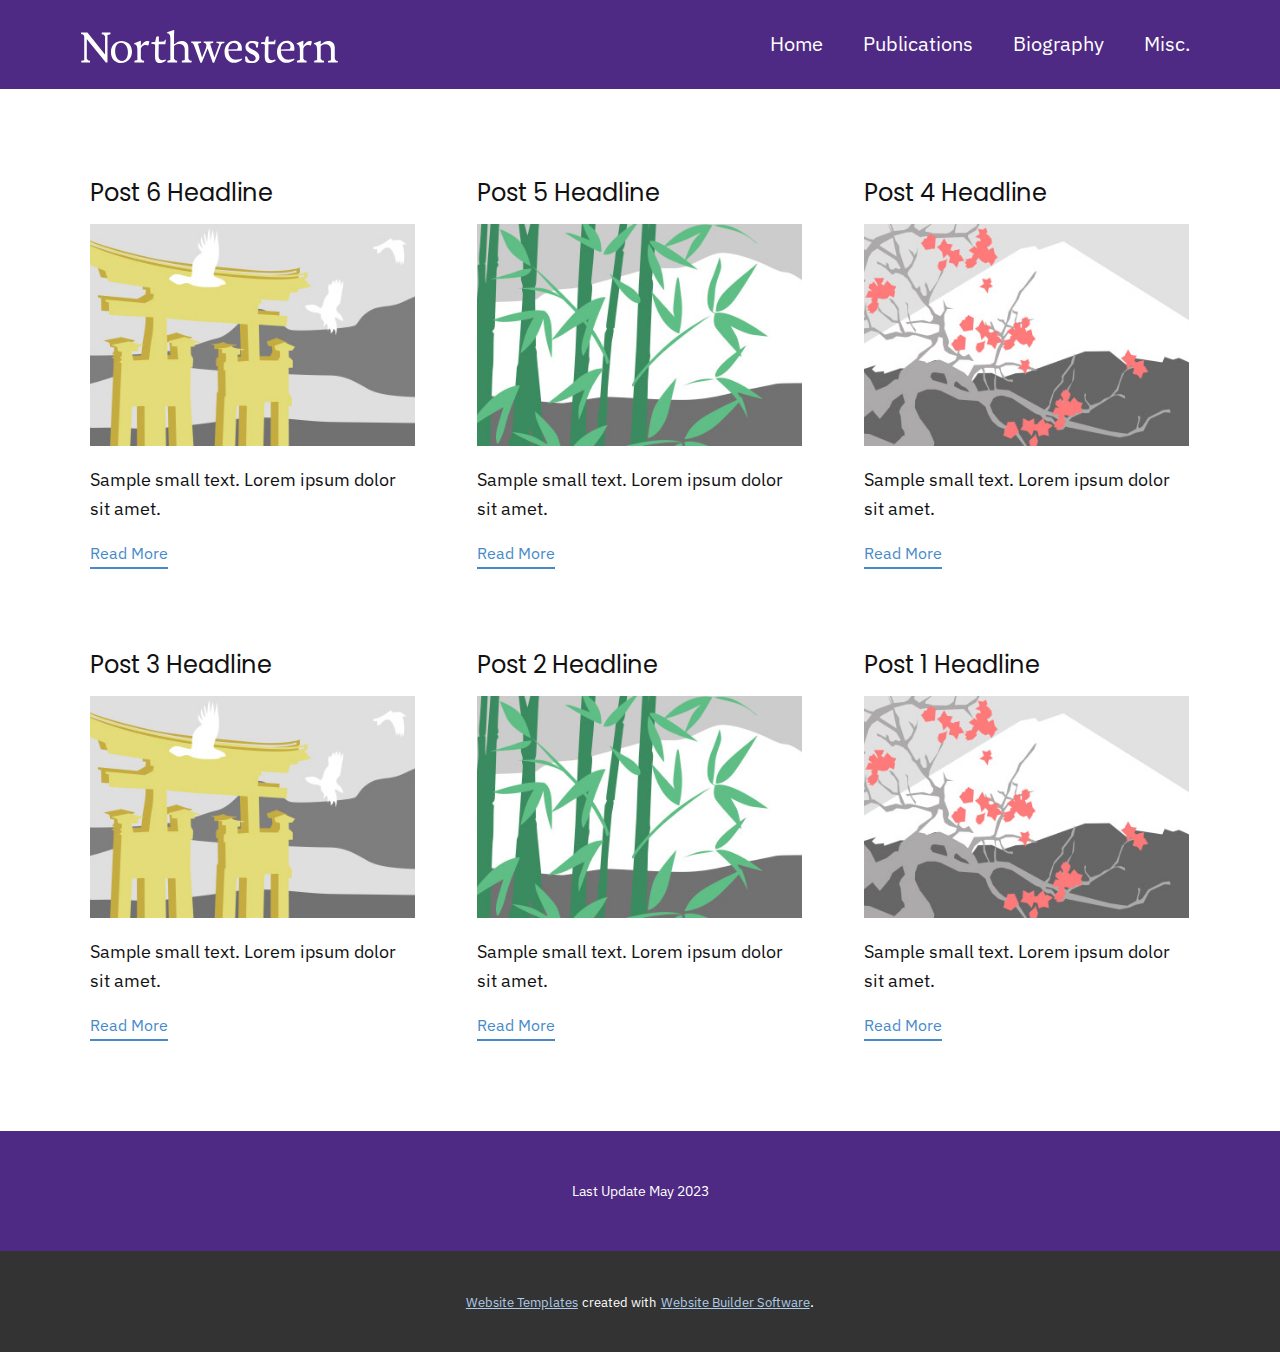
<file: blog/blog.html>
<!DOCTYPE html>
<html style="font-size: 16px;" lang="en"><head>
    <meta name="viewport" content="width=device-width, initial-scale=1.0">
    <meta charset="utf-8">
    <meta name="keywords" content="">
    <meta name="description" content="">
    <title>Blog Template</title>
    <link rel="stylesheet" href="../nicepage.css" media="screen">
<link rel="stylesheet" href="../Blog-Template.css" media="screen">
    <script class="u-script" type="text/javascript" src="../jquery.js" defer=""></script>
    <script class="u-script" type="text/javascript" src="../nicepage.js" defer=""></script>
    <meta name="generator" content="Nicepage 5.10.10, nicepage.com">
    <link id="u-theme-google-font" rel="stylesheet" href="https://fonts.googleapis.com/css2?family=Poppins:ital,wght@0,300;0,400;0,500;0,600;0,700;0,800;0,900;1,300;1,400;1,500;1,600;1,700&family=IBM+Plex+Sans:ital,wght@0,300;0,400;0,500;0,600;0,700;1,300;1,400;1,500;1,600;1,700&display=swap">
    
    
    <script type="application/ld+json">{
		"@context": "http://schema.org",
		"@type": "Organization",
		"name": "",
		"logo": "images/nu_white_logo.svg"
}</script>
    <meta name="theme-color" content="#478ac9">
  <meta data-intl-tel-input-cdn-path="intlTelInput/"></head>
  <body class="u-body u-xl-mode" data-lang="en"><header class="u-clearfix u-custom-color-1 u-header u-header" id="sec-6aa5"><div class="u-clearfix u-sheet u-sheet-1">
        <nav class="u-menu u-menu-one-level u-offcanvas u-menu-1">
          <div class="menu-collapse" style="font-size: 1.25rem; letter-spacing: 0px; font-weight: 400;">
            <a class="u-button-style u-custom-left-right-menu-spacing u-custom-padding-bottom u-custom-top-bottom-menu-spacing u-nav-link u-text-active-palette-1-base u-text-hover-palette-2-base" href="#">
              <svg class="u-svg-link" viewBox="0 0 24 24"><use xmlns:xlink="http://www.w3.org/1999/xlink" xlink:href="#menu-hamburger"></use></svg>
              <svg class="u-svg-content" version="1.1" id="menu-hamburger" viewBox="0 0 16 16" x="0px" y="0px" xmlns:xlink="http://www.w3.org/1999/xlink" xmlns="http://www.w3.org/2000/svg"><g><rect y="1" width="16" height="2"></rect><rect y="7" width="16" height="2"></rect><rect y="13" width="16" height="2"></rect>
</g></svg>
            </a>
          </div>
          <div class="u-custom-menu u-nav-container">
            <ul class="u-nav u-unstyled u-nav-1"><li class="u-nav-item"><a class="u-button-style u-nav-link u-text-active-palette-1-base u-text-hover-palette-2-base" href="../Home.html" style="padding: 10px 20px;">Home</a>
</li><li class="u-nav-item"><a class="u-button-style u-nav-link u-text-active-palette-1-base u-text-hover-palette-2-base" href="../Publications.html" style="padding: 10px 20px;">Publications</a>
</li><li class="u-nav-item"><a class="u-button-style u-nav-link u-text-active-palette-1-base u-text-hover-palette-2-base" href="../Biography.html" style="padding: 10px 20px;">Biography</a>
</li><li class="u-nav-item"><a class="u-button-style u-nav-link u-text-active-palette-1-base u-text-hover-palette-2-base" href="../Misc.html" style="padding: 10px 20px;">Misc.</a>
</li></ul>
          </div>
          <div class="u-custom-menu u-nav-container-collapse">
            <div class="u-black u-container-style u-inner-container-layout u-opacity u-opacity-95 u-sidenav">
              <div class="u-inner-container-layout u-sidenav-overflow">
                <div class="u-menu-close"></div>
                <ul class="u-align-center u-nav u-popupmenu-items u-unstyled u-nav-2"><li class="u-nav-item"><a class="u-button-style u-nav-link" href="../Home.html">Home</a>
</li><li class="u-nav-item"><a class="u-button-style u-nav-link" href="../Publications.html">Publications</a>
</li><li class="u-nav-item"><a class="u-button-style u-nav-link" href="../Biography.html">Biography</a>
</li><li class="u-nav-item"><a class="u-button-style u-nav-link" href="../Misc.html">Misc.</a>
</li></ul>
              </div>
            </div>
            <div class="u-black u-menu-overlay u-opacity u-opacity-70"></div>
          </div>
        </nav>
        <a href="https://www.northwestern.edu/" class="u-image u-logo u-image-1" data-image-width="300" data-image-height="38" title="Northwestern">
          <img src="../images/nu_white_logo.svg" class="u-logo-image u-logo-image-1">
        </a>
      </div></header>
    <section class="u-clearfix u-section-1" id="sec-8717">
      <div class="u-clearfix u-sheet u-valign-middle u-sheet-1"><!--blog--><!--blog_options_json--><!--{"type":"Recent","source":"","tags":"","count":""}--><!--/blog_options_json-->
        <div class="u-blog u-expanded-width u-repeater u-repeater-1"><!--blog_post-->
          <div class="u-blog-post u-container-style u-repeater-item u-white u-repeater-item-1">
            <div class="u-container-layout u-similar-container u-valign-top u-container-layout-1"><!--blog_post_header-->
              <h4 class="u-blog-control u-text u-text-1">
                <a class="u-post-header-link" href="../blog/post-5.html">Post 6 Headline</a>
              </h4><!--/blog_post_header--><!--blog_post_image-->
              <a class="u-post-header-link" href="../blog/post-5.html"><img alt="" class="u-blog-control u-expanded-width u-image u-image-default u-image-1" src="../images/8ad73f3c.jpeg"></a><!--/blog_post_image--><!--blog_post_content-->
              <div class="u-blog-control u-post-content u-text u-text-2 fr-view">Sample small text. Lorem ipsum dolor sit amet.</div><!--/blog_post_content--><!--blog_post_readmore-->
              <a href="../blog/post-5.html" class="u-blog-control u-border-2 u-border-palette-1-base u-btn u-btn-rectangle u-button-style u-none u-btn-1"><!--blog_post_readmore_content--><!--options_json--><!--{"content":"","defaultValue":"Read More"}--><!--/options_json-->Read More<!--/blog_post_readmore_content--></a><!--/blog_post_readmore-->
            </div>
          </div><div class="u-blog-post u-container-style u-repeater-item u-video-cover u-white">
            <div class="u-container-layout u-similar-container u-valign-top u-container-layout-2"><!--blog_post_header-->
              <h4 class="u-blog-control u-text u-text-3">
                <a class="u-post-header-link" href="../blog/post-4.html">Post 5 Headline</a>
              </h4><!--/blog_post_header--><!--blog_post_image-->
              <a class="u-post-header-link" href="../blog/post-4.html"><img alt="" class="u-blog-control u-expanded-width u-image u-image-default u-image-2" src="../images/68f64b9d.jpeg"></a><!--/blog_post_image--><!--blog_post_content-->
              <div class="u-blog-control u-post-content u-text u-text-4 fr-view">Sample small text. Lorem ipsum dolor sit amet.</div><!--/blog_post_content--><!--blog_post_readmore-->
              <a href="../blog/post-4.html" class="u-blog-control u-border-2 u-border-palette-1-base u-btn u-btn-rectangle u-button-style u-none u-btn-2"><!--blog_post_readmore_content--><!--options_json--><!--{"content":"","defaultValue":"Read More"}--><!--/options_json-->Read More<!--/blog_post_readmore_content--></a><!--/blog_post_readmore-->
            </div>
          </div><div class="u-blog-post u-container-style u-repeater-item u-video-cover u-white">
            <div class="u-container-layout u-similar-container u-valign-top u-container-layout-3"><!--blog_post_header-->
              <h4 class="u-blog-control u-text u-text-5">
                <a class="u-post-header-link" href="../blog/post-3.html">Post 4 Headline</a>
              </h4><!--/blog_post_header--><!--blog_post_image-->
              <a class="u-post-header-link" href="../blog/post-3.html"><img alt="" class="u-blog-control u-expanded-width u-image u-image-default u-image-3" src="../images/0fd3416c.jpeg"></a><!--/blog_post_image--><!--blog_post_content-->
              <div class="u-blog-control u-post-content u-text u-text-6 fr-view">Sample small text. Lorem ipsum dolor sit amet.</div><!--/blog_post_content--><!--blog_post_readmore-->
              <a href="../blog/post-3.html" class="u-blog-control u-border-2 u-border-palette-1-base u-btn u-btn-rectangle u-button-style u-none u-btn-3"><!--blog_post_readmore_content--><!--options_json--><!--{"content":"","defaultValue":"Read More"}--><!--/options_json-->Read More<!--/blog_post_readmore_content--></a><!--/blog_post_readmore-->
            </div>
          </div><div class="u-blog-post u-container-style u-repeater-item u-white u-repeater-item-1">
            <div class="u-container-layout u-similar-container u-valign-top u-container-layout-1"><!--blog_post_header-->
              <h4 class="u-blog-control u-text u-text-1">
                <a class="u-post-header-link" href="../blog/post-2.html">Post 3 Headline</a>
              </h4><!--/blog_post_header--><!--blog_post_image-->
              <a class="u-post-header-link" href="../blog/post-2.html"><img alt="" class="u-blog-control u-expanded-width u-image u-image-default u-image-1" src="../images/8ad73f3c.jpeg"></a><!--/blog_post_image--><!--blog_post_content-->
              <div class="u-blog-control u-post-content u-text u-text-2 fr-view">Sample small text. Lorem ipsum dolor sit amet.</div><!--/blog_post_content--><!--blog_post_readmore-->
              <a href="../blog/post-2.html" class="u-blog-control u-border-2 u-border-palette-1-base u-btn u-btn-rectangle u-button-style u-none u-btn-1"><!--blog_post_readmore_content--><!--options_json--><!--{"content":"","defaultValue":"Read More"}--><!--/options_json-->Read More<!--/blog_post_readmore_content--></a><!--/blog_post_readmore-->
            </div>
          </div><div class="u-blog-post u-container-style u-repeater-item u-video-cover u-white">
            <div class="u-container-layout u-similar-container u-valign-top u-container-layout-2"><!--blog_post_header-->
              <h4 class="u-blog-control u-text u-text-3">
                <a class="u-post-header-link" href="../blog/post-1.html">Post 2 Headline</a>
              </h4><!--/blog_post_header--><!--blog_post_image-->
              <a class="u-post-header-link" href="../blog/post-1.html"><img alt="" class="u-blog-control u-expanded-width u-image u-image-default u-image-2" src="../images/68f64b9d.jpeg"></a><!--/blog_post_image--><!--blog_post_content-->
              <div class="u-blog-control u-post-content u-text u-text-4 fr-view">Sample small text. Lorem ipsum dolor sit amet.</div><!--/blog_post_content--><!--blog_post_readmore-->
              <a href="../blog/post-1.html" class="u-blog-control u-border-2 u-border-palette-1-base u-btn u-btn-rectangle u-button-style u-none u-btn-2"><!--blog_post_readmore_content--><!--options_json--><!--{"content":"","defaultValue":"Read More"}--><!--/options_json-->Read More<!--/blog_post_readmore_content--></a><!--/blog_post_readmore-->
            </div>
          </div><div class="u-blog-post u-container-style u-repeater-item u-video-cover u-white">
            <div class="u-container-layout u-similar-container u-valign-top u-container-layout-3"><!--blog_post_header-->
              <h4 class="u-blog-control u-text u-text-5">
                <a class="u-post-header-link" href="../blog/post.html">Post 1 Headline</a>
              </h4><!--/blog_post_header--><!--blog_post_image-->
              <a class="u-post-header-link" href="../blog/post.html"><img alt="" class="u-blog-control u-expanded-width u-image u-image-default u-image-3" src="../images/0fd3416c.jpeg"></a><!--/blog_post_image--><!--blog_post_content-->
              <div class="u-blog-control u-post-content u-text u-text-6 fr-view">Sample small text. Lorem ipsum dolor sit amet.</div><!--/blog_post_content--><!--blog_post_readmore-->
              <a href="../blog/post.html" class="u-blog-control u-border-2 u-border-palette-1-base u-btn u-btn-rectangle u-button-style u-none u-btn-3"><!--blog_post_readmore_content--><!--options_json--><!--{"content":"","defaultValue":"Read More"}--><!--/options_json-->Read More<!--/blog_post_readmore_content--></a><!--/blog_post_readmore-->
            </div>
          </div><!--/blog_post--><!--blog_post-->
          <!--/blog_post--><!--blog_post-->
          <!--/blog_post-->
        </div><!--/blog-->
      </div>
    </section>
    
    
    <footer class="u-align-center u-clearfix u-custom-color-1 u-footer u-footer" id="sec-a980"><div class="u-clearfix u-sheet u-sheet-1">
        <p class="u-small-text u-text u-text-variant u-text-1">Last Update May 2023</p>
      </div></footer>
    <section class="u-backlink u-clearfix u-grey-80">
      <a class="u-link" href="https://nicepage.com/website-templates" target="_blank">
        <span>Website Templates</span>
      </a>
      <p class="u-text">
        <span>created with</span>
      </p>
      <a class="u-link" href="" target="_blank">
        <span>Website Builder Software</span>
      </a>. 
    </section>
  
</body></html>
</file>
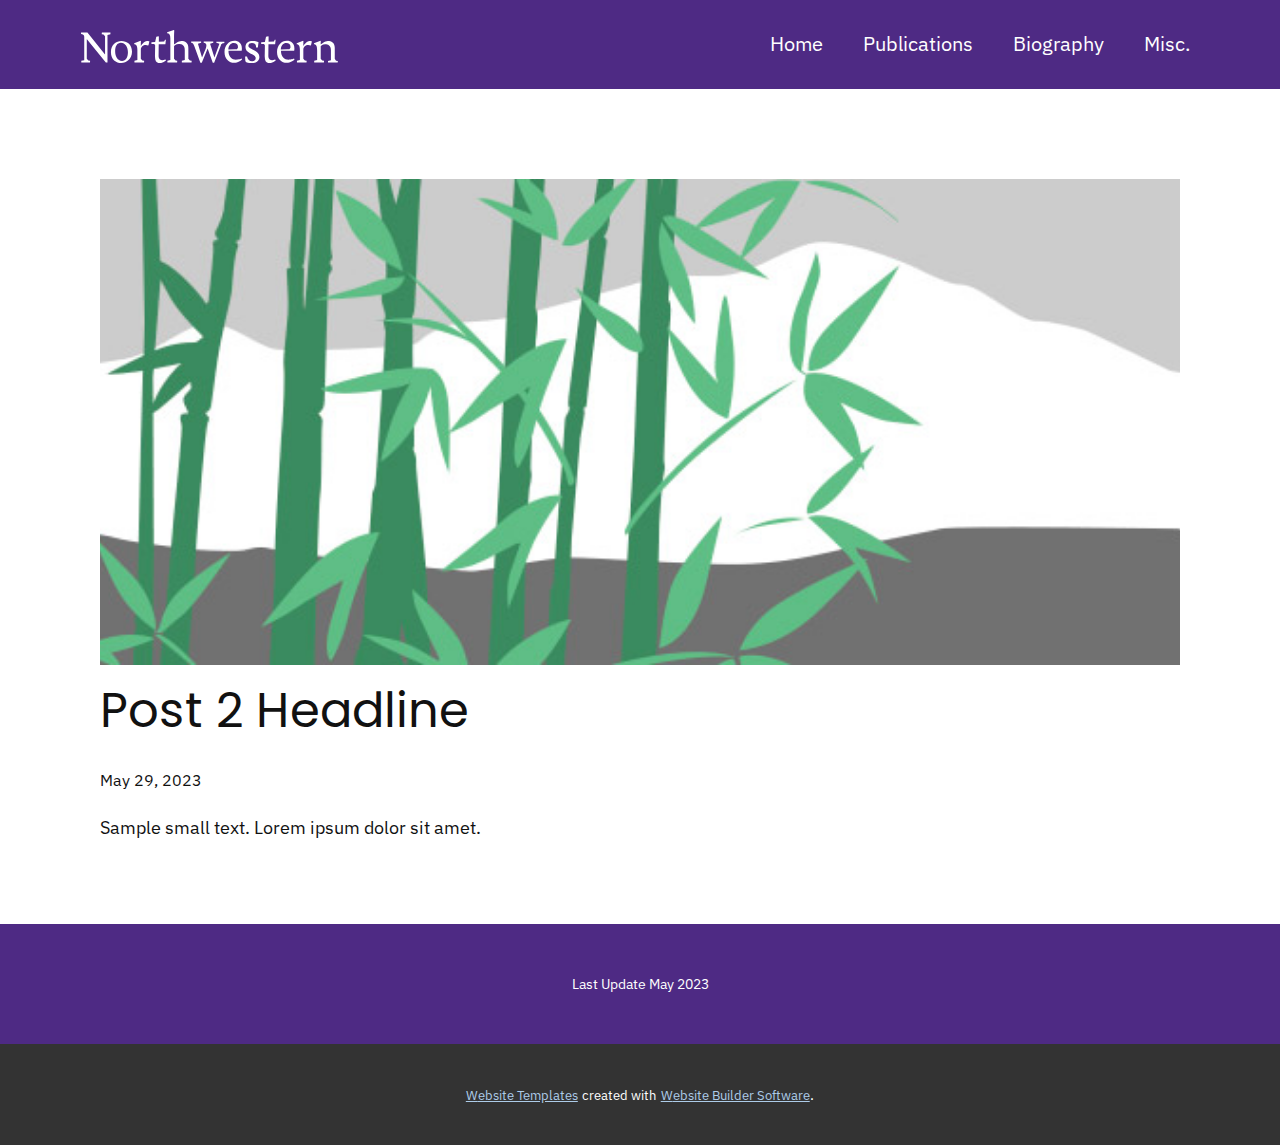
<file: blog/post-1.html>
<!DOCTYPE html>
<html style="font-size: 16px;" lang="en"><head>
    <meta name="viewport" content="width=device-width, initial-scale=1.0">
    <meta charset="utf-8">
    <meta name="keywords" content="Post 1 Headline">
    <meta name="description" content="">
    <title>Post 2 Headline</title>
    <link rel="stylesheet" href="../nicepage.css" media="screen">
<link rel="stylesheet" href="../Post-Template.css" media="screen">
    <script class="u-script" type="text/javascript" src="../jquery.js" defer=""></script>
    <script class="u-script" type="text/javascript" src="../nicepage.js" defer=""></script>
    <meta name="generator" content="Nicepage 5.10.10, nicepage.com">
    <link id="u-theme-google-font" rel="stylesheet" href="https://fonts.googleapis.com/css2?family=Poppins:ital,wght@0,300;0,400;0,500;0,600;0,700;0,800;0,900;1,300;1,400;1,500;1,600;1,700&family=IBM+Plex+Sans:ital,wght@0,300;0,400;0,500;0,600;0,700;1,300;1,400;1,500;1,600;1,700&display=swap">
    
    
    <script type="application/ld+json">{
		"@context": "http://schema.org",
		"@type": "Organization",
		"name": "",
		"logo": "images/nu_white_logo.svg"
}</script>
    <meta name="theme-color" content="#478ac9">
  <meta data-intl-tel-input-cdn-path="intlTelInput/"></head>
  <body class="u-body u-xl-mode" data-lang="en"><header class="u-clearfix u-custom-color-1 u-header u-header" id="sec-6aa5"><div class="u-clearfix u-sheet u-sheet-1">
        <nav class="u-menu u-menu-one-level u-offcanvas u-menu-1">
          <div class="menu-collapse" style="font-size: 1.25rem; letter-spacing: 0px; font-weight: 400;">
            <a class="u-button-style u-custom-left-right-menu-spacing u-custom-padding-bottom u-custom-top-bottom-menu-spacing u-nav-link u-text-active-palette-1-base u-text-hover-palette-2-base" href="#">
              <svg class="u-svg-link" viewBox="0 0 24 24"><use xmlns:xlink="http://www.w3.org/1999/xlink" xlink:href="#menu-hamburger"></use></svg>
              <svg class="u-svg-content" version="1.1" id="menu-hamburger" viewBox="0 0 16 16" x="0px" y="0px" xmlns:xlink="http://www.w3.org/1999/xlink" xmlns="http://www.w3.org/2000/svg"><g><rect y="1" width="16" height="2"></rect><rect y="7" width="16" height="2"></rect><rect y="13" width="16" height="2"></rect>
</g></svg>
            </a>
          </div>
          <div class="u-custom-menu u-nav-container">
            <ul class="u-nav u-unstyled u-nav-1"><li class="u-nav-item"><a class="u-button-style u-nav-link u-text-active-palette-1-base u-text-hover-palette-2-base" href="../Home.html" style="padding: 10px 20px;">Home</a>
</li><li class="u-nav-item"><a class="u-button-style u-nav-link u-text-active-palette-1-base u-text-hover-palette-2-base" href="../Publications.html" style="padding: 10px 20px;">Publications</a>
</li><li class="u-nav-item"><a class="u-button-style u-nav-link u-text-active-palette-1-base u-text-hover-palette-2-base" href="../Biography.html" style="padding: 10px 20px;">Biography</a>
</li><li class="u-nav-item"><a class="u-button-style u-nav-link u-text-active-palette-1-base u-text-hover-palette-2-base" href="../Misc.html" style="padding: 10px 20px;">Misc.</a>
</li></ul>
          </div>
          <div class="u-custom-menu u-nav-container-collapse">
            <div class="u-black u-container-style u-inner-container-layout u-opacity u-opacity-95 u-sidenav">
              <div class="u-inner-container-layout u-sidenav-overflow">
                <div class="u-menu-close"></div>
                <ul class="u-align-center u-nav u-popupmenu-items u-unstyled u-nav-2"><li class="u-nav-item"><a class="u-button-style u-nav-link" href="../Home.html">Home</a>
</li><li class="u-nav-item"><a class="u-button-style u-nav-link" href="../Publications.html">Publications</a>
</li><li class="u-nav-item"><a class="u-button-style u-nav-link" href="../Biography.html">Biography</a>
</li><li class="u-nav-item"><a class="u-button-style u-nav-link" href="../Misc.html">Misc.</a>
</li></ul>
              </div>
            </div>
            <div class="u-black u-menu-overlay u-opacity u-opacity-70"></div>
          </div>
        </nav>
        <a href="https://www.northwestern.edu/" class="u-image u-logo u-image-1" data-image-width="300" data-image-height="38" title="Northwestern">
          <img src="../images/nu_white_logo.svg" class="u-logo-image u-logo-image-1">
        </a>
      </div></header>
    <section class="u-align-center u-clearfix u-section-1" id="sec-5289">
      <div class="u-clearfix u-sheet u-valign-middle-md u-valign-middle-sm u-valign-middle-xs u-sheet-1"><!--post_details--><!--post_details_options_json--><!--{"source":""}--><!--/post_details_options_json--><!--blog_post-->
        <div class="u-container-style u-expanded-width u-post-details u-post-details-1">
          <div class="u-container-layout u-valign-middle u-container-layout-1"><!--blog_post_image-->
            <img alt="" class="u-blog-control u-expanded-width u-image u-image-default u-image-1" src="../images/68f64b9d.jpeg"><!--/blog_post_image--><!--blog_post_header-->
            <h2 class="u-blog-control u-text u-text-1">Post 2 Headline</h2><!--/blog_post_header--><!--blog_post_metadata-->
            <div class="u-blog-control u-metadata u-metadata-1"><!--blog_post_metadata_date-->
              <span class="u-meta-date u-meta-icon">May 29, 2023</span><!--/blog_post_metadata_date--><!--blog_post_metadata_category-->
              <!--/blog_post_metadata_category--><!--blog_post_metadata_comments-->
              <!--/blog_post_metadata_comments-->
            </div><!--/blog_post_metadata--><!--blog_post_content-->
            <div class="u-align-justify u-blog-control u-post-content u-text u-text-2 fr-view">
  Sample small text. Lorem ipsum dolor sit amet.
  </div><!--/blog_post_content-->
          </div>
        </div><!--/blog_post--><!--/post_details-->
      </div>
    </section>
    
    
    <footer class="u-align-center u-clearfix u-custom-color-1 u-footer u-footer" id="sec-a980"><div class="u-clearfix u-sheet u-sheet-1">
        <p class="u-small-text u-text u-text-variant u-text-1">Last Update May 2023</p>
      </div></footer>
    <section class="u-backlink u-clearfix u-grey-80">
      <a class="u-link" href="https://nicepage.com/website-templates" target="_blank">
        <span>Website Templates</span>
      </a>
      <p class="u-text">
        <span>created with</span>
      </p>
      <a class="u-link" href="" target="_blank">
        <span>Website Builder Software</span>
      </a>. 
    </section>
  
</body></html>
</file>
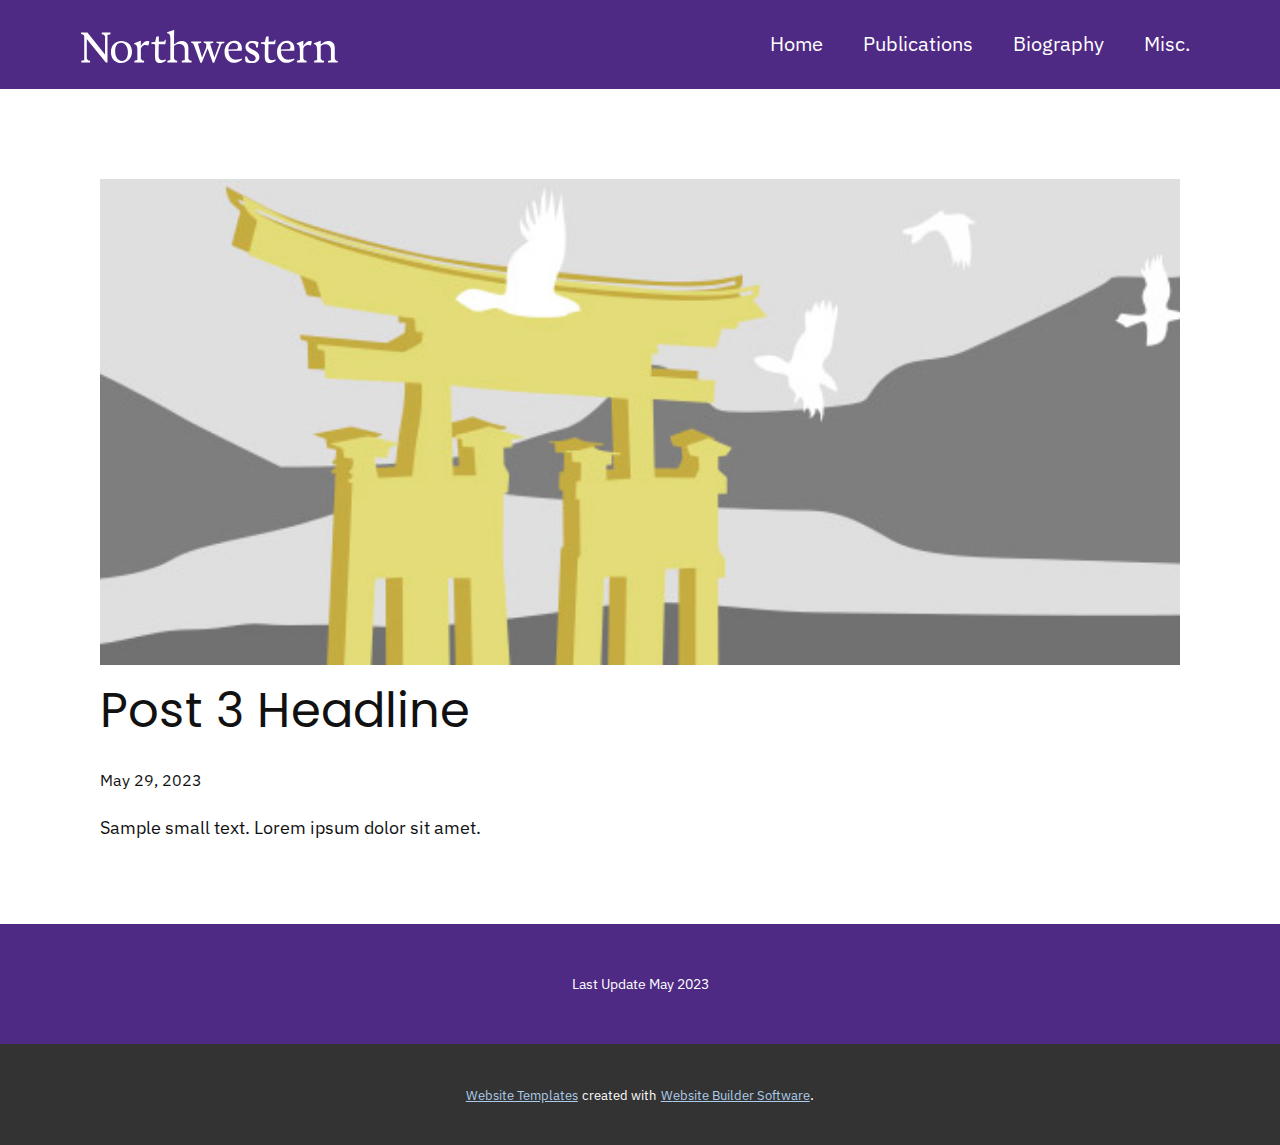
<file: blog/post-2.html>
<!DOCTYPE html>
<html style="font-size: 16px;" lang="en"><head>
    <meta name="viewport" content="width=device-width, initial-scale=1.0">
    <meta charset="utf-8">
    <meta name="keywords" content="Post 1 Headline">
    <meta name="description" content="">
    <title>Post 3 Headline</title>
    <link rel="stylesheet" href="../nicepage.css" media="screen">
<link rel="stylesheet" href="../Post-Template.css" media="screen">
    <script class="u-script" type="text/javascript" src="../jquery.js" defer=""></script>
    <script class="u-script" type="text/javascript" src="../nicepage.js" defer=""></script>
    <meta name="generator" content="Nicepage 5.10.10, nicepage.com">
    <link id="u-theme-google-font" rel="stylesheet" href="https://fonts.googleapis.com/css2?family=Poppins:ital,wght@0,300;0,400;0,500;0,600;0,700;0,800;0,900;1,300;1,400;1,500;1,600;1,700&family=IBM+Plex+Sans:ital,wght@0,300;0,400;0,500;0,600;0,700;1,300;1,400;1,500;1,600;1,700&display=swap">
    
    
    <script type="application/ld+json">{
		"@context": "http://schema.org",
		"@type": "Organization",
		"name": "",
		"logo": "images/nu_white_logo.svg"
}</script>
    <meta name="theme-color" content="#478ac9">
  <meta data-intl-tel-input-cdn-path="intlTelInput/"></head>
  <body class="u-body u-xl-mode" data-lang="en"><header class="u-clearfix u-custom-color-1 u-header u-header" id="sec-6aa5"><div class="u-clearfix u-sheet u-sheet-1">
        <nav class="u-menu u-menu-one-level u-offcanvas u-menu-1">
          <div class="menu-collapse" style="font-size: 1.25rem; letter-spacing: 0px; font-weight: 400;">
            <a class="u-button-style u-custom-left-right-menu-spacing u-custom-padding-bottom u-custom-top-bottom-menu-spacing u-nav-link u-text-active-palette-1-base u-text-hover-palette-2-base" href="#">
              <svg class="u-svg-link" viewBox="0 0 24 24"><use xmlns:xlink="http://www.w3.org/1999/xlink" xlink:href="#menu-hamburger"></use></svg>
              <svg class="u-svg-content" version="1.1" id="menu-hamburger" viewBox="0 0 16 16" x="0px" y="0px" xmlns:xlink="http://www.w3.org/1999/xlink" xmlns="http://www.w3.org/2000/svg"><g><rect y="1" width="16" height="2"></rect><rect y="7" width="16" height="2"></rect><rect y="13" width="16" height="2"></rect>
</g></svg>
            </a>
          </div>
          <div class="u-custom-menu u-nav-container">
            <ul class="u-nav u-unstyled u-nav-1"><li class="u-nav-item"><a class="u-button-style u-nav-link u-text-active-palette-1-base u-text-hover-palette-2-base" href="../Home.html" style="padding: 10px 20px;">Home</a>
</li><li class="u-nav-item"><a class="u-button-style u-nav-link u-text-active-palette-1-base u-text-hover-palette-2-base" href="../Publications.html" style="padding: 10px 20px;">Publications</a>
</li><li class="u-nav-item"><a class="u-button-style u-nav-link u-text-active-palette-1-base u-text-hover-palette-2-base" href="../Biography.html" style="padding: 10px 20px;">Biography</a>
</li><li class="u-nav-item"><a class="u-button-style u-nav-link u-text-active-palette-1-base u-text-hover-palette-2-base" href="../Misc.html" style="padding: 10px 20px;">Misc.</a>
</li></ul>
          </div>
          <div class="u-custom-menu u-nav-container-collapse">
            <div class="u-black u-container-style u-inner-container-layout u-opacity u-opacity-95 u-sidenav">
              <div class="u-inner-container-layout u-sidenav-overflow">
                <div class="u-menu-close"></div>
                <ul class="u-align-center u-nav u-popupmenu-items u-unstyled u-nav-2"><li class="u-nav-item"><a class="u-button-style u-nav-link" href="../Home.html">Home</a>
</li><li class="u-nav-item"><a class="u-button-style u-nav-link" href="../Publications.html">Publications</a>
</li><li class="u-nav-item"><a class="u-button-style u-nav-link" href="../Biography.html">Biography</a>
</li><li class="u-nav-item"><a class="u-button-style u-nav-link" href="../Misc.html">Misc.</a>
</li></ul>
              </div>
            </div>
            <div class="u-black u-menu-overlay u-opacity u-opacity-70"></div>
          </div>
        </nav>
        <a href="https://www.northwestern.edu/" class="u-image u-logo u-image-1" data-image-width="300" data-image-height="38" title="Northwestern">
          <img src="../images/nu_white_logo.svg" class="u-logo-image u-logo-image-1">
        </a>
      </div></header>
    <section class="u-align-center u-clearfix u-section-1" id="sec-5289">
      <div class="u-clearfix u-sheet u-valign-middle-md u-valign-middle-sm u-valign-middle-xs u-sheet-1"><!--post_details--><!--post_details_options_json--><!--{"source":""}--><!--/post_details_options_json--><!--blog_post-->
        <div class="u-container-style u-expanded-width u-post-details u-post-details-1">
          <div class="u-container-layout u-valign-middle u-container-layout-1"><!--blog_post_image-->
            <img alt="" class="u-blog-control u-expanded-width u-image u-image-default u-image-1" src="../images/8ad73f3c.jpeg"><!--/blog_post_image--><!--blog_post_header-->
            <h2 class="u-blog-control u-text u-text-1">Post 3 Headline</h2><!--/blog_post_header--><!--blog_post_metadata-->
            <div class="u-blog-control u-metadata u-metadata-1"><!--blog_post_metadata_date-->
              <span class="u-meta-date u-meta-icon">May 29, 2023</span><!--/blog_post_metadata_date--><!--blog_post_metadata_category-->
              <!--/blog_post_metadata_category--><!--blog_post_metadata_comments-->
              <!--/blog_post_metadata_comments-->
            </div><!--/blog_post_metadata--><!--blog_post_content-->
            <div class="u-align-justify u-blog-control u-post-content u-text u-text-2 fr-view">
  Sample small text. Lorem ipsum dolor sit amet.
  </div><!--/blog_post_content-->
          </div>
        </div><!--/blog_post--><!--/post_details-->
      </div>
    </section>
    
    
    <footer class="u-align-center u-clearfix u-custom-color-1 u-footer u-footer" id="sec-a980"><div class="u-clearfix u-sheet u-sheet-1">
        <p class="u-small-text u-text u-text-variant u-text-1">Last Update May 2023</p>
      </div></footer>
    <section class="u-backlink u-clearfix u-grey-80">
      <a class="u-link" href="https://nicepage.com/website-templates" target="_blank">
        <span>Website Templates</span>
      </a>
      <p class="u-text">
        <span>created with</span>
      </p>
      <a class="u-link" href="" target="_blank">
        <span>Website Builder Software</span>
      </a>. 
    </section>
  
</body></html>
</file>
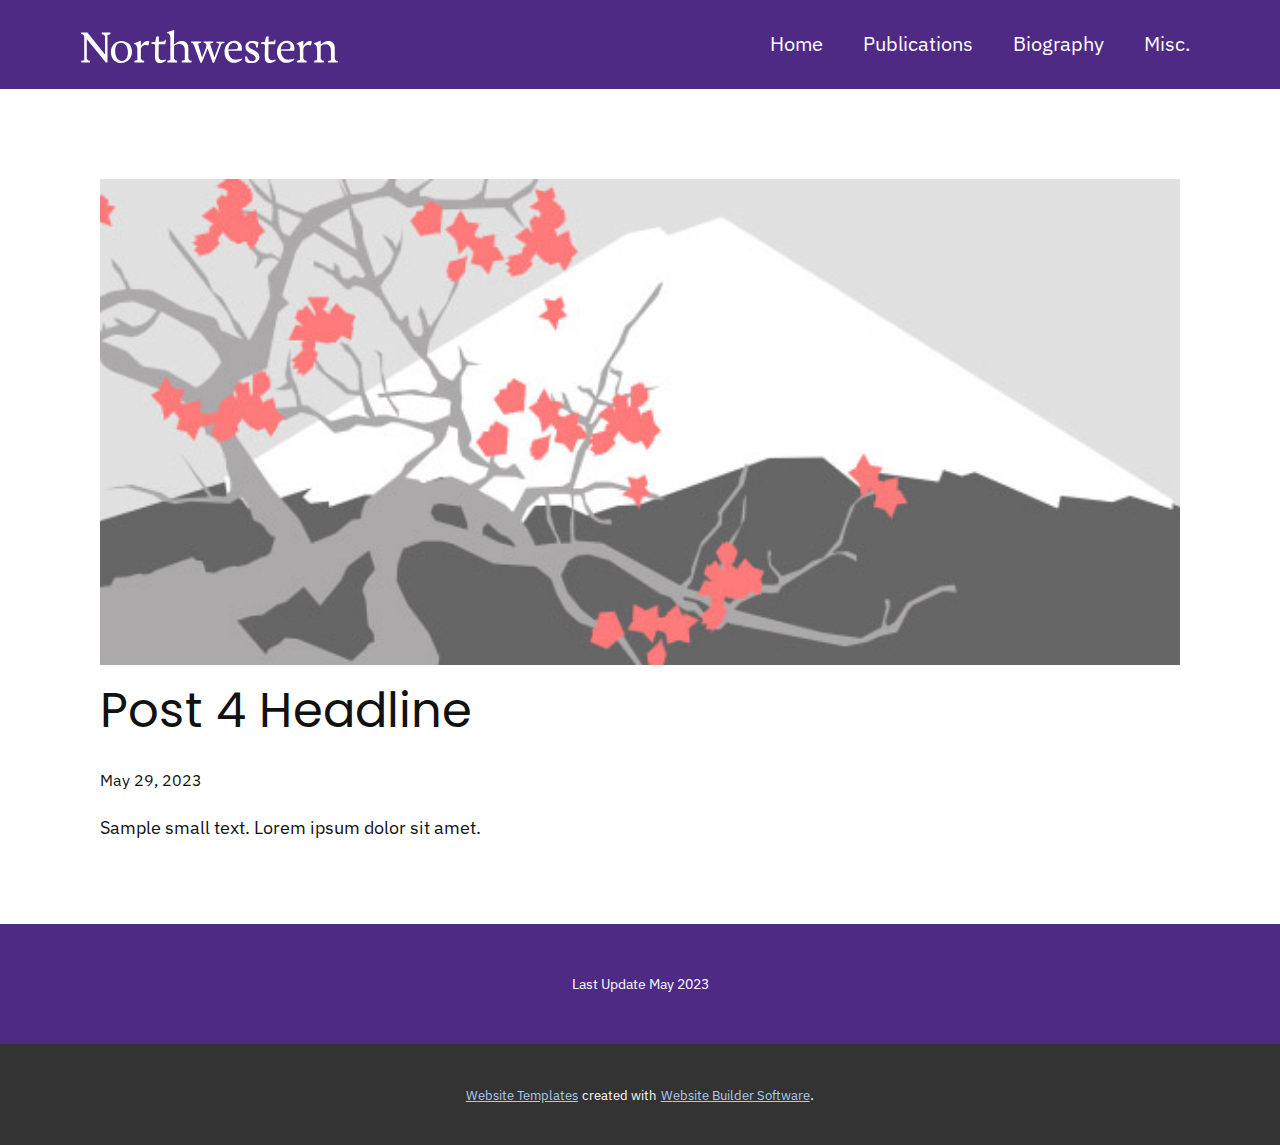
<file: blog/post-3.html>
<!DOCTYPE html>
<html style="font-size: 16px;" lang="en"><head>
    <meta name="viewport" content="width=device-width, initial-scale=1.0">
    <meta charset="utf-8">
    <meta name="keywords" content="Post 1 Headline">
    <meta name="description" content="">
    <title>Post 4 Headline</title>
    <link rel="stylesheet" href="../nicepage.css" media="screen">
<link rel="stylesheet" href="../Post-Template.css" media="screen">
    <script class="u-script" type="text/javascript" src="../jquery.js" defer=""></script>
    <script class="u-script" type="text/javascript" src="../nicepage.js" defer=""></script>
    <meta name="generator" content="Nicepage 5.10.10, nicepage.com">
    <link id="u-theme-google-font" rel="stylesheet" href="https://fonts.googleapis.com/css2?family=Poppins:ital,wght@0,300;0,400;0,500;0,600;0,700;0,800;0,900;1,300;1,400;1,500;1,600;1,700&family=IBM+Plex+Sans:ital,wght@0,300;0,400;0,500;0,600;0,700;1,300;1,400;1,500;1,600;1,700&display=swap">
    
    
    <script type="application/ld+json">{
		"@context": "http://schema.org",
		"@type": "Organization",
		"name": "",
		"logo": "images/nu_white_logo.svg"
}</script>
    <meta name="theme-color" content="#478ac9">
  <meta data-intl-tel-input-cdn-path="intlTelInput/"></head>
  <body class="u-body u-xl-mode" data-lang="en"><header class="u-clearfix u-custom-color-1 u-header u-header" id="sec-6aa5"><div class="u-clearfix u-sheet u-sheet-1">
        <nav class="u-menu u-menu-one-level u-offcanvas u-menu-1">
          <div class="menu-collapse" style="font-size: 1.25rem; letter-spacing: 0px; font-weight: 400;">
            <a class="u-button-style u-custom-left-right-menu-spacing u-custom-padding-bottom u-custom-top-bottom-menu-spacing u-nav-link u-text-active-palette-1-base u-text-hover-palette-2-base" href="#">
              <svg class="u-svg-link" viewBox="0 0 24 24"><use xmlns:xlink="http://www.w3.org/1999/xlink" xlink:href="#menu-hamburger"></use></svg>
              <svg class="u-svg-content" version="1.1" id="menu-hamburger" viewBox="0 0 16 16" x="0px" y="0px" xmlns:xlink="http://www.w3.org/1999/xlink" xmlns="http://www.w3.org/2000/svg"><g><rect y="1" width="16" height="2"></rect><rect y="7" width="16" height="2"></rect><rect y="13" width="16" height="2"></rect>
</g></svg>
            </a>
          </div>
          <div class="u-custom-menu u-nav-container">
            <ul class="u-nav u-unstyled u-nav-1"><li class="u-nav-item"><a class="u-button-style u-nav-link u-text-active-palette-1-base u-text-hover-palette-2-base" href="../Home.html" style="padding: 10px 20px;">Home</a>
</li><li class="u-nav-item"><a class="u-button-style u-nav-link u-text-active-palette-1-base u-text-hover-palette-2-base" href="../Publications.html" style="padding: 10px 20px;">Publications</a>
</li><li class="u-nav-item"><a class="u-button-style u-nav-link u-text-active-palette-1-base u-text-hover-palette-2-base" href="../Biography.html" style="padding: 10px 20px;">Biography</a>
</li><li class="u-nav-item"><a class="u-button-style u-nav-link u-text-active-palette-1-base u-text-hover-palette-2-base" href="../Misc.html" style="padding: 10px 20px;">Misc.</a>
</li></ul>
          </div>
          <div class="u-custom-menu u-nav-container-collapse">
            <div class="u-black u-container-style u-inner-container-layout u-opacity u-opacity-95 u-sidenav">
              <div class="u-inner-container-layout u-sidenav-overflow">
                <div class="u-menu-close"></div>
                <ul class="u-align-center u-nav u-popupmenu-items u-unstyled u-nav-2"><li class="u-nav-item"><a class="u-button-style u-nav-link" href="../Home.html">Home</a>
</li><li class="u-nav-item"><a class="u-button-style u-nav-link" href="../Publications.html">Publications</a>
</li><li class="u-nav-item"><a class="u-button-style u-nav-link" href="../Biography.html">Biography</a>
</li><li class="u-nav-item"><a class="u-button-style u-nav-link" href="../Misc.html">Misc.</a>
</li></ul>
              </div>
            </div>
            <div class="u-black u-menu-overlay u-opacity u-opacity-70"></div>
          </div>
        </nav>
        <a href="https://www.northwestern.edu/" class="u-image u-logo u-image-1" data-image-width="300" data-image-height="38" title="Northwestern">
          <img src="../images/nu_white_logo.svg" class="u-logo-image u-logo-image-1">
        </a>
      </div></header>
    <section class="u-align-center u-clearfix u-section-1" id="sec-5289">
      <div class="u-clearfix u-sheet u-valign-middle-md u-valign-middle-sm u-valign-middle-xs u-sheet-1"><!--post_details--><!--post_details_options_json--><!--{"source":""}--><!--/post_details_options_json--><!--blog_post-->
        <div class="u-container-style u-expanded-width u-post-details u-post-details-1">
          <div class="u-container-layout u-valign-middle u-container-layout-1"><!--blog_post_image-->
            <img alt="" class="u-blog-control u-expanded-width u-image u-image-default u-image-1" src="../images/0fd3416c.jpeg"><!--/blog_post_image--><!--blog_post_header-->
            <h2 class="u-blog-control u-text u-text-1">Post 4 Headline</h2><!--/blog_post_header--><!--blog_post_metadata-->
            <div class="u-blog-control u-metadata u-metadata-1"><!--blog_post_metadata_date-->
              <span class="u-meta-date u-meta-icon">May 29, 2023</span><!--/blog_post_metadata_date--><!--blog_post_metadata_category-->
              <!--/blog_post_metadata_category--><!--blog_post_metadata_comments-->
              <!--/blog_post_metadata_comments-->
            </div><!--/blog_post_metadata--><!--blog_post_content-->
            <div class="u-align-justify u-blog-control u-post-content u-text u-text-2 fr-view">
  Sample small text. Lorem ipsum dolor sit amet.
  </div><!--/blog_post_content-->
          </div>
        </div><!--/blog_post--><!--/post_details-->
      </div>
    </section>
    
    
    <footer class="u-align-center u-clearfix u-custom-color-1 u-footer u-footer" id="sec-a980"><div class="u-clearfix u-sheet u-sheet-1">
        <p class="u-small-text u-text u-text-variant u-text-1">Last Update May 2023</p>
      </div></footer>
    <section class="u-backlink u-clearfix u-grey-80">
      <a class="u-link" href="https://nicepage.com/website-templates" target="_blank">
        <span>Website Templates</span>
      </a>
      <p class="u-text">
        <span>created with</span>
      </p>
      <a class="u-link" href="" target="_blank">
        <span>Website Builder Software</span>
      </a>. 
    </section>
  
</body></html>
</file>
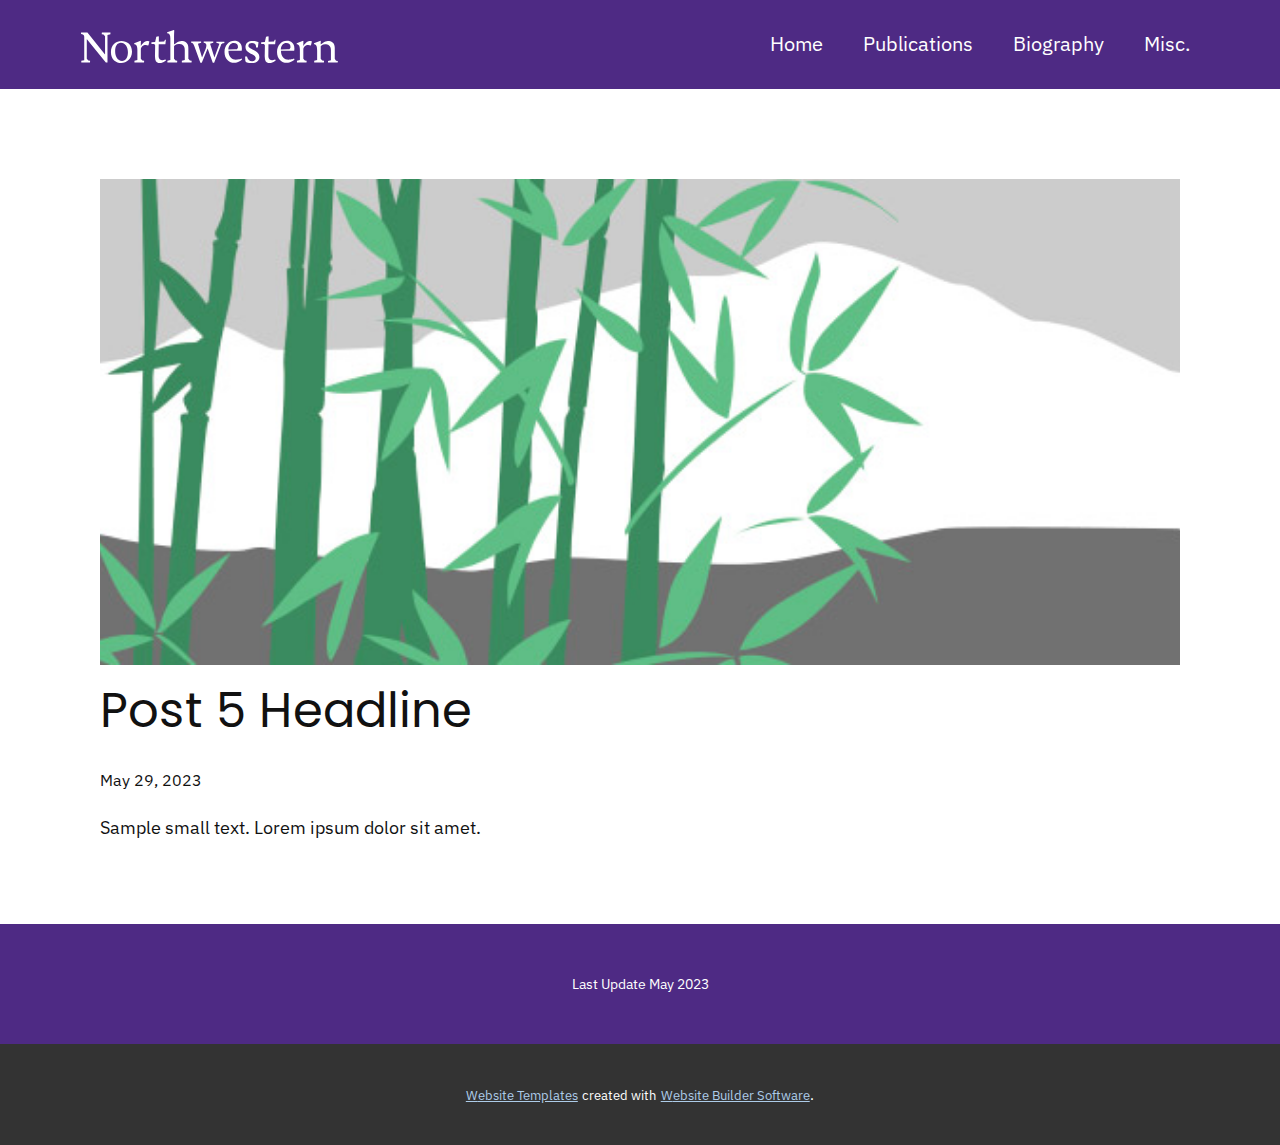
<file: blog/post-4.html>
<!DOCTYPE html>
<html style="font-size: 16px;" lang="en"><head>
    <meta name="viewport" content="width=device-width, initial-scale=1.0">
    <meta charset="utf-8">
    <meta name="keywords" content="Post 1 Headline">
    <meta name="description" content="">
    <title>Post 5 Headline</title>
    <link rel="stylesheet" href="../nicepage.css" media="screen">
<link rel="stylesheet" href="../Post-Template.css" media="screen">
    <script class="u-script" type="text/javascript" src="../jquery.js" defer=""></script>
    <script class="u-script" type="text/javascript" src="../nicepage.js" defer=""></script>
    <meta name="generator" content="Nicepage 5.10.10, nicepage.com">
    <link id="u-theme-google-font" rel="stylesheet" href="https://fonts.googleapis.com/css2?family=Poppins:ital,wght@0,300;0,400;0,500;0,600;0,700;0,800;0,900;1,300;1,400;1,500;1,600;1,700&family=IBM+Plex+Sans:ital,wght@0,300;0,400;0,500;0,600;0,700;1,300;1,400;1,500;1,600;1,700&display=swap">
    
    
    <script type="application/ld+json">{
		"@context": "http://schema.org",
		"@type": "Organization",
		"name": "",
		"logo": "images/nu_white_logo.svg"
}</script>
    <meta name="theme-color" content="#478ac9">
  <meta data-intl-tel-input-cdn-path="intlTelInput/"></head>
  <body class="u-body u-xl-mode" data-lang="en"><header class="u-clearfix u-custom-color-1 u-header u-header" id="sec-6aa5"><div class="u-clearfix u-sheet u-sheet-1">
        <nav class="u-menu u-menu-one-level u-offcanvas u-menu-1">
          <div class="menu-collapse" style="font-size: 1.25rem; letter-spacing: 0px; font-weight: 400;">
            <a class="u-button-style u-custom-left-right-menu-spacing u-custom-padding-bottom u-custom-top-bottom-menu-spacing u-nav-link u-text-active-palette-1-base u-text-hover-palette-2-base" href="#">
              <svg class="u-svg-link" viewBox="0 0 24 24"><use xmlns:xlink="http://www.w3.org/1999/xlink" xlink:href="#menu-hamburger"></use></svg>
              <svg class="u-svg-content" version="1.1" id="menu-hamburger" viewBox="0 0 16 16" x="0px" y="0px" xmlns:xlink="http://www.w3.org/1999/xlink" xmlns="http://www.w3.org/2000/svg"><g><rect y="1" width="16" height="2"></rect><rect y="7" width="16" height="2"></rect><rect y="13" width="16" height="2"></rect>
</g></svg>
            </a>
          </div>
          <div class="u-custom-menu u-nav-container">
            <ul class="u-nav u-unstyled u-nav-1"><li class="u-nav-item"><a class="u-button-style u-nav-link u-text-active-palette-1-base u-text-hover-palette-2-base" href="../Home.html" style="padding: 10px 20px;">Home</a>
</li><li class="u-nav-item"><a class="u-button-style u-nav-link u-text-active-palette-1-base u-text-hover-palette-2-base" href="../Publications.html" style="padding: 10px 20px;">Publications</a>
</li><li class="u-nav-item"><a class="u-button-style u-nav-link u-text-active-palette-1-base u-text-hover-palette-2-base" href="../Biography.html" style="padding: 10px 20px;">Biography</a>
</li><li class="u-nav-item"><a class="u-button-style u-nav-link u-text-active-palette-1-base u-text-hover-palette-2-base" href="../Misc.html" style="padding: 10px 20px;">Misc.</a>
</li></ul>
          </div>
          <div class="u-custom-menu u-nav-container-collapse">
            <div class="u-black u-container-style u-inner-container-layout u-opacity u-opacity-95 u-sidenav">
              <div class="u-inner-container-layout u-sidenav-overflow">
                <div class="u-menu-close"></div>
                <ul class="u-align-center u-nav u-popupmenu-items u-unstyled u-nav-2"><li class="u-nav-item"><a class="u-button-style u-nav-link" href="../Home.html">Home</a>
</li><li class="u-nav-item"><a class="u-button-style u-nav-link" href="../Publications.html">Publications</a>
</li><li class="u-nav-item"><a class="u-button-style u-nav-link" href="../Biography.html">Biography</a>
</li><li class="u-nav-item"><a class="u-button-style u-nav-link" href="../Misc.html">Misc.</a>
</li></ul>
              </div>
            </div>
            <div class="u-black u-menu-overlay u-opacity u-opacity-70"></div>
          </div>
        </nav>
        <a href="https://www.northwestern.edu/" class="u-image u-logo u-image-1" data-image-width="300" data-image-height="38" title="Northwestern">
          <img src="../images/nu_white_logo.svg" class="u-logo-image u-logo-image-1">
        </a>
      </div></header>
    <section class="u-align-center u-clearfix u-section-1" id="sec-5289">
      <div class="u-clearfix u-sheet u-valign-middle-md u-valign-middle-sm u-valign-middle-xs u-sheet-1"><!--post_details--><!--post_details_options_json--><!--{"source":""}--><!--/post_details_options_json--><!--blog_post-->
        <div class="u-container-style u-expanded-width u-post-details u-post-details-1">
          <div class="u-container-layout u-valign-middle u-container-layout-1"><!--blog_post_image-->
            <img alt="" class="u-blog-control u-expanded-width u-image u-image-default u-image-1" src="../images/68f64b9d.jpeg"><!--/blog_post_image--><!--blog_post_header-->
            <h2 class="u-blog-control u-text u-text-1">Post 5 Headline</h2><!--/blog_post_header--><!--blog_post_metadata-->
            <div class="u-blog-control u-metadata u-metadata-1"><!--blog_post_metadata_date-->
              <span class="u-meta-date u-meta-icon">May 29, 2023</span><!--/blog_post_metadata_date--><!--blog_post_metadata_category-->
              <!--/blog_post_metadata_category--><!--blog_post_metadata_comments-->
              <!--/blog_post_metadata_comments-->
            </div><!--/blog_post_metadata--><!--blog_post_content-->
            <div class="u-align-justify u-blog-control u-post-content u-text u-text-2 fr-view">
  Sample small text. Lorem ipsum dolor sit amet.
  </div><!--/blog_post_content-->
          </div>
        </div><!--/blog_post--><!--/post_details-->
      </div>
    </section>
    
    
    <footer class="u-align-center u-clearfix u-custom-color-1 u-footer u-footer" id="sec-a980"><div class="u-clearfix u-sheet u-sheet-1">
        <p class="u-small-text u-text u-text-variant u-text-1">Last Update May 2023</p>
      </div></footer>
    <section class="u-backlink u-clearfix u-grey-80">
      <a class="u-link" href="https://nicepage.com/website-templates" target="_blank">
        <span>Website Templates</span>
      </a>
      <p class="u-text">
        <span>created with</span>
      </p>
      <a class="u-link" href="" target="_blank">
        <span>Website Builder Software</span>
      </a>. 
    </section>
  
</body></html>
</file>
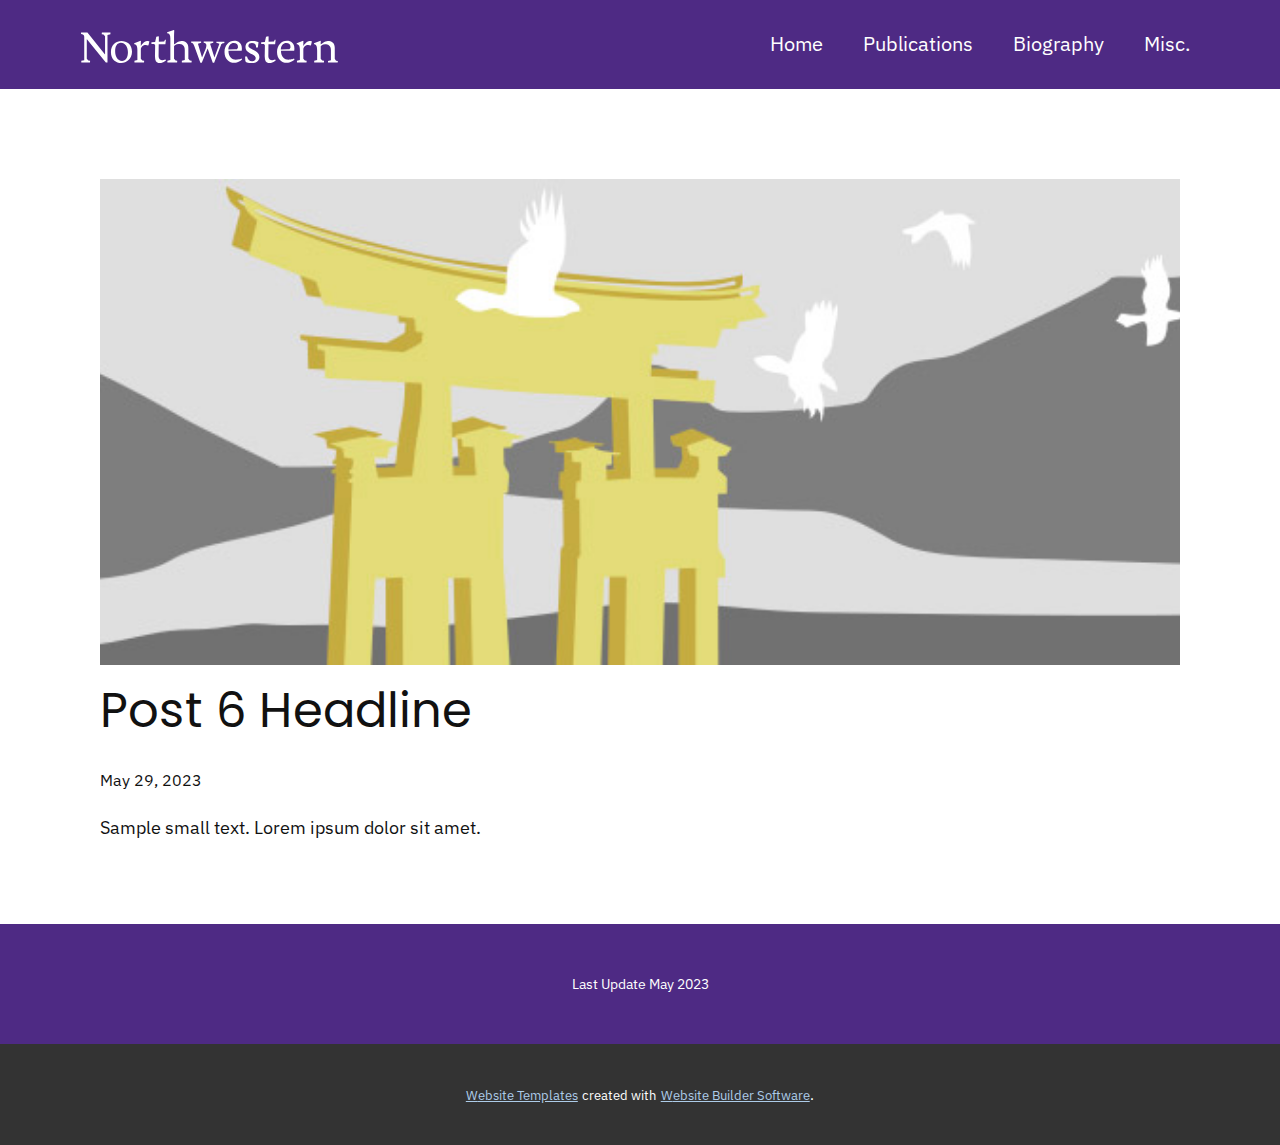
<file: blog/post-5.html>
<!DOCTYPE html>
<html style="font-size: 16px;" lang="en"><head>
    <meta name="viewport" content="width=device-width, initial-scale=1.0">
    <meta charset="utf-8">
    <meta name="keywords" content="Post 1 Headline">
    <meta name="description" content="">
    <title>Post 6 Headline</title>
    <link rel="stylesheet" href="../nicepage.css" media="screen">
<link rel="stylesheet" href="../Post-Template.css" media="screen">
    <script class="u-script" type="text/javascript" src="../jquery.js" defer=""></script>
    <script class="u-script" type="text/javascript" src="../nicepage.js" defer=""></script>
    <meta name="generator" content="Nicepage 5.10.10, nicepage.com">
    <link id="u-theme-google-font" rel="stylesheet" href="https://fonts.googleapis.com/css2?family=Poppins:ital,wght@0,300;0,400;0,500;0,600;0,700;0,800;0,900;1,300;1,400;1,500;1,600;1,700&family=IBM+Plex+Sans:ital,wght@0,300;0,400;0,500;0,600;0,700;1,300;1,400;1,500;1,600;1,700&display=swap">
    
    
    <script type="application/ld+json">{
		"@context": "http://schema.org",
		"@type": "Organization",
		"name": "",
		"logo": "images/nu_white_logo.svg"
}</script>
    <meta name="theme-color" content="#478ac9">
  <meta data-intl-tel-input-cdn-path="intlTelInput/"></head>
  <body class="u-body u-xl-mode" data-lang="en"><header class="u-clearfix u-custom-color-1 u-header u-header" id="sec-6aa5"><div class="u-clearfix u-sheet u-sheet-1">
        <nav class="u-menu u-menu-one-level u-offcanvas u-menu-1">
          <div class="menu-collapse" style="font-size: 1.25rem; letter-spacing: 0px; font-weight: 400;">
            <a class="u-button-style u-custom-left-right-menu-spacing u-custom-padding-bottom u-custom-top-bottom-menu-spacing u-nav-link u-text-active-palette-1-base u-text-hover-palette-2-base" href="#">
              <svg class="u-svg-link" viewBox="0 0 24 24"><use xmlns:xlink="http://www.w3.org/1999/xlink" xlink:href="#menu-hamburger"></use></svg>
              <svg class="u-svg-content" version="1.1" id="menu-hamburger" viewBox="0 0 16 16" x="0px" y="0px" xmlns:xlink="http://www.w3.org/1999/xlink" xmlns="http://www.w3.org/2000/svg"><g><rect y="1" width="16" height="2"></rect><rect y="7" width="16" height="2"></rect><rect y="13" width="16" height="2"></rect>
</g></svg>
            </a>
          </div>
          <div class="u-custom-menu u-nav-container">
            <ul class="u-nav u-unstyled u-nav-1"><li class="u-nav-item"><a class="u-button-style u-nav-link u-text-active-palette-1-base u-text-hover-palette-2-base" href="../Home.html" style="padding: 10px 20px;">Home</a>
</li><li class="u-nav-item"><a class="u-button-style u-nav-link u-text-active-palette-1-base u-text-hover-palette-2-base" href="../Publications.html" style="padding: 10px 20px;">Publications</a>
</li><li class="u-nav-item"><a class="u-button-style u-nav-link u-text-active-palette-1-base u-text-hover-palette-2-base" href="../Biography.html" style="padding: 10px 20px;">Biography</a>
</li><li class="u-nav-item"><a class="u-button-style u-nav-link u-text-active-palette-1-base u-text-hover-palette-2-base" href="../Misc.html" style="padding: 10px 20px;">Misc.</a>
</li></ul>
          </div>
          <div class="u-custom-menu u-nav-container-collapse">
            <div class="u-black u-container-style u-inner-container-layout u-opacity u-opacity-95 u-sidenav">
              <div class="u-inner-container-layout u-sidenav-overflow">
                <div class="u-menu-close"></div>
                <ul class="u-align-center u-nav u-popupmenu-items u-unstyled u-nav-2"><li class="u-nav-item"><a class="u-button-style u-nav-link" href="../Home.html">Home</a>
</li><li class="u-nav-item"><a class="u-button-style u-nav-link" href="../Publications.html">Publications</a>
</li><li class="u-nav-item"><a class="u-button-style u-nav-link" href="../Biography.html">Biography</a>
</li><li class="u-nav-item"><a class="u-button-style u-nav-link" href="../Misc.html">Misc.</a>
</li></ul>
              </div>
            </div>
            <div class="u-black u-menu-overlay u-opacity u-opacity-70"></div>
          </div>
        </nav>
        <a href="https://www.northwestern.edu/" class="u-image u-logo u-image-1" data-image-width="300" data-image-height="38" title="Northwestern">
          <img src="../images/nu_white_logo.svg" class="u-logo-image u-logo-image-1">
        </a>
      </div></header>
    <section class="u-align-center u-clearfix u-section-1" id="sec-5289">
      <div class="u-clearfix u-sheet u-valign-middle-md u-valign-middle-sm u-valign-middle-xs u-sheet-1"><!--post_details--><!--post_details_options_json--><!--{"source":""}--><!--/post_details_options_json--><!--blog_post-->
        <div class="u-container-style u-expanded-width u-post-details u-post-details-1">
          <div class="u-container-layout u-valign-middle u-container-layout-1"><!--blog_post_image-->
            <img alt="" class="u-blog-control u-expanded-width u-image u-image-default u-image-1" src="../images/8ad73f3c.jpeg"><!--/blog_post_image--><!--blog_post_header-->
            <h2 class="u-blog-control u-text u-text-1">Post 6 Headline</h2><!--/blog_post_header--><!--blog_post_metadata-->
            <div class="u-blog-control u-metadata u-metadata-1"><!--blog_post_metadata_date-->
              <span class="u-meta-date u-meta-icon">May 29, 2023</span><!--/blog_post_metadata_date--><!--blog_post_metadata_category-->
              <!--/blog_post_metadata_category--><!--blog_post_metadata_comments-->
              <!--/blog_post_metadata_comments-->
            </div><!--/blog_post_metadata--><!--blog_post_content-->
            <div class="u-align-justify u-blog-control u-post-content u-text u-text-2 fr-view">
  Sample small text. Lorem ipsum dolor sit amet.
  </div><!--/blog_post_content-->
          </div>
        </div><!--/blog_post--><!--/post_details-->
      </div>
    </section>
    
    
    <footer class="u-align-center u-clearfix u-custom-color-1 u-footer u-footer" id="sec-a980"><div class="u-clearfix u-sheet u-sheet-1">
        <p class="u-small-text u-text u-text-variant u-text-1">Last Update May 2023</p>
      </div></footer>
    <section class="u-backlink u-clearfix u-grey-80">
      <a class="u-link" href="https://nicepage.com/website-templates" target="_blank">
        <span>Website Templates</span>
      </a>
      <p class="u-text">
        <span>created with</span>
      </p>
      <a class="u-link" href="" target="_blank">
        <span>Website Builder Software</span>
      </a>. 
    </section>
  
</body></html>
</file>
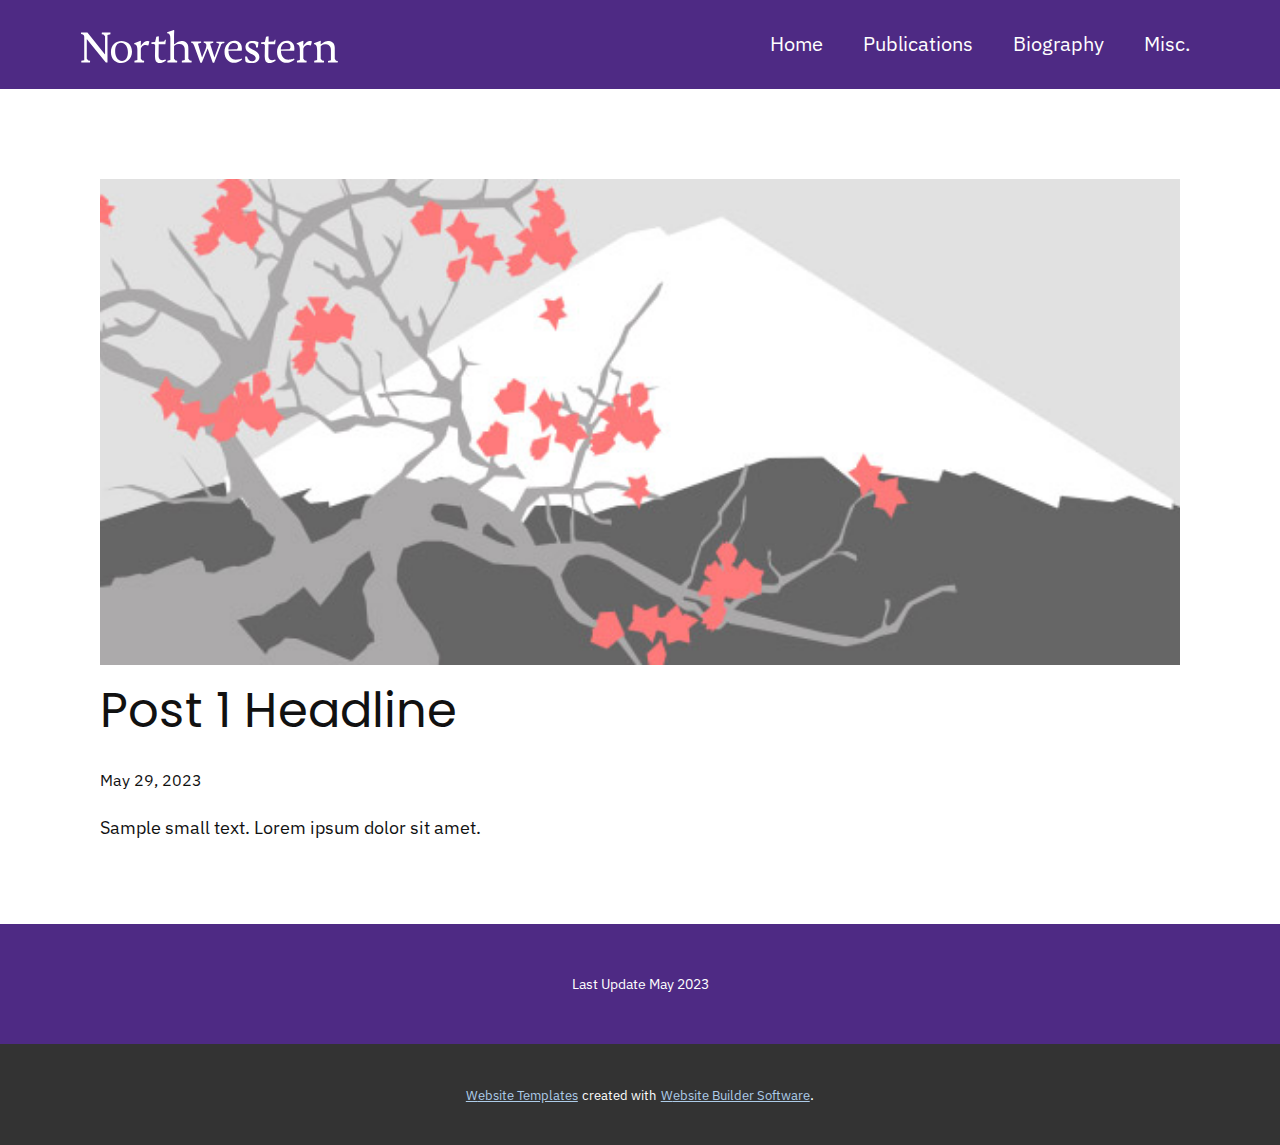
<file: blog/post.html>
<!DOCTYPE html>
<html style="font-size: 16px;" lang="en"><head>
    <meta name="viewport" content="width=device-width, initial-scale=1.0">
    <meta charset="utf-8">
    <meta name="keywords" content="Post 1 Headline">
    <meta name="description" content="">
    <title>Post 1 Headline</title>
    <link rel="stylesheet" href="../nicepage.css" media="screen">
<link rel="stylesheet" href="../Post-Template.css" media="screen">
    <script class="u-script" type="text/javascript" src="../jquery.js" defer=""></script>
    <script class="u-script" type="text/javascript" src="../nicepage.js" defer=""></script>
    <meta name="generator" content="Nicepage 5.10.10, nicepage.com">
    <link id="u-theme-google-font" rel="stylesheet" href="https://fonts.googleapis.com/css2?family=Poppins:ital,wght@0,300;0,400;0,500;0,600;0,700;0,800;0,900;1,300;1,400;1,500;1,600;1,700&family=IBM+Plex+Sans:ital,wght@0,300;0,400;0,500;0,600;0,700;1,300;1,400;1,500;1,600;1,700&display=swap">
    
    
    <script type="application/ld+json">{
		"@context": "http://schema.org",
		"@type": "Organization",
		"name": "",
		"logo": "images/nu_white_logo.svg"
}</script>
    <meta name="theme-color" content="#478ac9">
  <meta data-intl-tel-input-cdn-path="intlTelInput/"></head>
  <body class="u-body u-xl-mode" data-lang="en"><header class="u-clearfix u-custom-color-1 u-header u-header" id="sec-6aa5"><div class="u-clearfix u-sheet u-sheet-1">
        <nav class="u-menu u-menu-one-level u-offcanvas u-menu-1">
          <div class="menu-collapse" style="font-size: 1.25rem; letter-spacing: 0px; font-weight: 400;">
            <a class="u-button-style u-custom-left-right-menu-spacing u-custom-padding-bottom u-custom-top-bottom-menu-spacing u-nav-link u-text-active-palette-1-base u-text-hover-palette-2-base" href="#">
              <svg class="u-svg-link" viewBox="0 0 24 24"><use xmlns:xlink="http://www.w3.org/1999/xlink" xlink:href="#menu-hamburger"></use></svg>
              <svg class="u-svg-content" version="1.1" id="menu-hamburger" viewBox="0 0 16 16" x="0px" y="0px" xmlns:xlink="http://www.w3.org/1999/xlink" xmlns="http://www.w3.org/2000/svg"><g><rect y="1" width="16" height="2"></rect><rect y="7" width="16" height="2"></rect><rect y="13" width="16" height="2"></rect>
</g></svg>
            </a>
          </div>
          <div class="u-custom-menu u-nav-container">
            <ul class="u-nav u-unstyled u-nav-1"><li class="u-nav-item"><a class="u-button-style u-nav-link u-text-active-palette-1-base u-text-hover-palette-2-base" href="../Home.html" style="padding: 10px 20px;">Home</a>
</li><li class="u-nav-item"><a class="u-button-style u-nav-link u-text-active-palette-1-base u-text-hover-palette-2-base" href="../Publications.html" style="padding: 10px 20px;">Publications</a>
</li><li class="u-nav-item"><a class="u-button-style u-nav-link u-text-active-palette-1-base u-text-hover-palette-2-base" href="../Biography.html" style="padding: 10px 20px;">Biography</a>
</li><li class="u-nav-item"><a class="u-button-style u-nav-link u-text-active-palette-1-base u-text-hover-palette-2-base" href="../Misc.html" style="padding: 10px 20px;">Misc.</a>
</li></ul>
          </div>
          <div class="u-custom-menu u-nav-container-collapse">
            <div class="u-black u-container-style u-inner-container-layout u-opacity u-opacity-95 u-sidenav">
              <div class="u-inner-container-layout u-sidenav-overflow">
                <div class="u-menu-close"></div>
                <ul class="u-align-center u-nav u-popupmenu-items u-unstyled u-nav-2"><li class="u-nav-item"><a class="u-button-style u-nav-link" href="../Home.html">Home</a>
</li><li class="u-nav-item"><a class="u-button-style u-nav-link" href="../Publications.html">Publications</a>
</li><li class="u-nav-item"><a class="u-button-style u-nav-link" href="../Biography.html">Biography</a>
</li><li class="u-nav-item"><a class="u-button-style u-nav-link" href="../Misc.html">Misc.</a>
</li></ul>
              </div>
            </div>
            <div class="u-black u-menu-overlay u-opacity u-opacity-70"></div>
          </div>
        </nav>
        <a href="https://www.northwestern.edu/" class="u-image u-logo u-image-1" data-image-width="300" data-image-height="38" title="Northwestern">
          <img src="../images/nu_white_logo.svg" class="u-logo-image u-logo-image-1">
        </a>
      </div></header>
    <section class="u-align-center u-clearfix u-section-1" id="sec-5289">
      <div class="u-clearfix u-sheet u-valign-middle-md u-valign-middle-sm u-valign-middle-xs u-sheet-1"><!--post_details--><!--post_details_options_json--><!--{"source":""}--><!--/post_details_options_json--><!--blog_post-->
        <div class="u-container-style u-expanded-width u-post-details u-post-details-1">
          <div class="u-container-layout u-valign-middle u-container-layout-1"><!--blog_post_image-->
            <img alt="" class="u-blog-control u-expanded-width u-image u-image-default u-image-1" src="../images/0fd3416c.jpeg"><!--/blog_post_image--><!--blog_post_header-->
            <h2 class="u-blog-control u-text u-text-1">Post 1 Headline</h2><!--/blog_post_header--><!--blog_post_metadata-->
            <div class="u-blog-control u-metadata u-metadata-1"><!--blog_post_metadata_date-->
              <span class="u-meta-date u-meta-icon">May 29, 2023</span><!--/blog_post_metadata_date--><!--blog_post_metadata_category-->
              <!--/blog_post_metadata_category--><!--blog_post_metadata_comments-->
              <!--/blog_post_metadata_comments-->
            </div><!--/blog_post_metadata--><!--blog_post_content-->
            <div class="u-align-justify u-blog-control u-post-content u-text u-text-2 fr-view">
  Sample small text. Lorem ipsum dolor sit amet.
  </div><!--/blog_post_content-->
          </div>
        </div><!--/blog_post--><!--/post_details-->
      </div>
    </section>
    
    
    <footer class="u-align-center u-clearfix u-custom-color-1 u-footer u-footer" id="sec-a980"><div class="u-clearfix u-sheet u-sheet-1">
        <p class="u-small-text u-text u-text-variant u-text-1">Last Update May 2023</p>
      </div></footer>
    <section class="u-backlink u-clearfix u-grey-80">
      <a class="u-link" href="https://nicepage.com/website-templates" target="_blank">
        <span>Website Templates</span>
      </a>
      <p class="u-text">
        <span>created with</span>
      </p>
      <a class="u-link" href="" target="_blank">
        <span>Website Builder Software</span>
      </a>. 
    </section>
  
</body></html>
</file>
